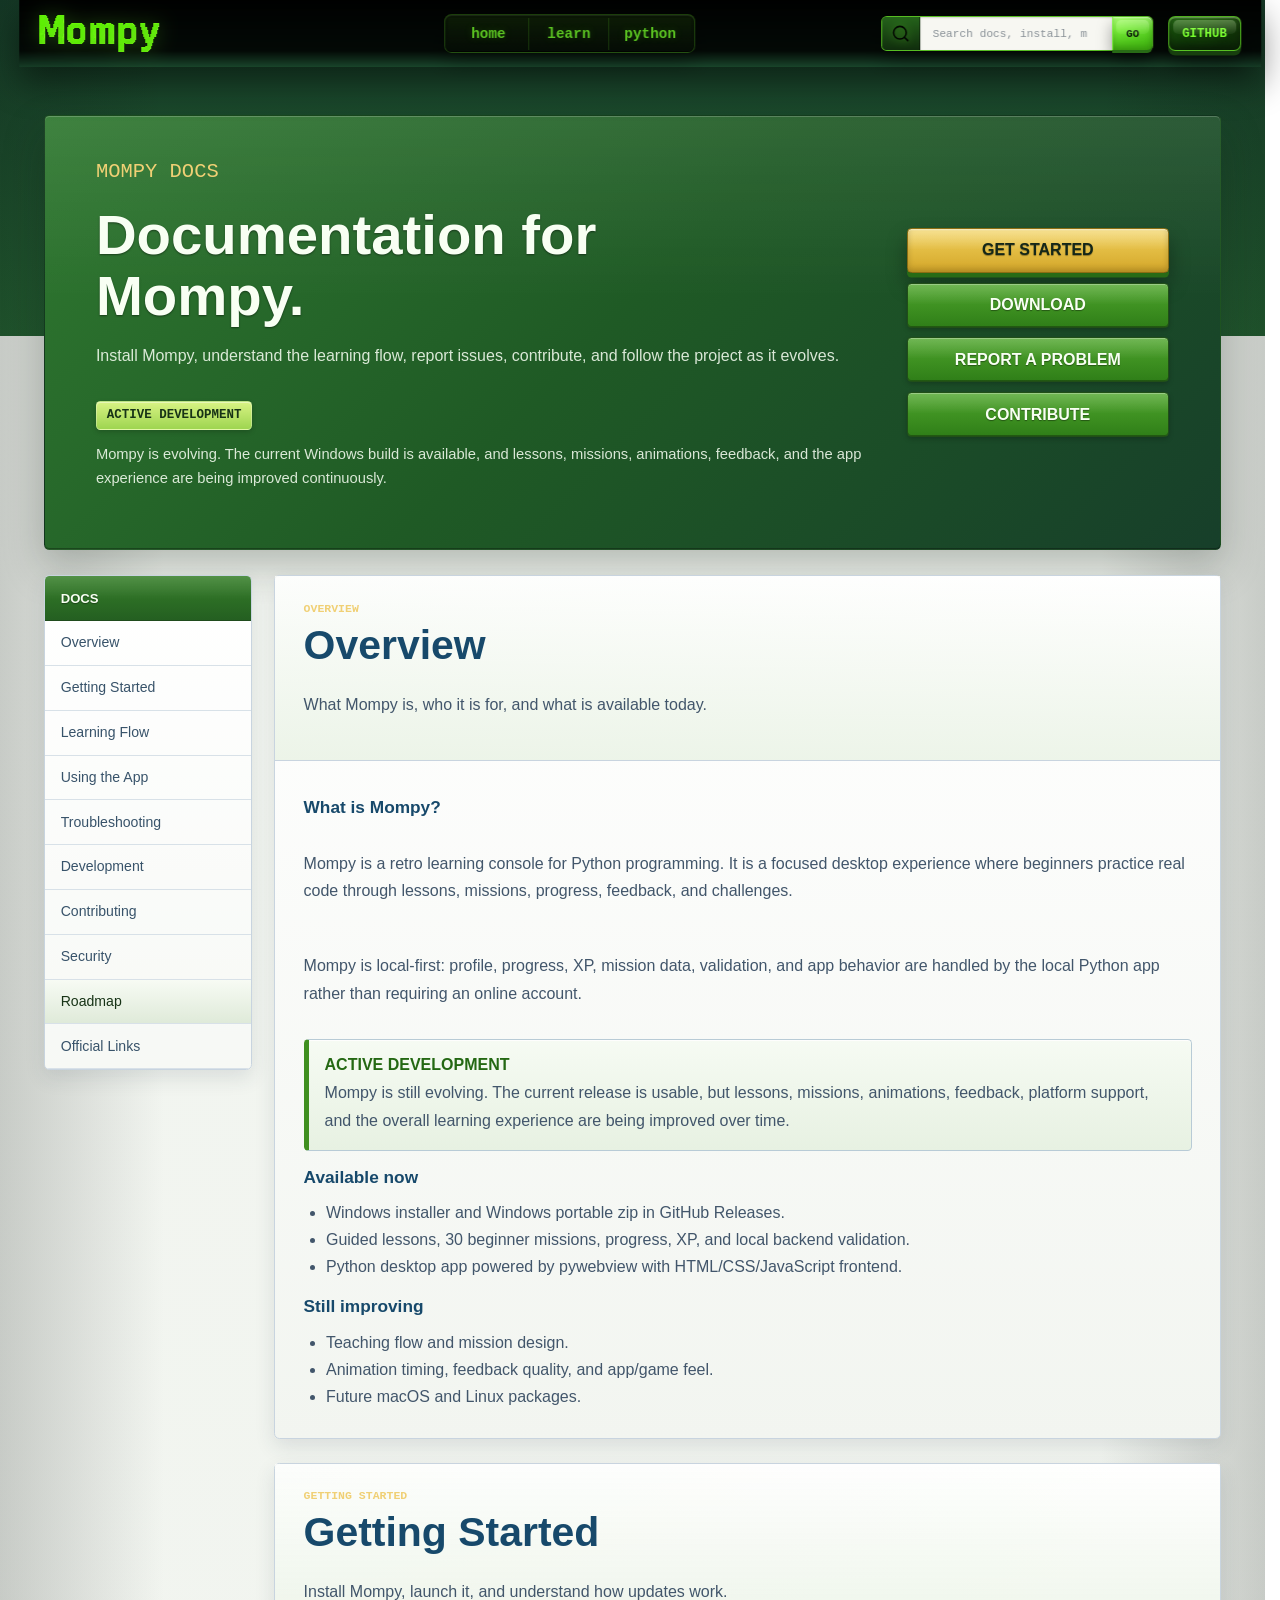
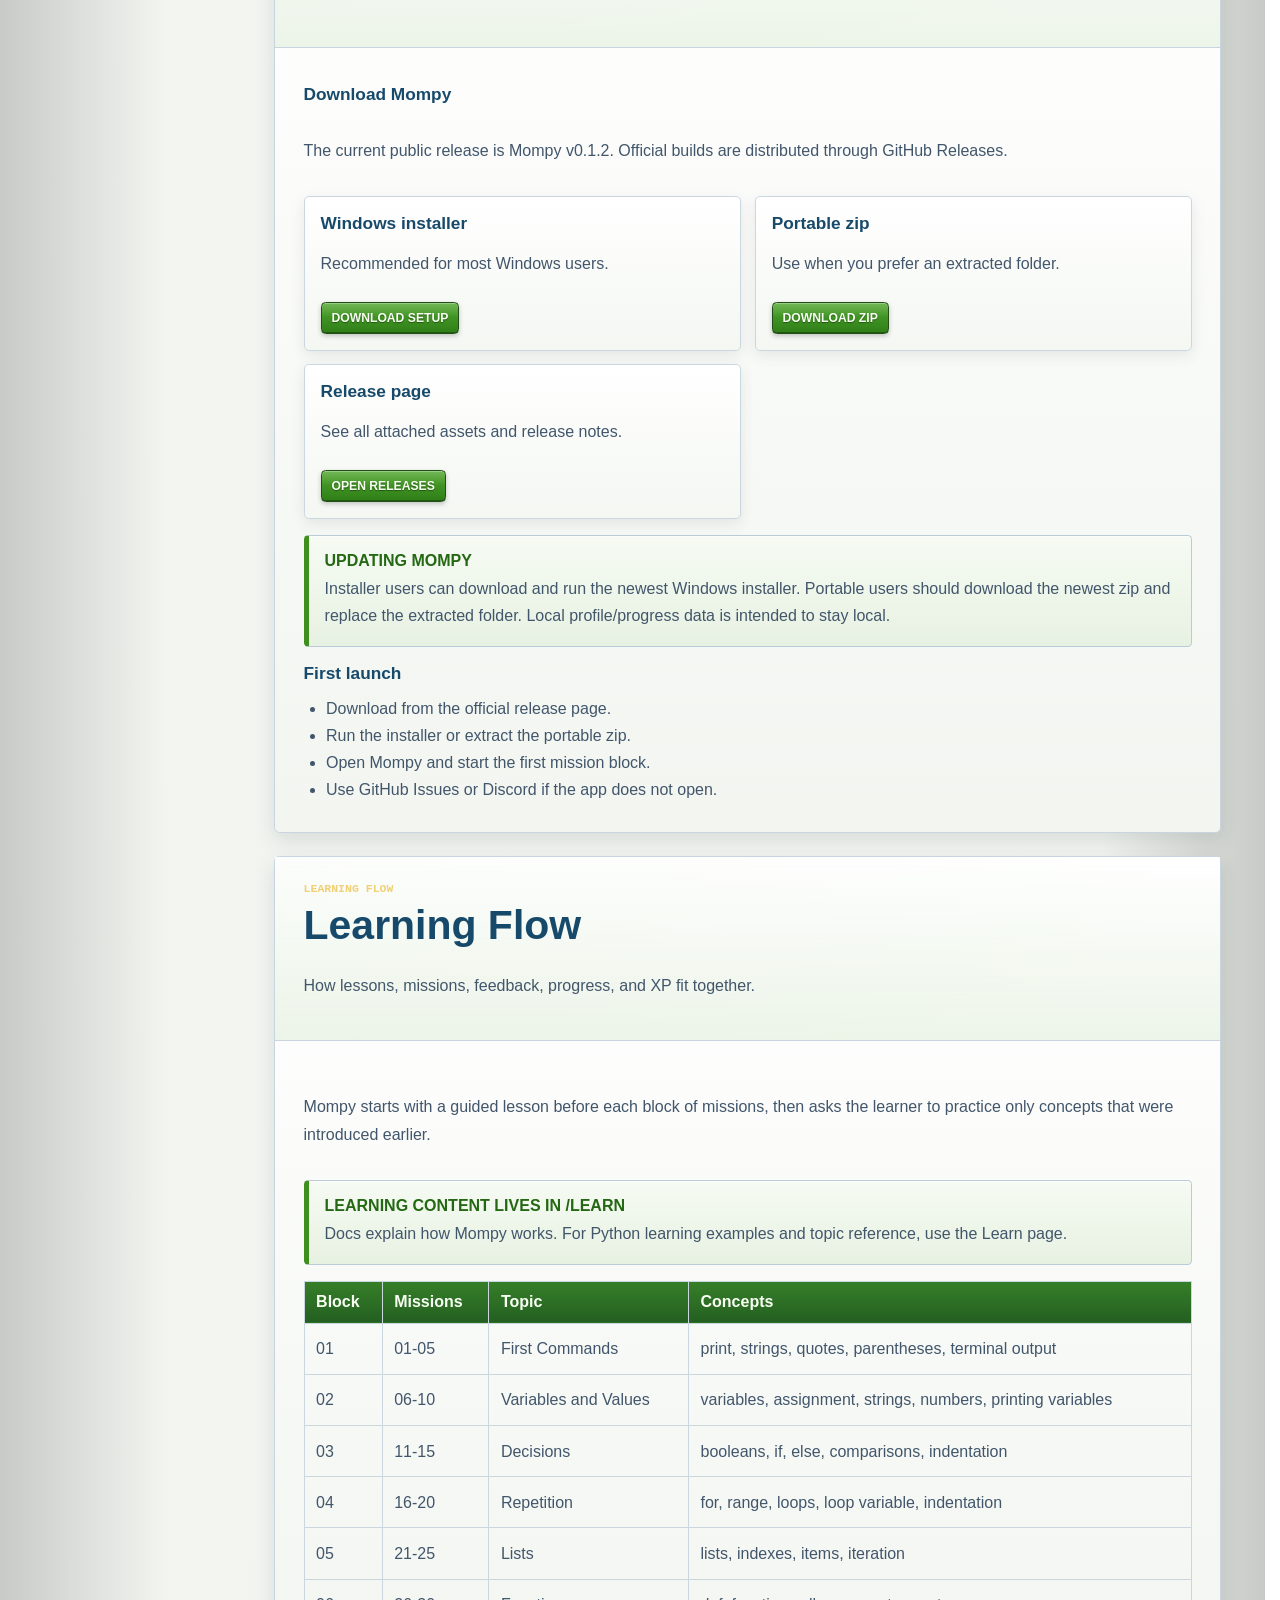
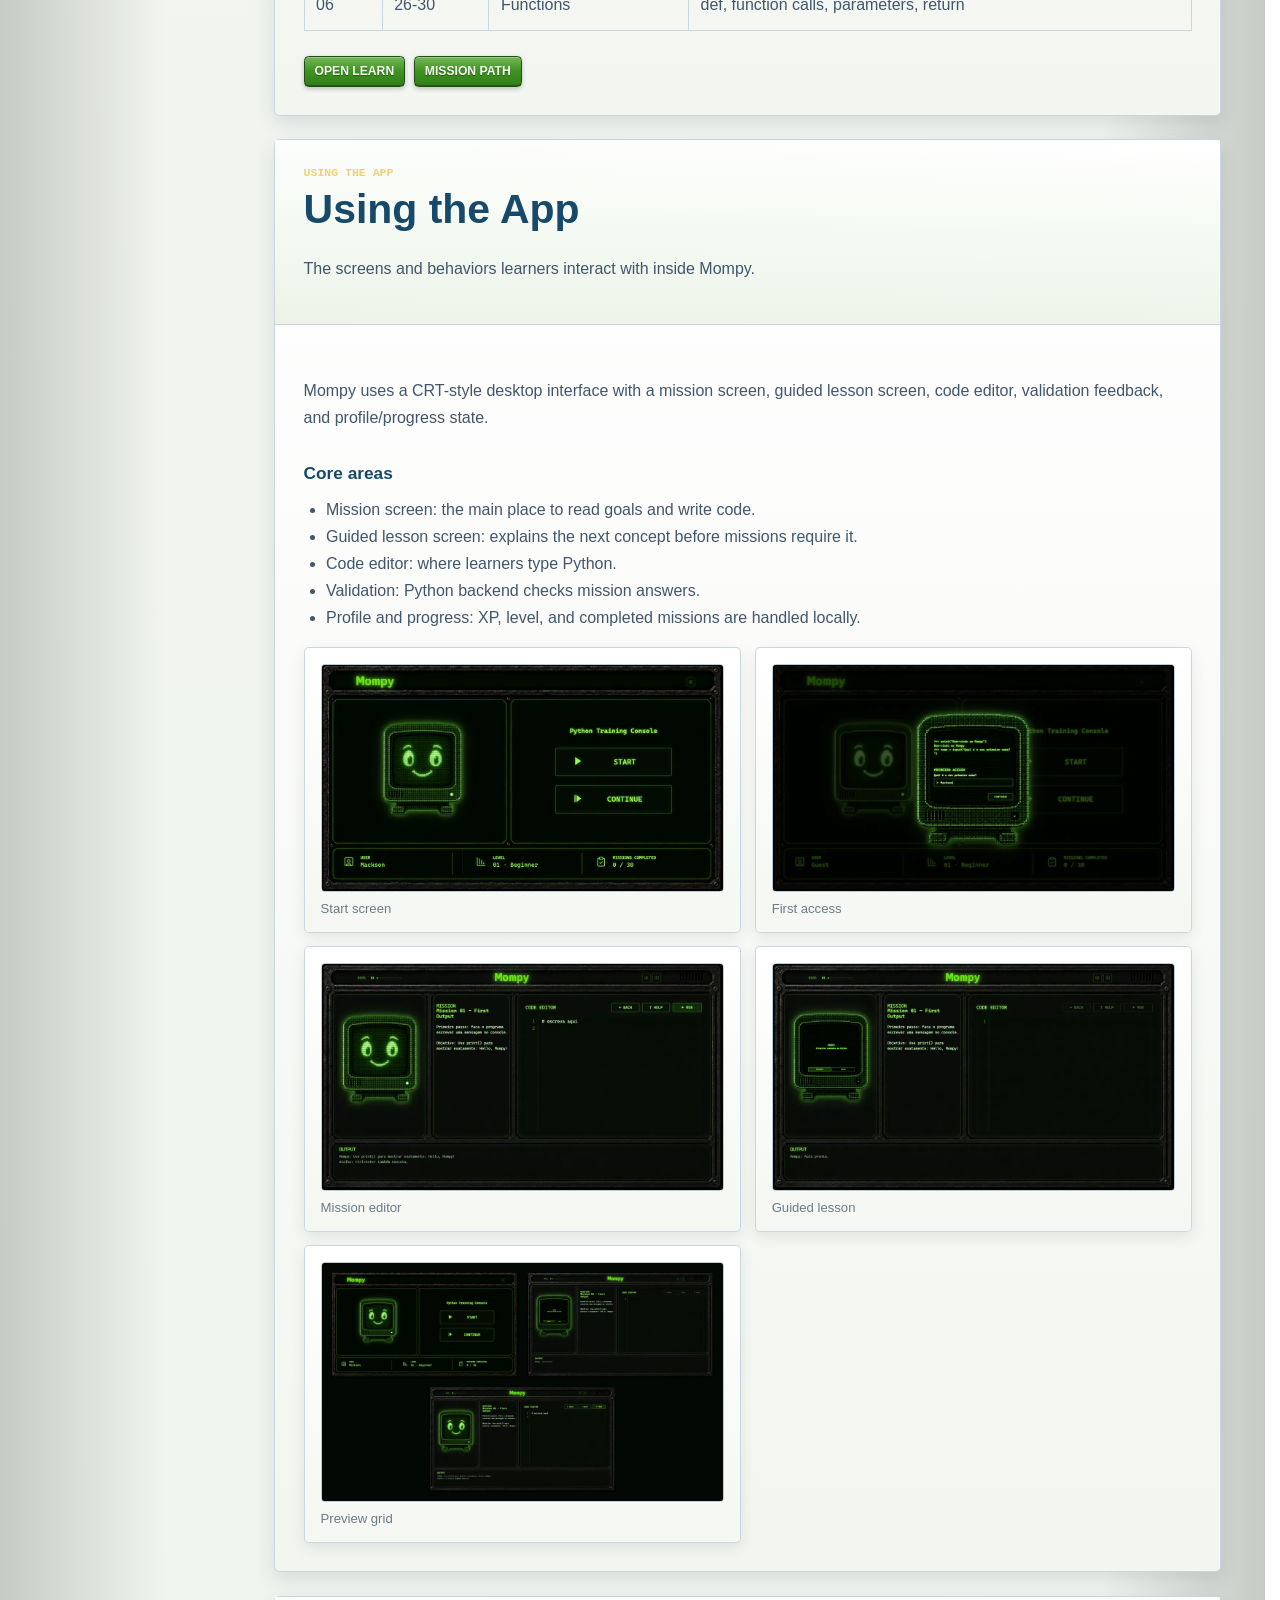
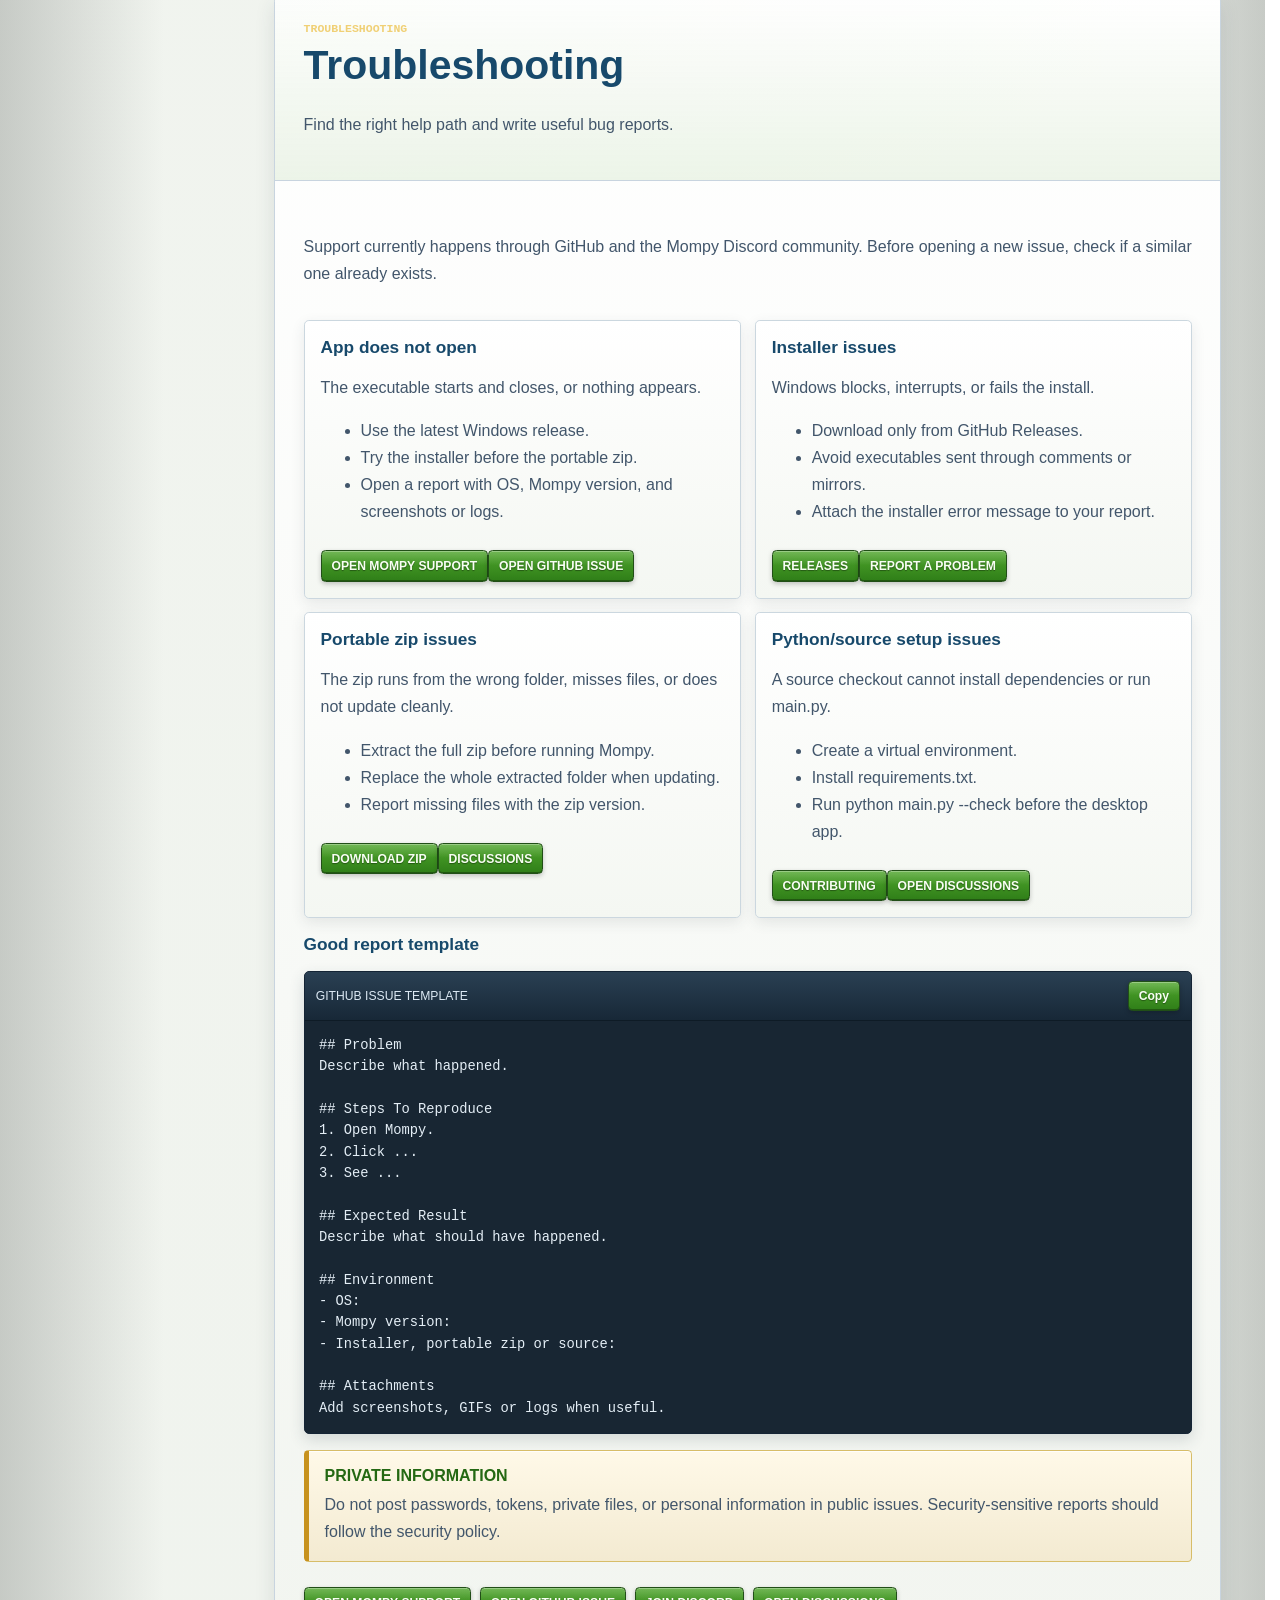
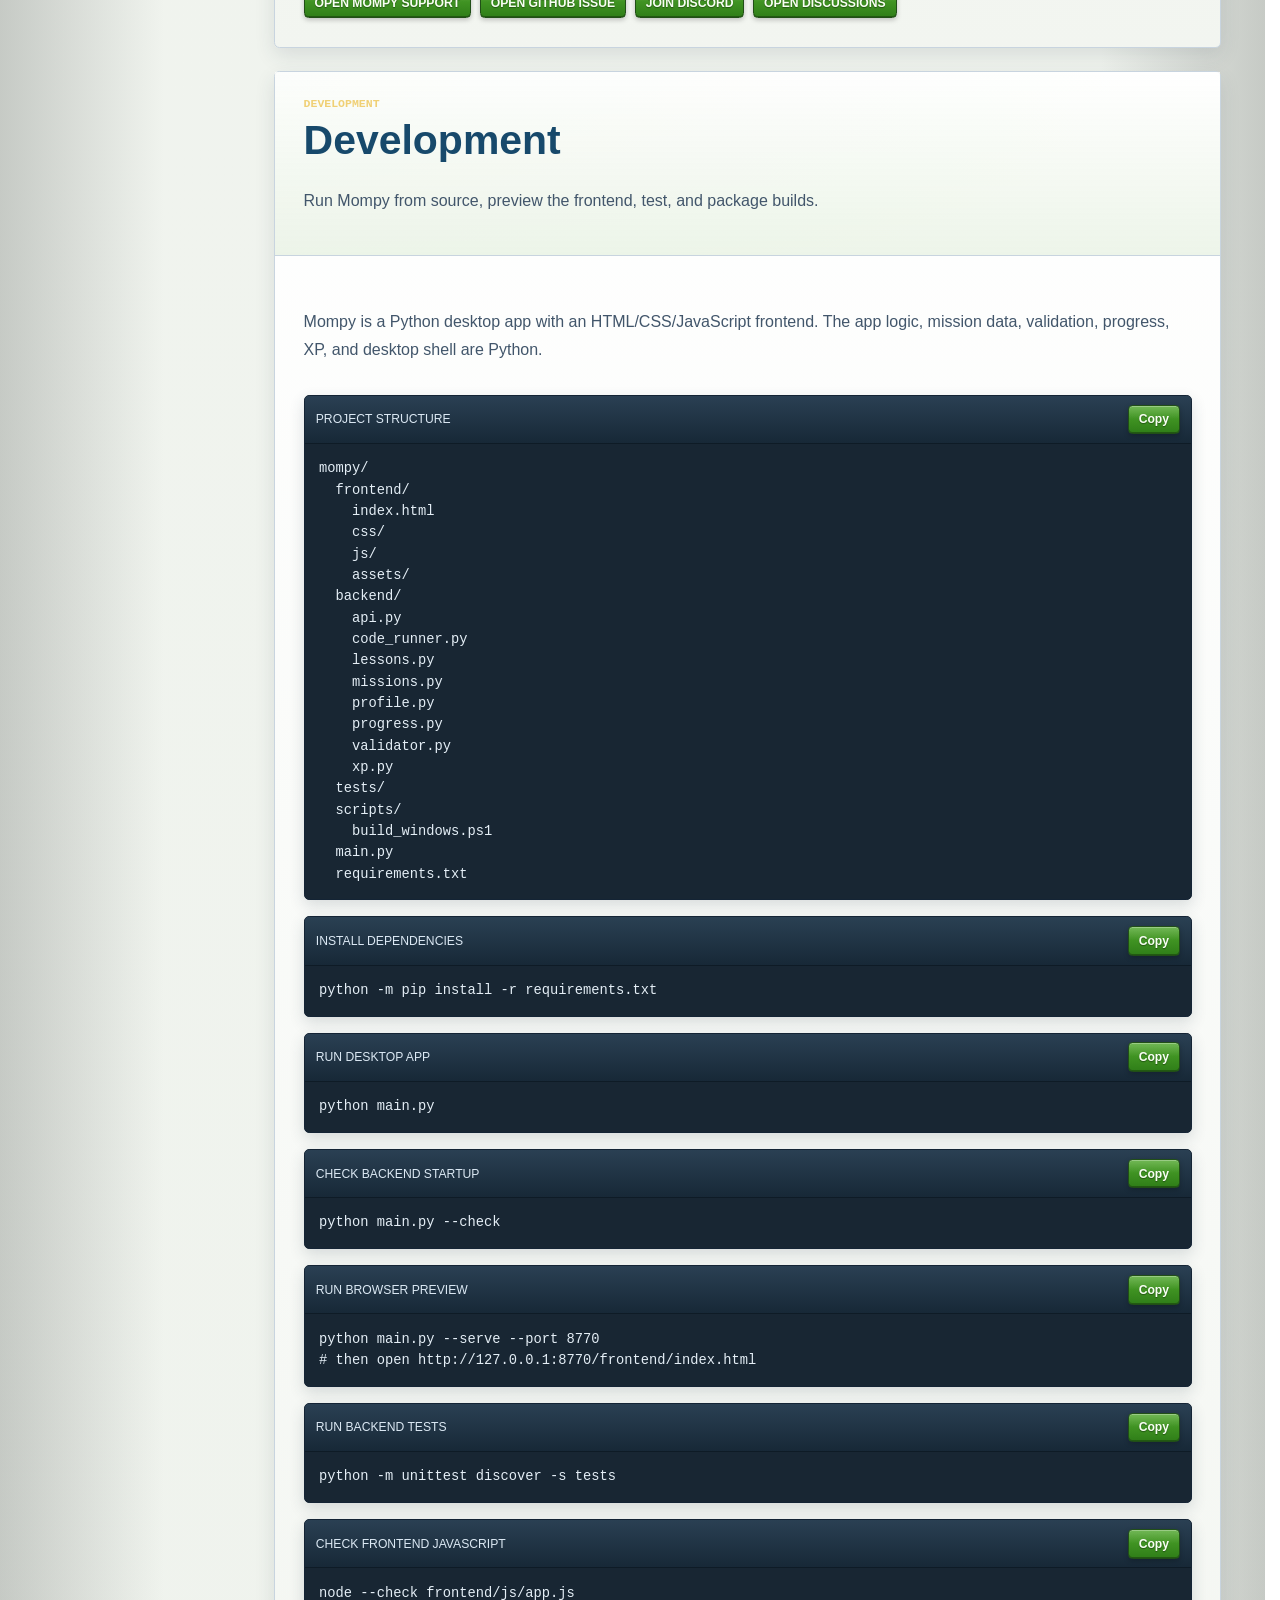
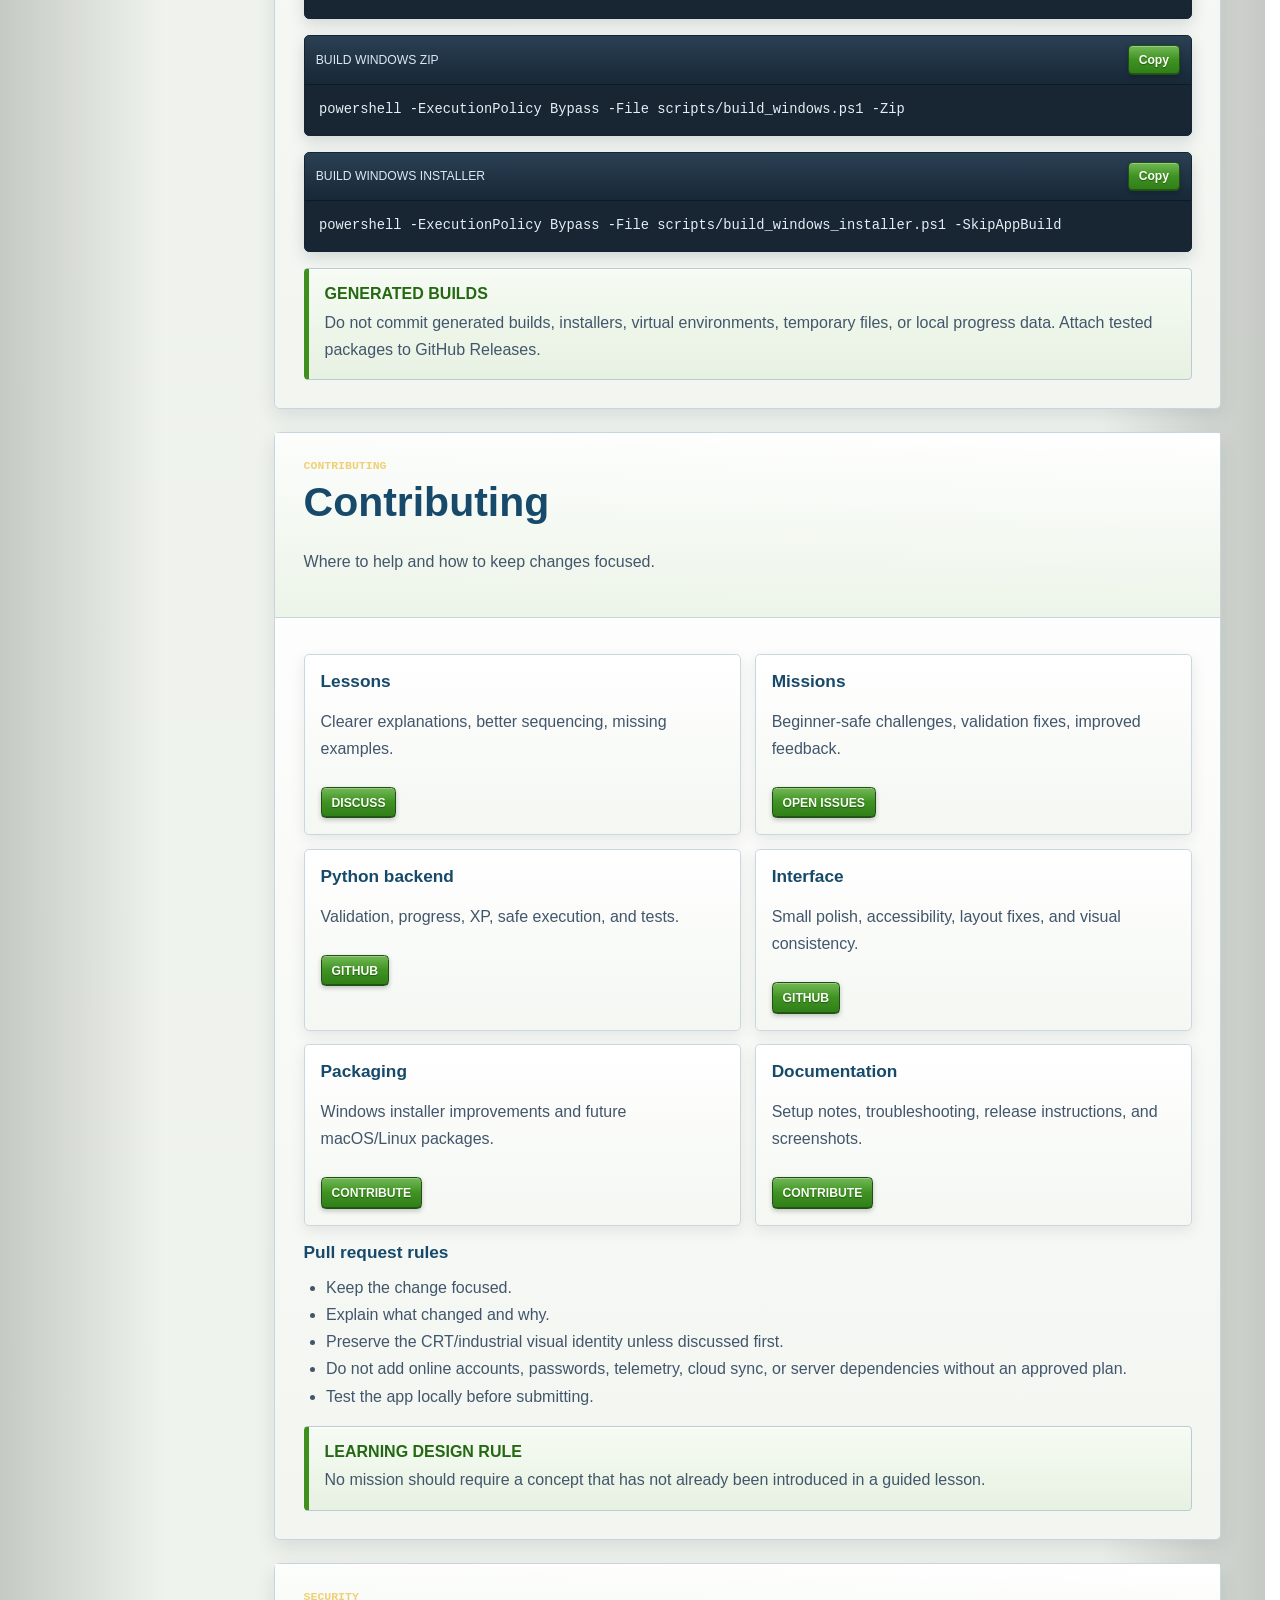
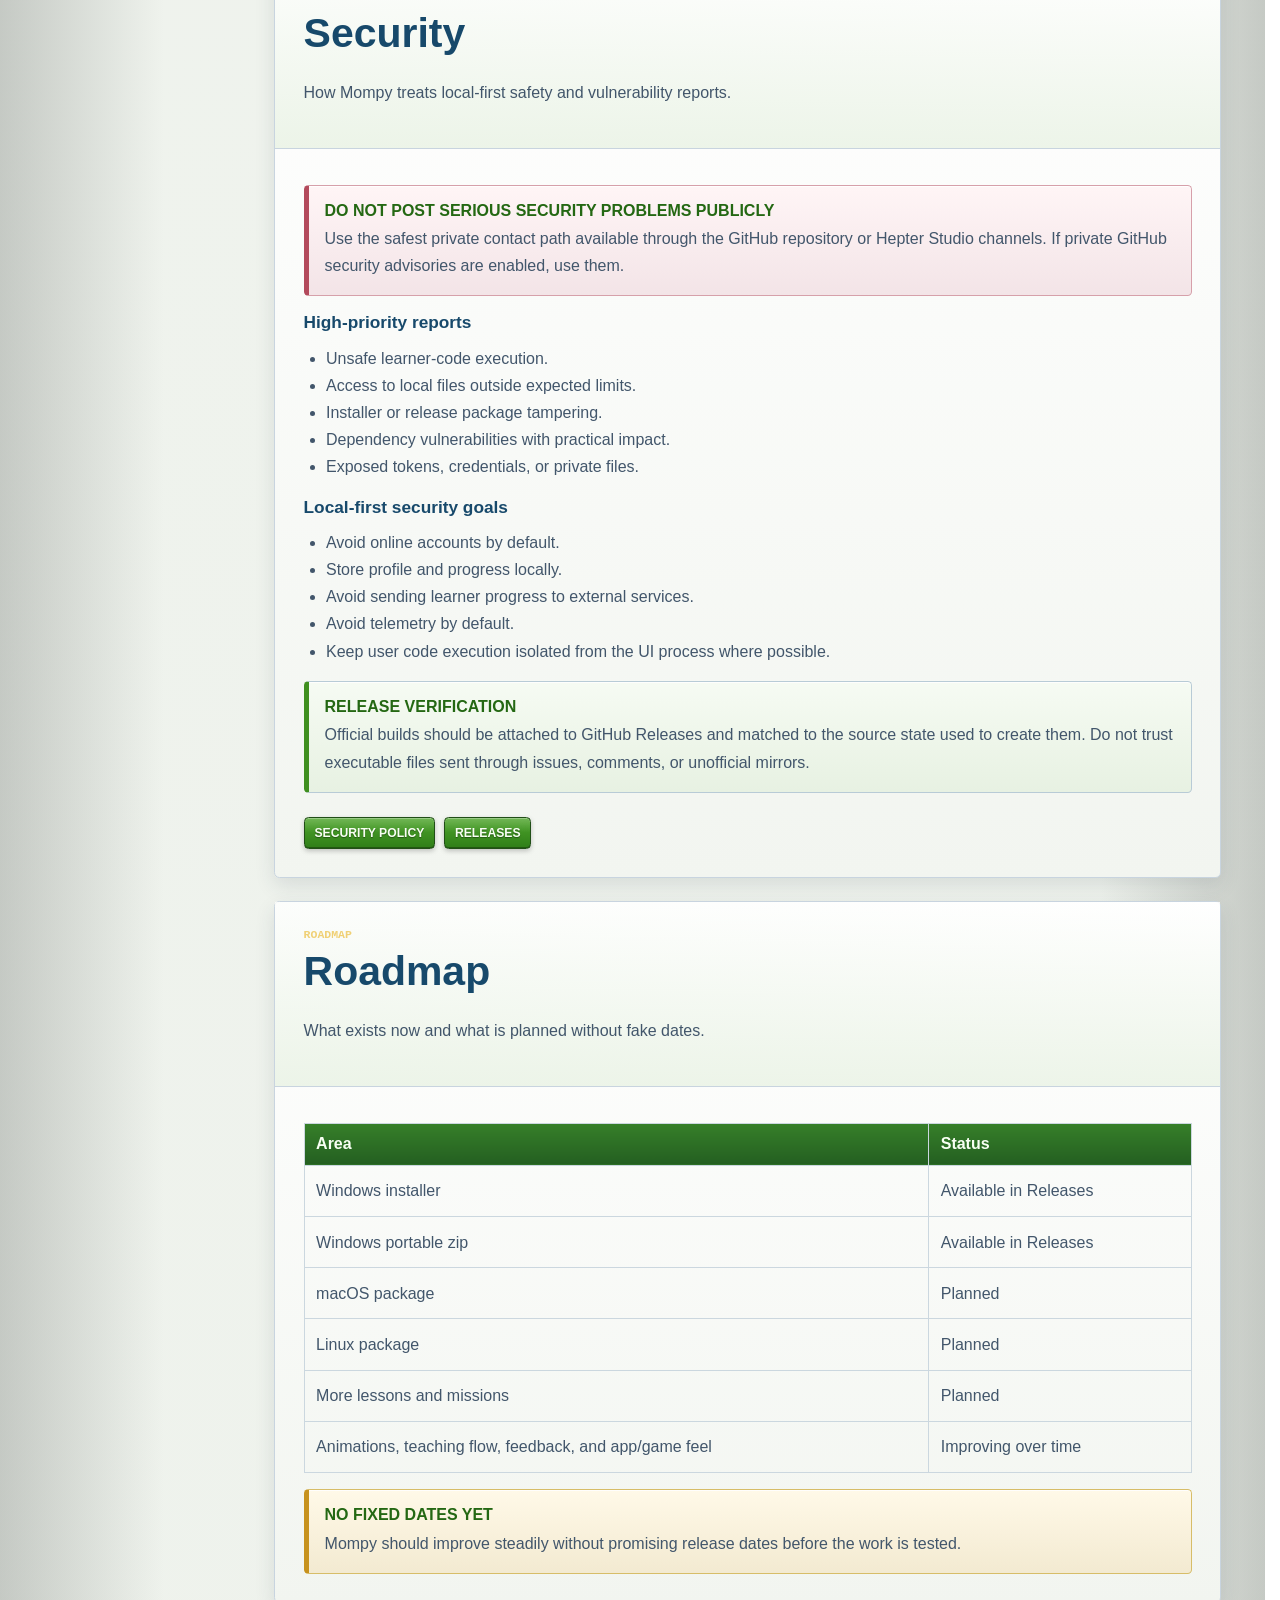
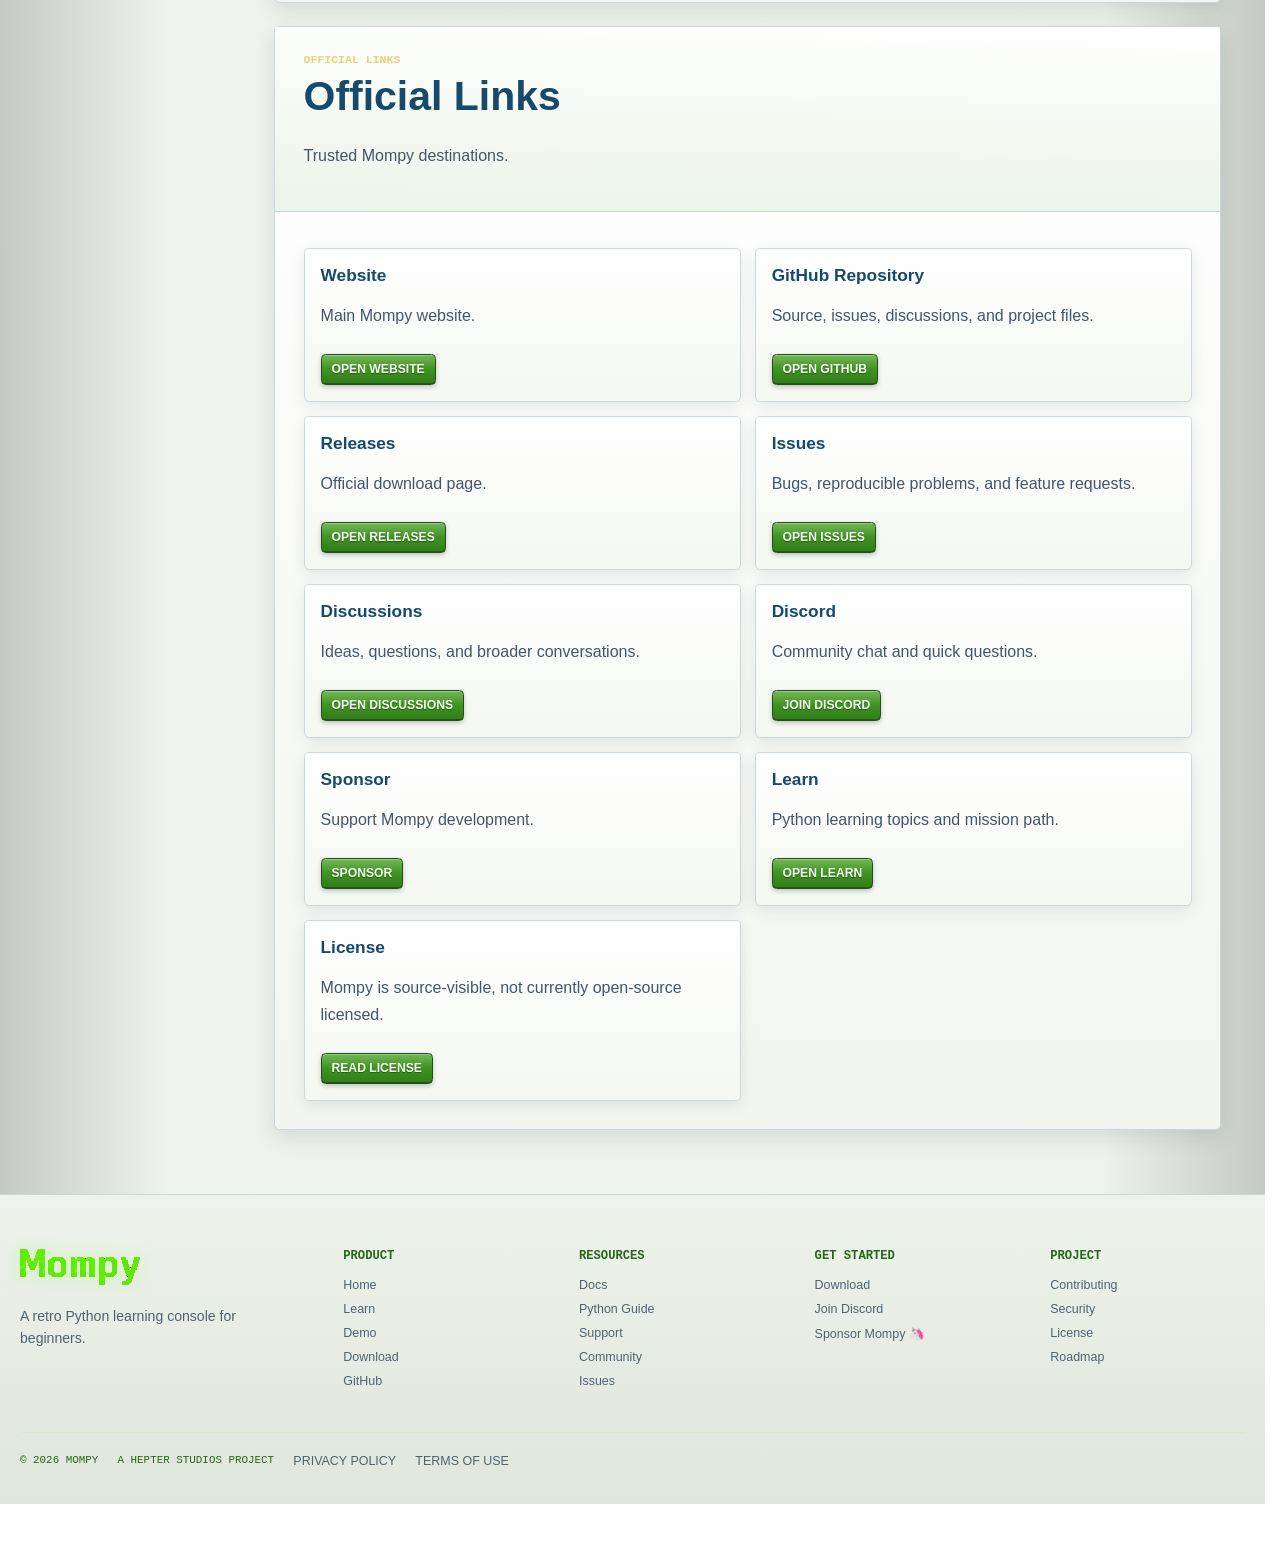
<file: docs/index.html>
<!doctype html>
<html lang="en">
  <head>
    <meta charset="utf-8" />
    <meta http-equiv="refresh" content="0; url=../docs.html" />
    <title>Mompy Docs</title>
    <script>location.replace("../docs.html" + location.hash);</script>
  </head>
  <body>
    <a href="../docs.html">Open Mompy Docs</a>
  </body>
</html>
</file>
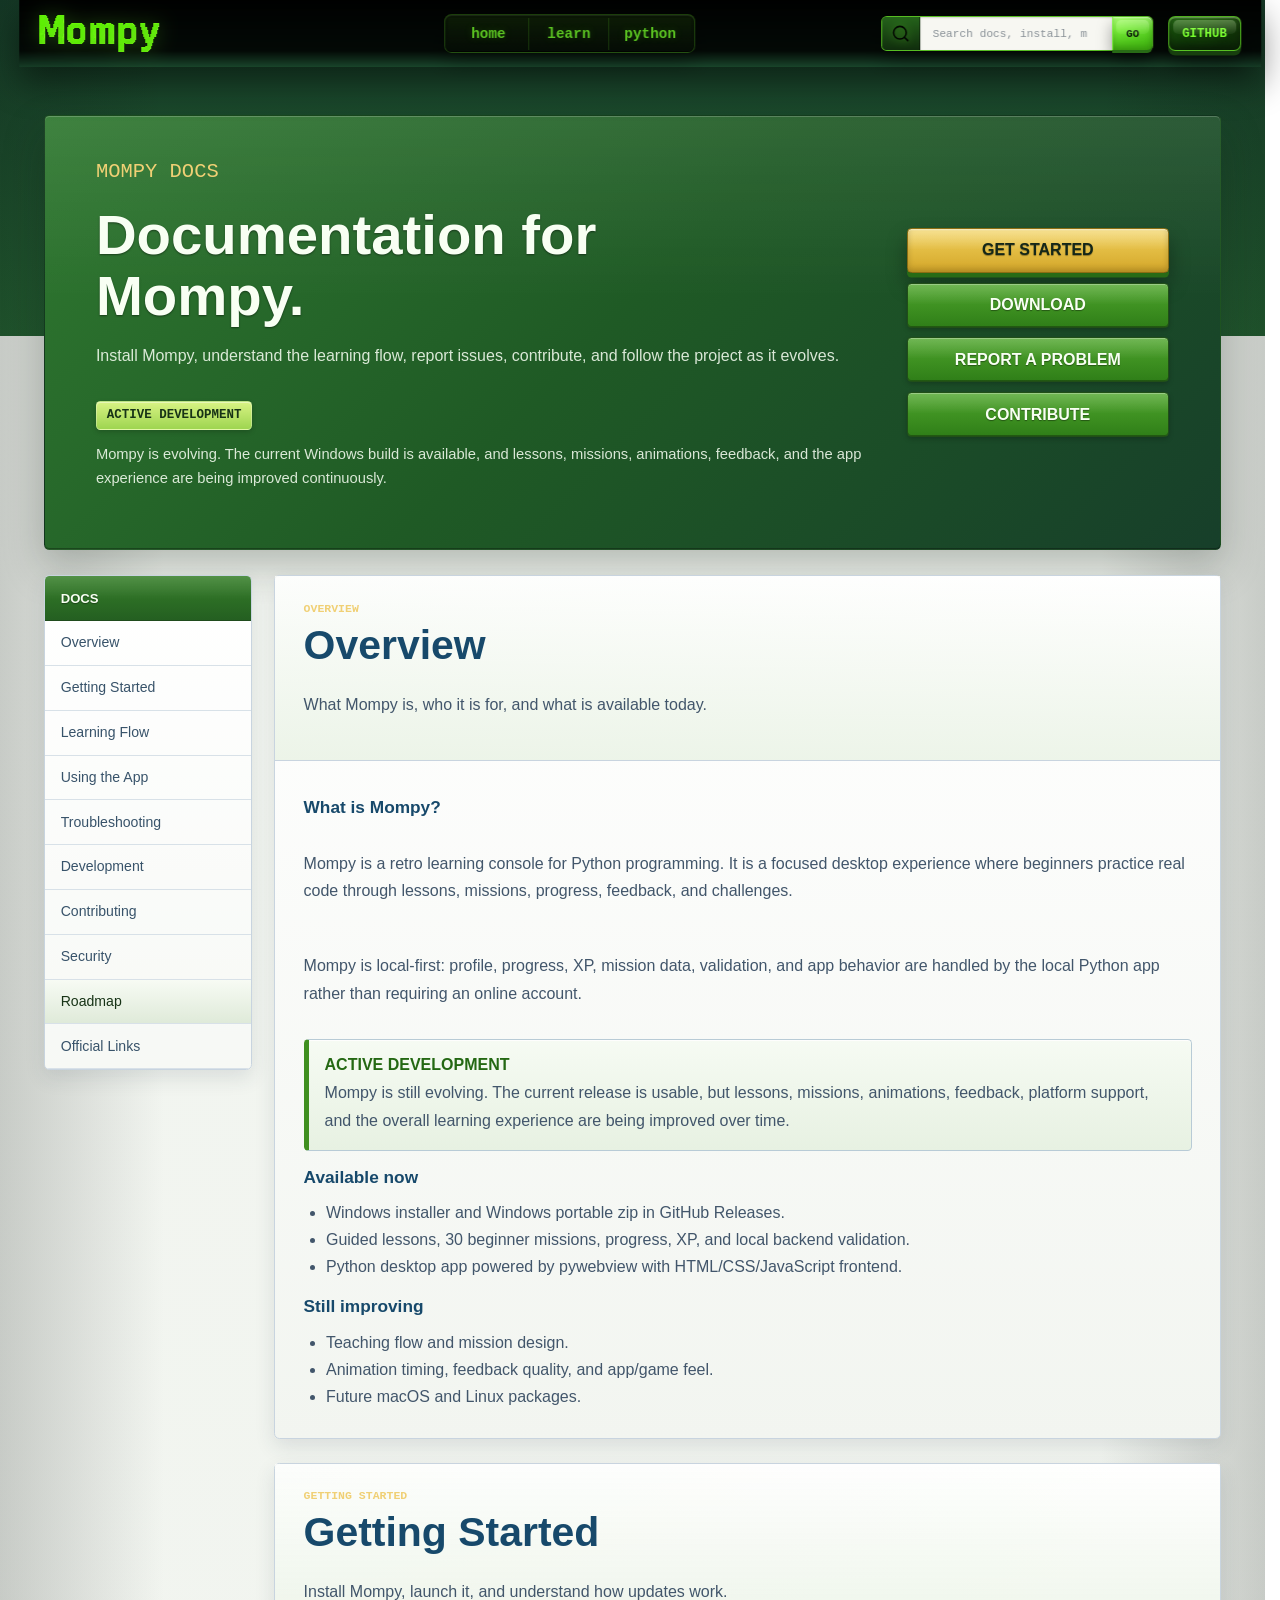
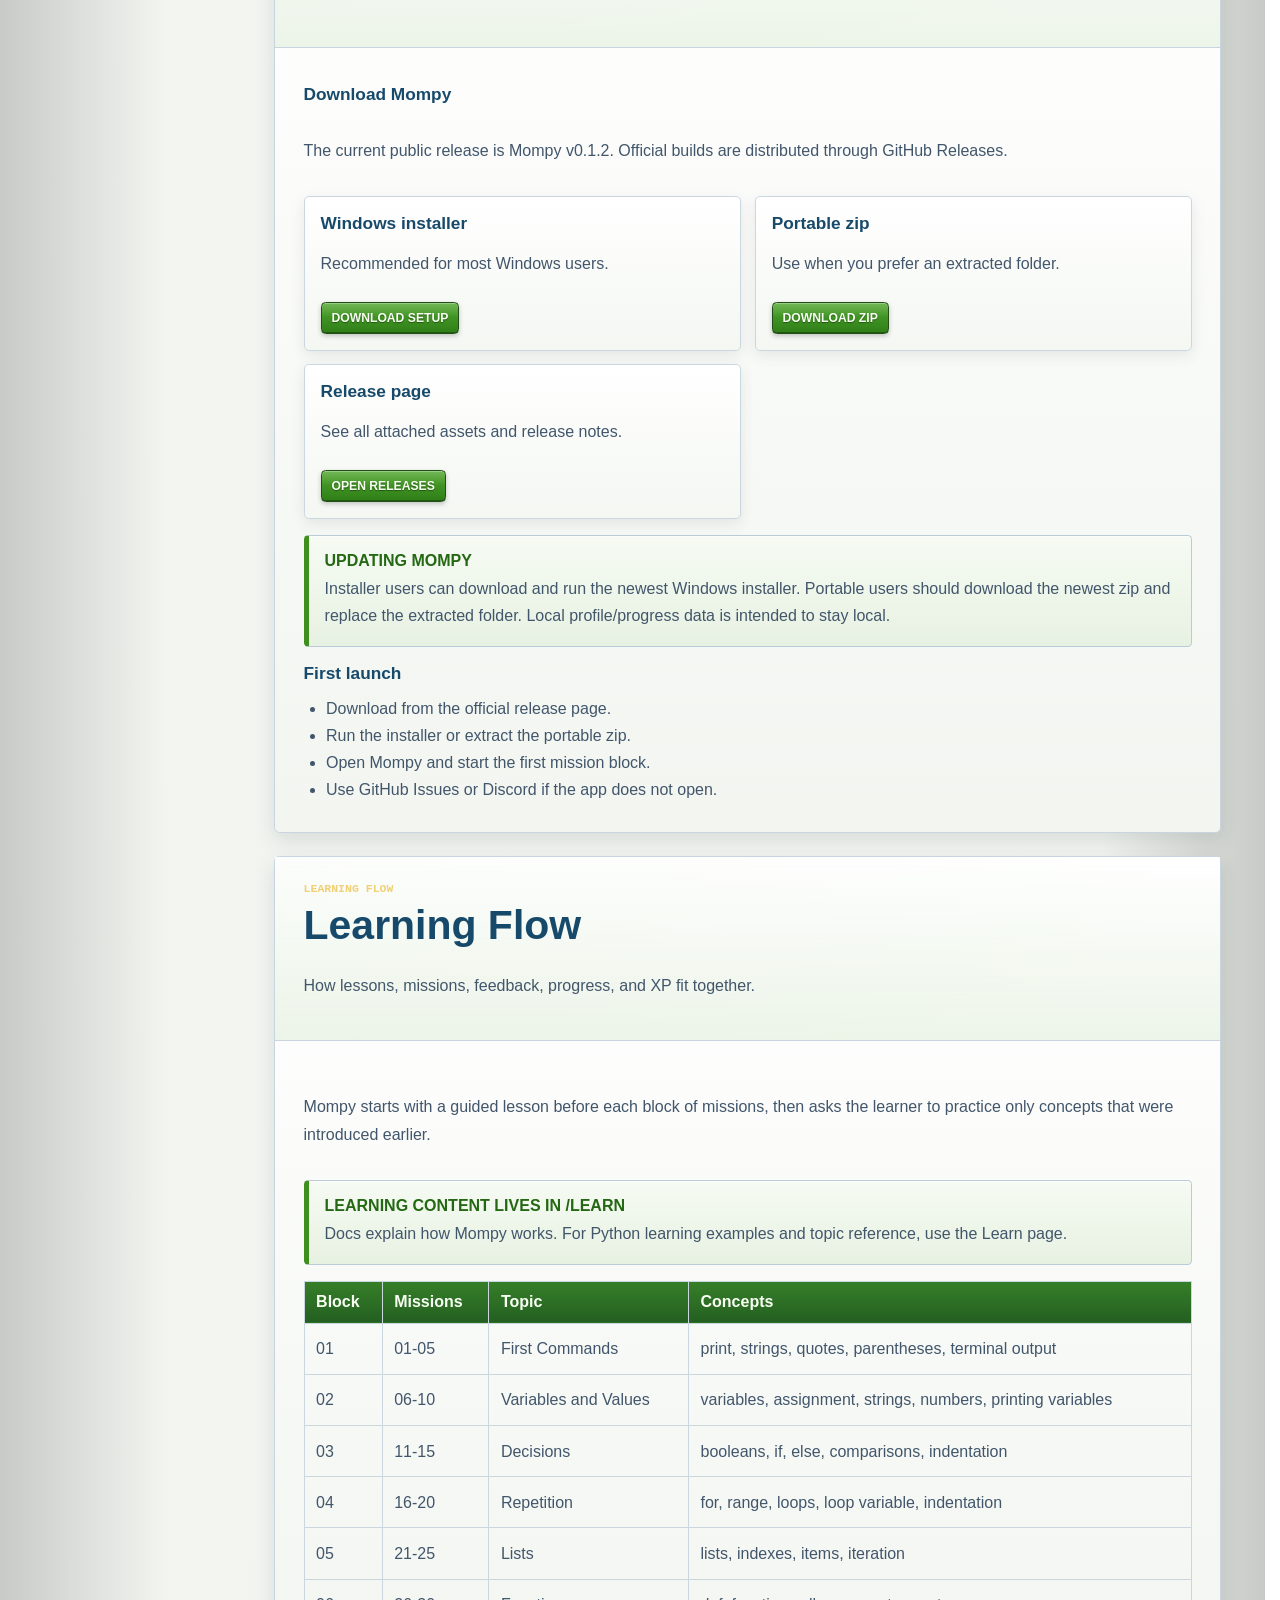
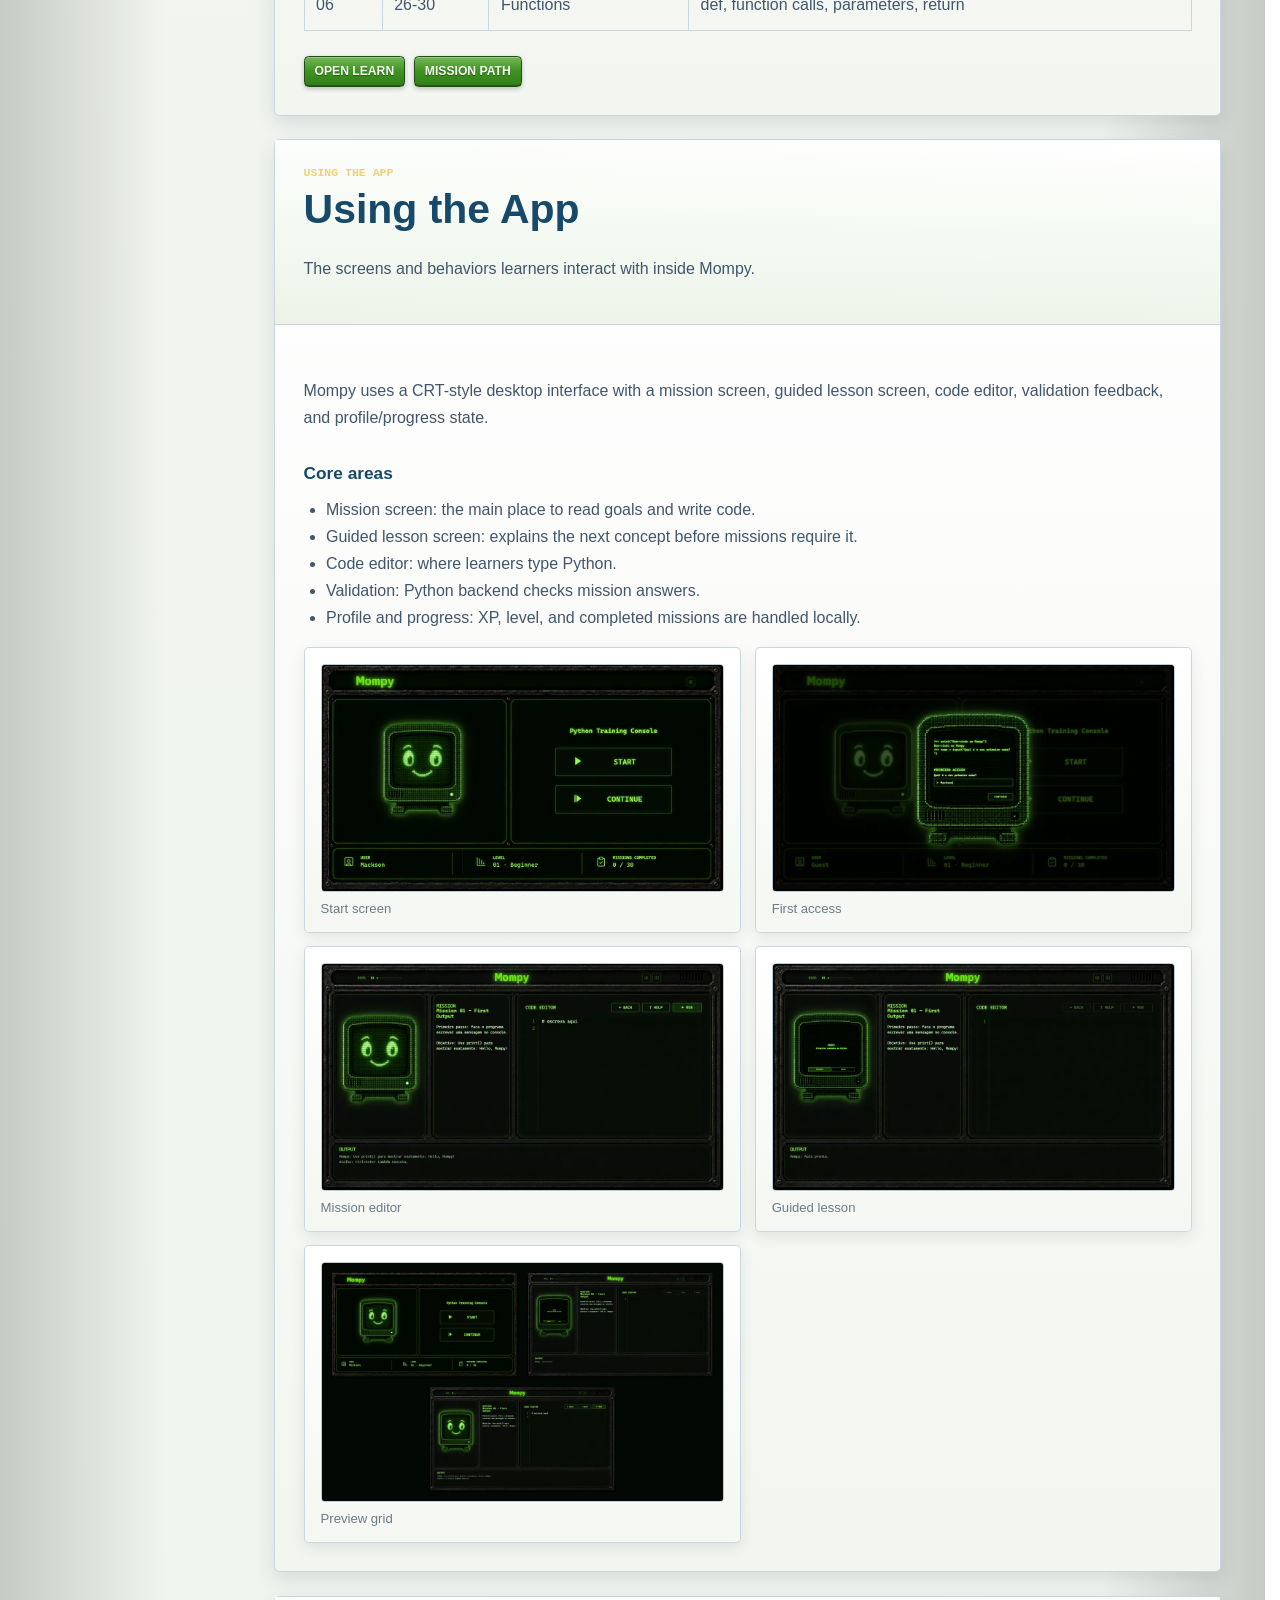
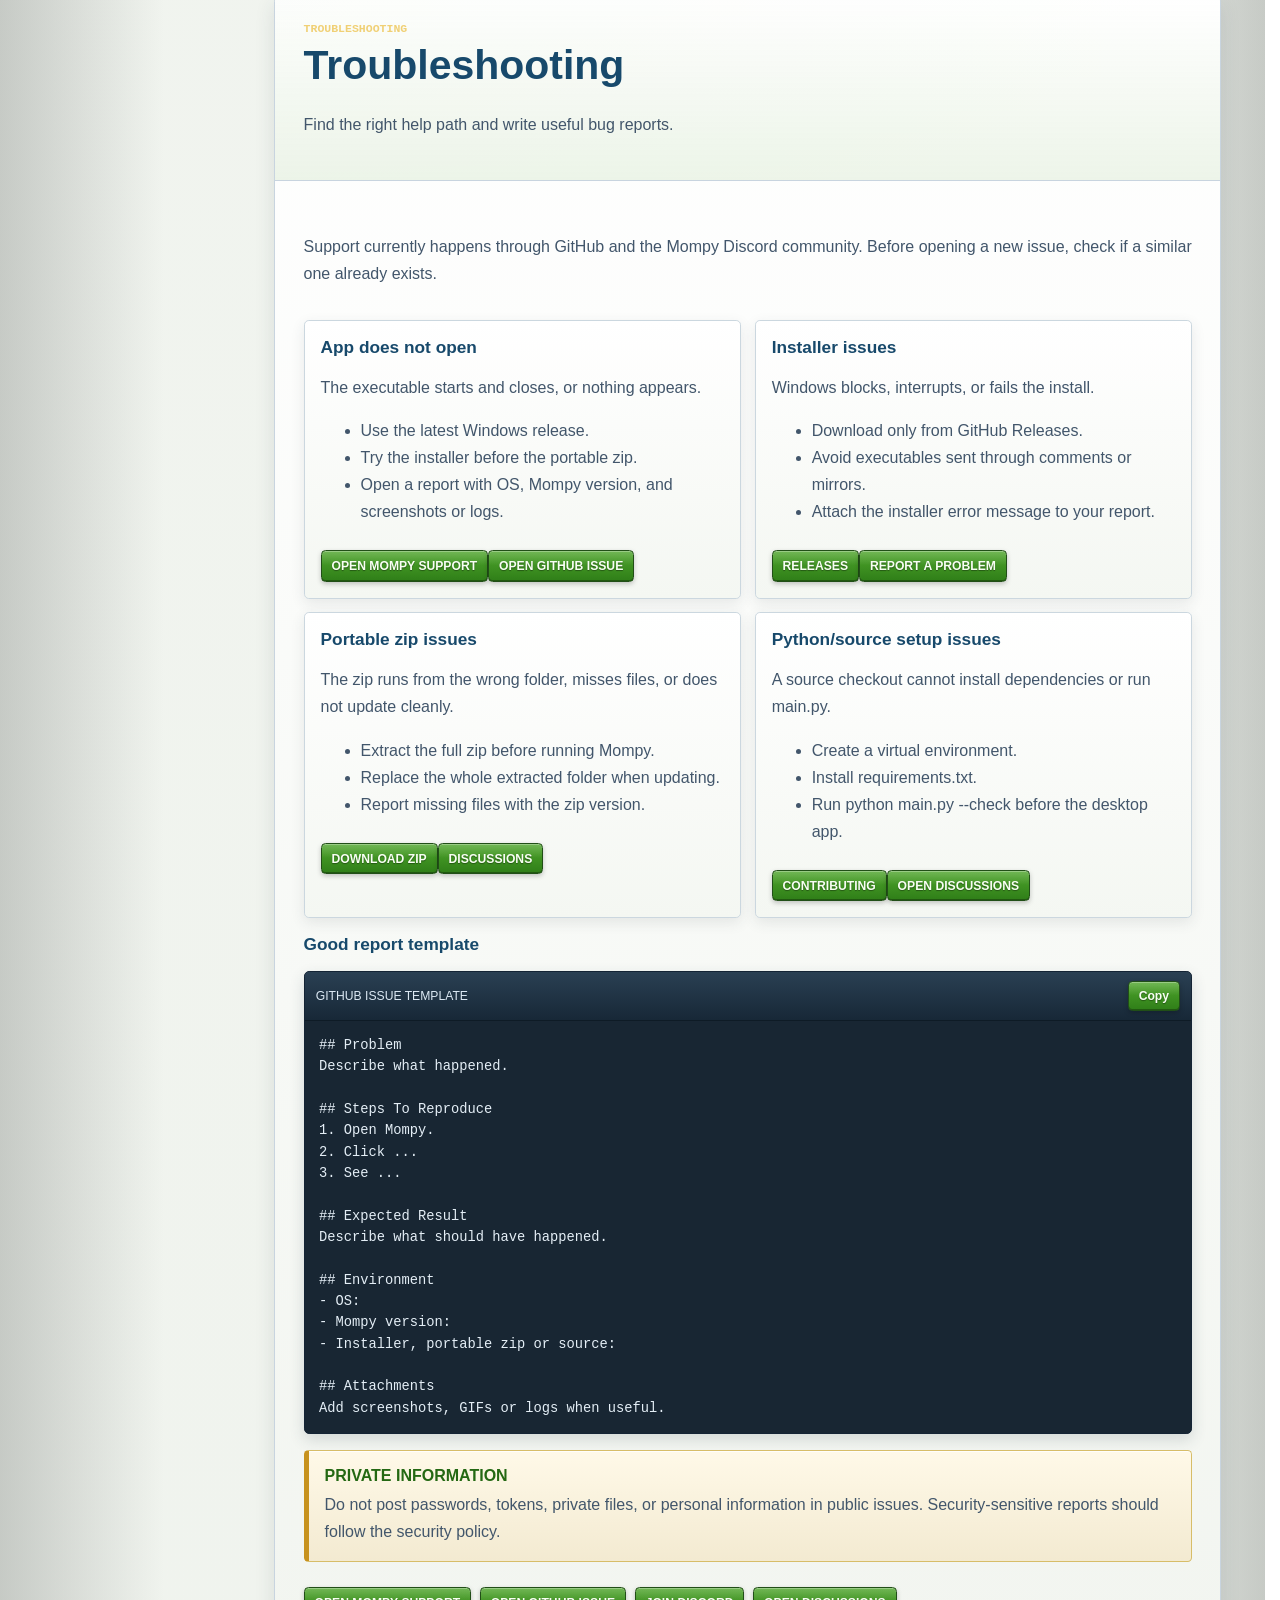
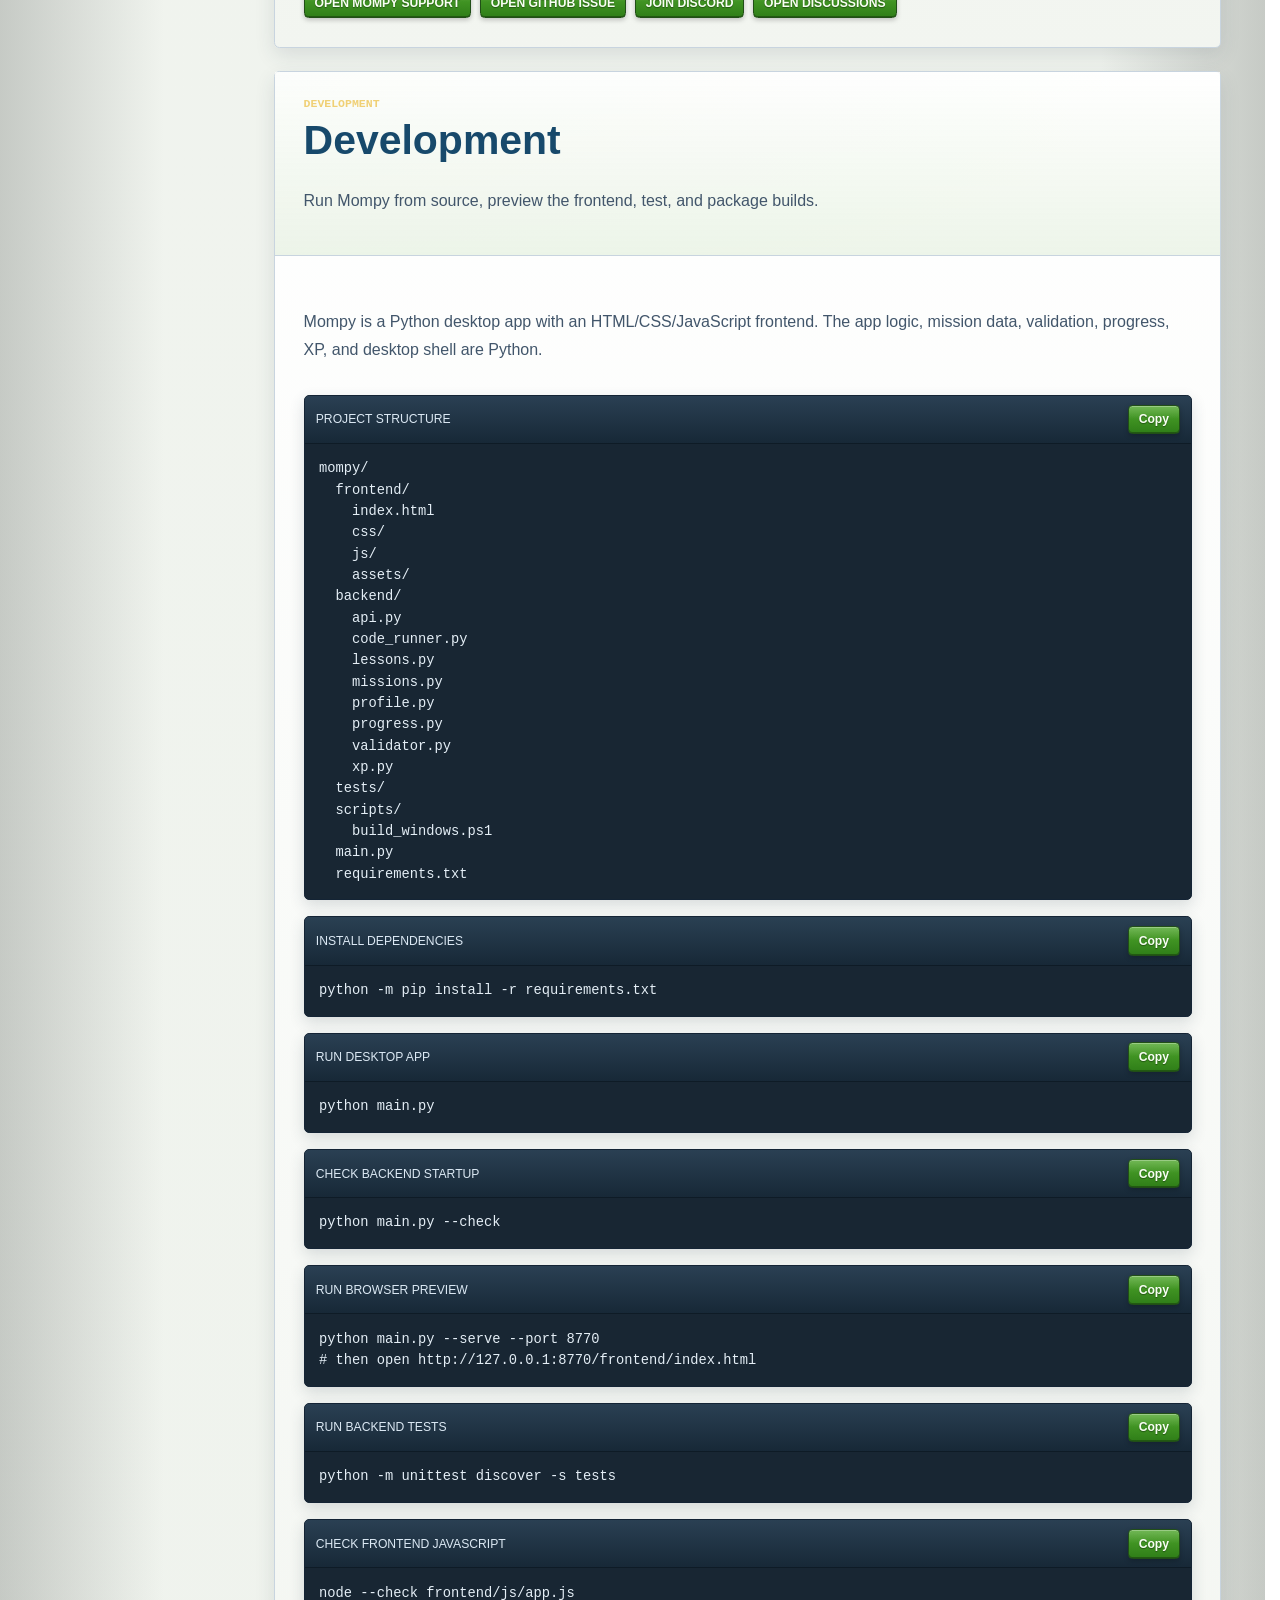
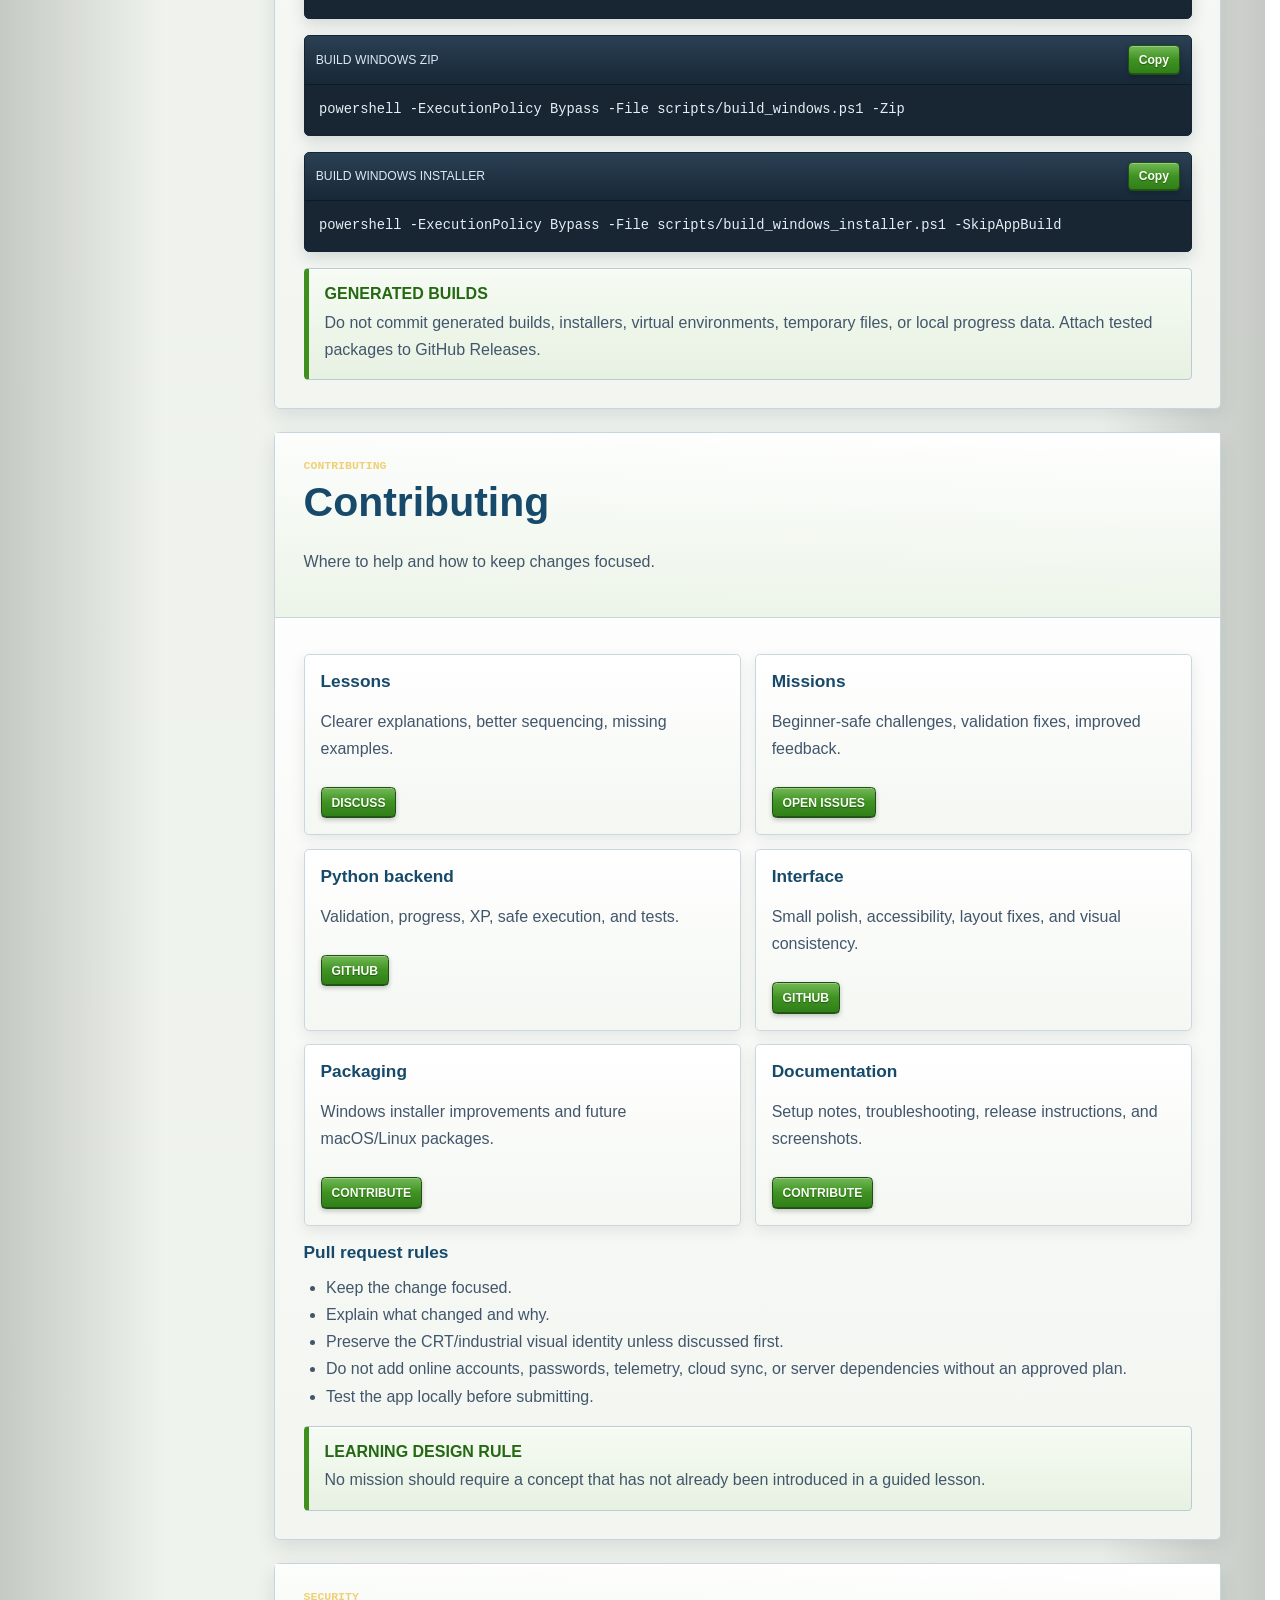
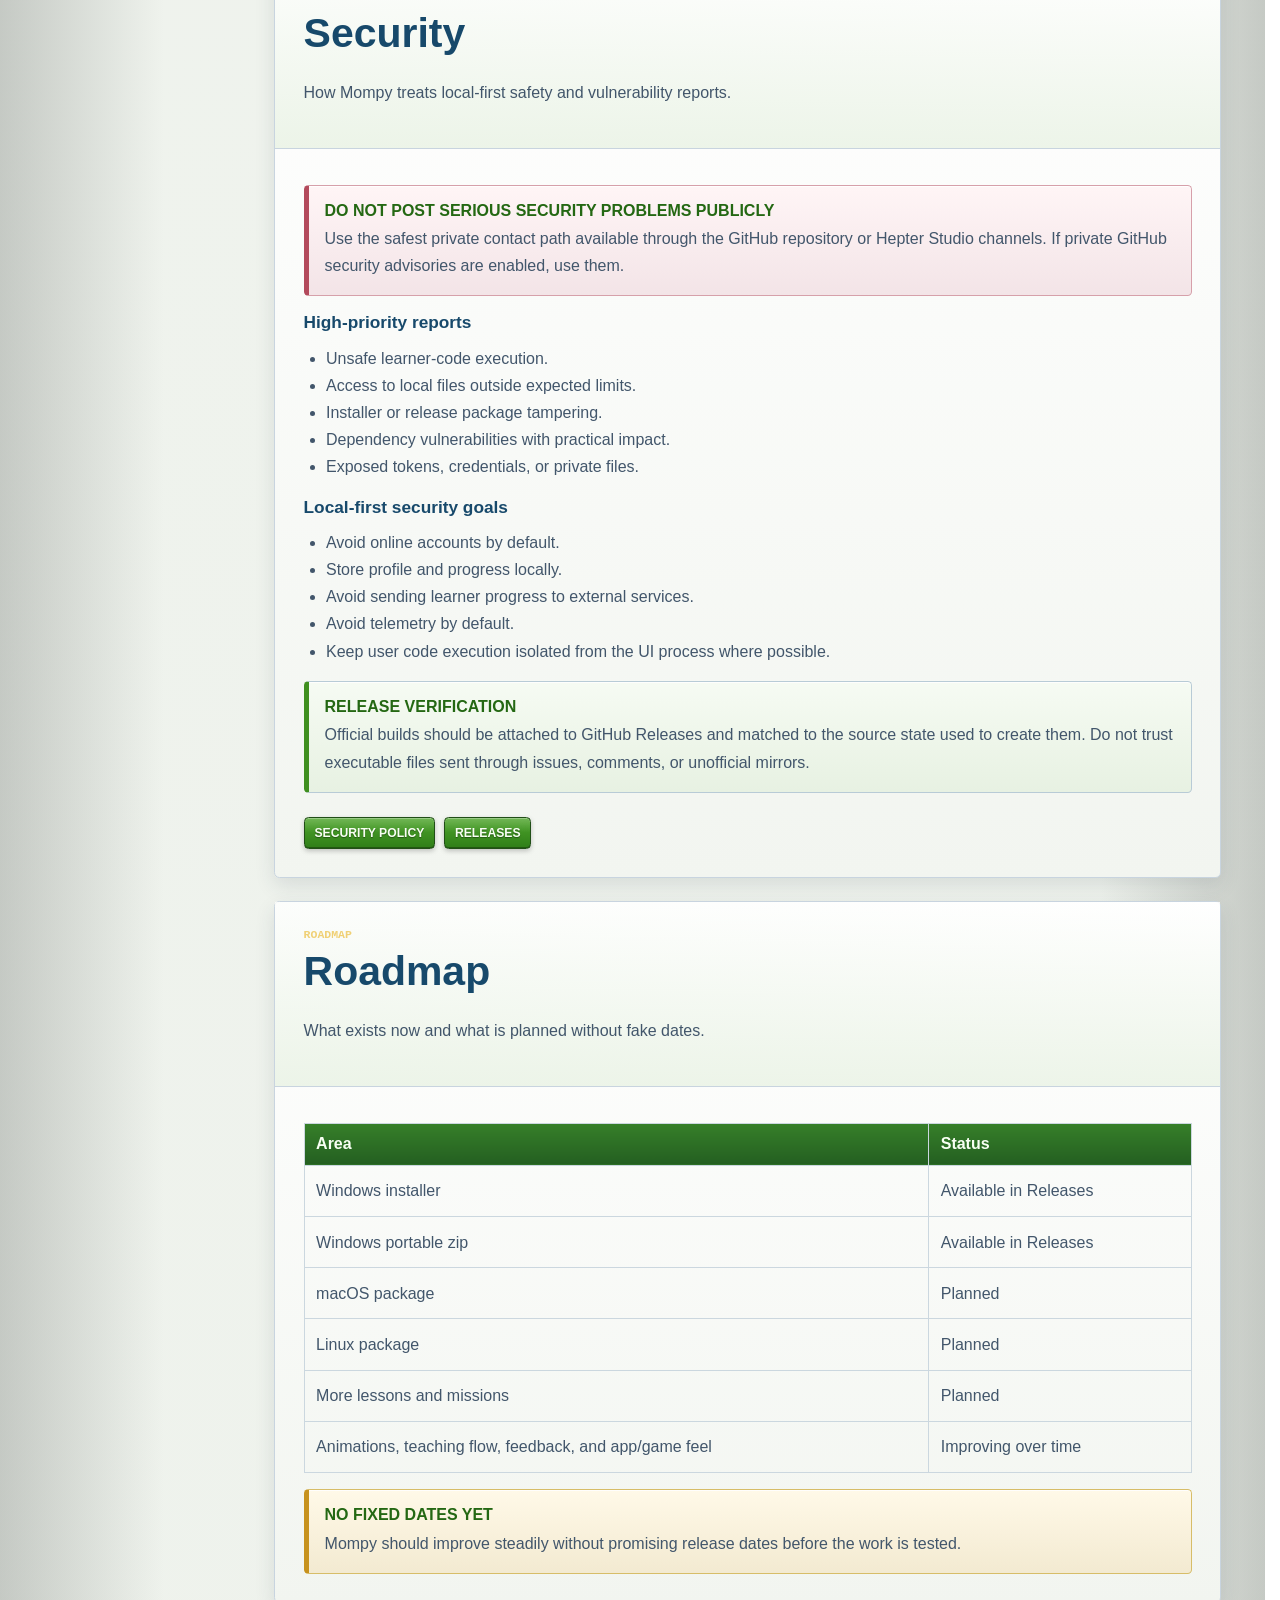
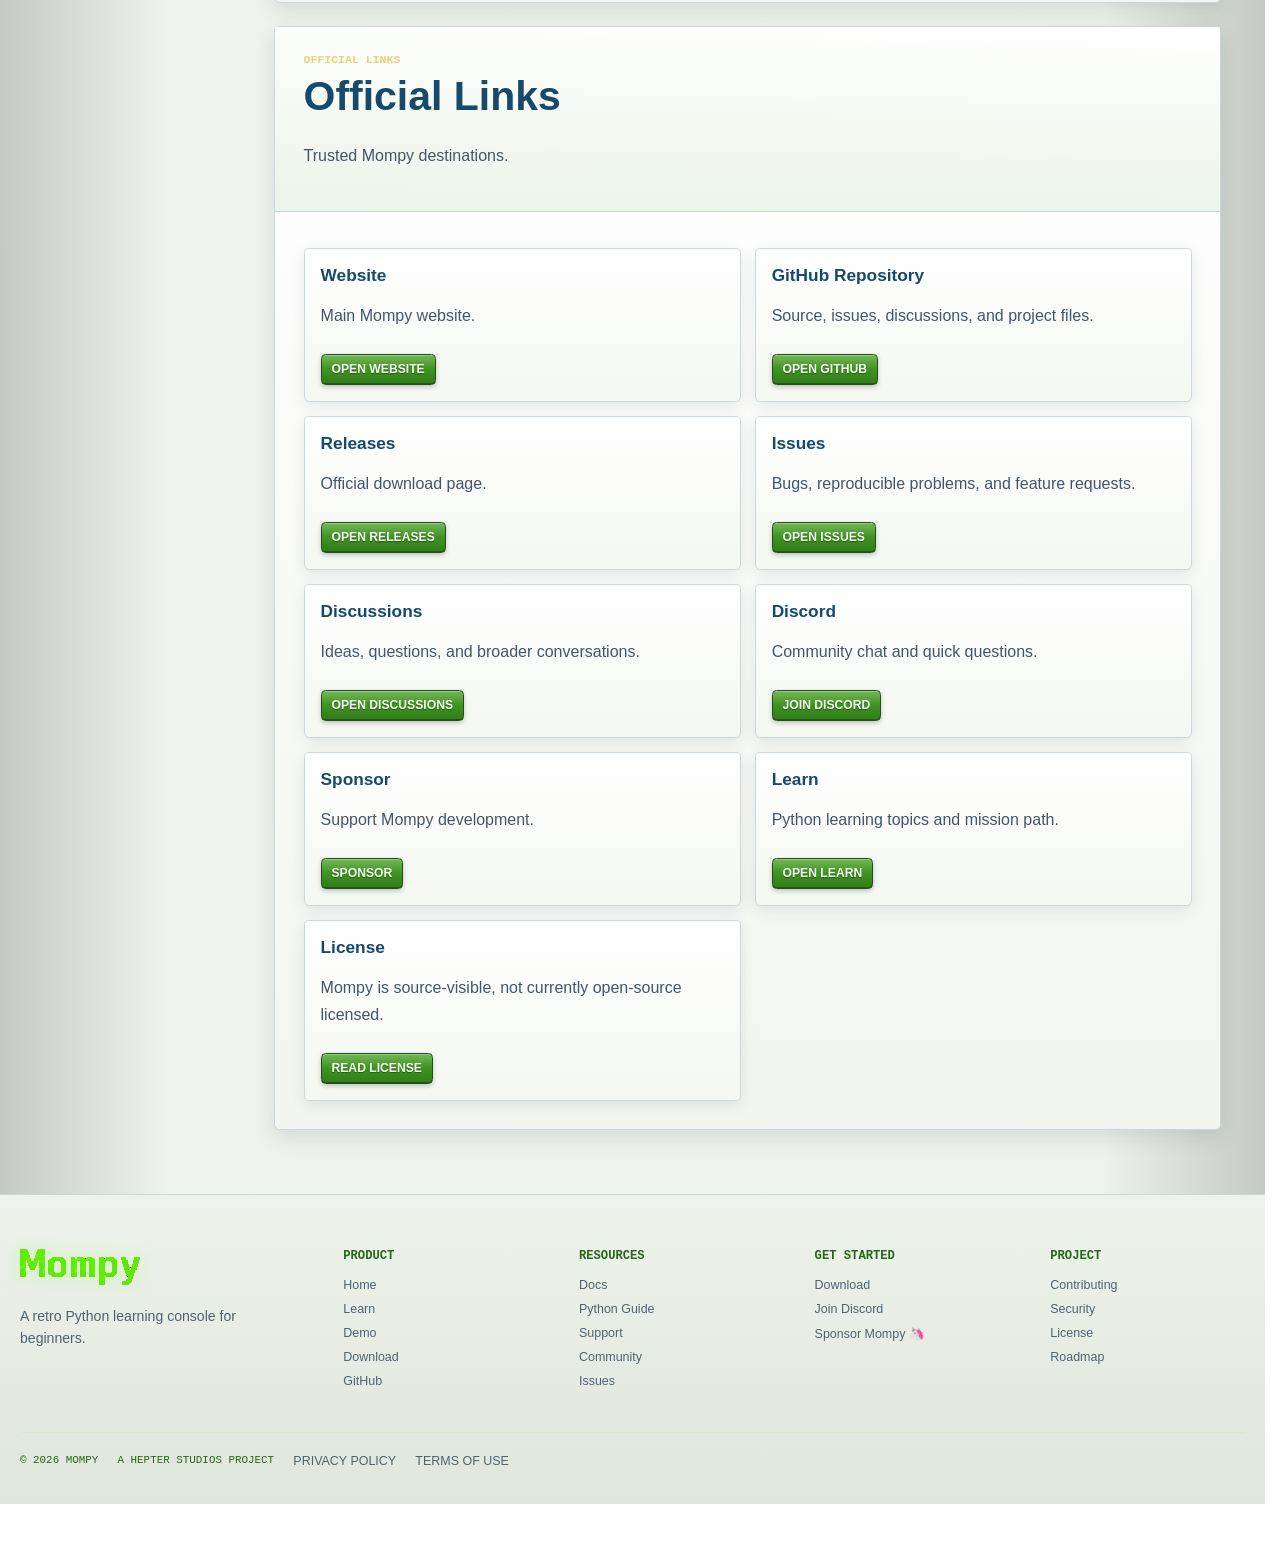
<file: docs.html>
<!doctype html>
<html lang="en">
  <head>
    <meta charset="utf-8" />
    <meta name="viewport" content="width=device-width, initial-scale=1" />
    <meta
      name="description"
      content="Install Mompy, learn how missions work, report issues, contribute, and follow the active development of the retro Python learning console."
    />
    <meta name="theme-color" content="#050905" />
    <title>Mompy Docs — Documentation for the Retro Python Learning Console</title>
    <link rel="icon" href="assets/brand/favicon.png" />
    <link rel="stylesheet" href="styles.css?v=mobile-crt-1" />
    <link rel="stylesheet" href="docs.css?v=mobile-crt-1" />
  </head>
  <body class="docs-page">
    <div class="site-noise" aria-hidden="true"></div>
    <a class="skip-link" href="#docs-main">Skip to content</a>

    <header class="site-header docs-header" aria-label="Docs navigation">
      <a class="brand-mark" href="index.html#home" aria-label="Mompy home">
        <img src="assets/brand/mompy-wordmark.png" alt="Mompy" />
      </a>
      <nav class="nav-links docs-header__nav" aria-label="Mompy pages">
        <a href="index.html#home">home</a>
        <a href="learn.html">learn</a>
        <a href="python.html">python</a>
      </nav>
      <div class="header-actions" aria-label="Docs actions">
        <form class="site-search docs-search" role="search" data-docs-search>
          <label class="visually-hidden" for="docs-search-input">Search Mompy docs</label>
          <span class="site-search__icon" aria-hidden="true">
            <img src="assets/icons/search.svg" alt="" />
          </span>
          <input
            id="docs-search-input"
            data-docs-search-input
            type="search"
            placeholder="Search docs, install, missions, issues..."
            autocomplete="off"
          />
          <button type="submit">GO</button>
        </form>
        <a href="https://github.com/hepter-studios/mompy" data-docs-link="github" target="_blank" rel="noopener noreferrer">
          <span>github</span>
        </a>
      </div>
    </header>

    <main id="docs-main" class="docs-main">
      <section class="docs-hero" aria-labelledby="docs-title">
        <div>
          <p class="section-tag">MOMPY DOCS</p>
          <h1 id="docs-title">Documentation for Mompy.</h1>
          <p>
            Install Mompy, understand the learning flow, report issues,
            contribute, and follow the project as it evolves.
          </p>
          <span class="docs-status-badge">Active development</span>
          <p class="docs-status-note">
            Mompy is evolving. The current Windows build is available, and
            lessons, missions, animations, feedback, and the app experience are
            being improved continuously.
          </p>
        </div>
        <div class="docs-hero__actions" aria-label="Primary docs actions">
          <a href="#overview">Get Started</a>
          <a href="https://github.com/hepter-studios/mompy/releases" data-docs-link="releases">Download</a>
          <a href="https://github.com/hepter-studios/mompy/issues" data-docs-link="issues">Report a Problem</a>
          <a href="https://github.com/hepter-studios/mompy" data-docs-link="github">Contribute</a>
        </div>
      </section>

      <div class="docs-layout">
        <aside class="docs-sidebar" aria-label="Docs categories">
          <p>Docs</p>
          <nav data-docs-sidebar></nav>
        </aside>

        <div class="docs-content" data-docs-content></div>

      </div>
    </main>

    <footer class="docs-footer">
      <div class="footer-grid">
        <div class="footer-brand">
          <a class="brand-mark" href="index.html#home" aria-label="Mompy home">
            <img src="assets/brand/mompy-wordmark.png" alt="Mompy" />
          </a>
          <p>A retro Python learning console for beginners.</p>
        </div>
        <div class="footer-column">
          <h3>Product</h3>
          <a href="index.html#home">Home</a>
          <a href="learn.html">Learn</a>
          <a href="index.html#demo">Demo</a>
          <a href="https://github.com/hepter-studios/mompy/releases/download/v0.1.2/MompySetup-v0.1.2.exe" data-docs-link="download" download="MompySetup-v0.1.2.exe">Download</a>
          <a href="https://github.com/hepter-studios/mompy" data-docs-link="github">GitHub</a>
        </div>
        <div class="footer-column">
          <h3>Resources</h3>
          <a href="docs.html">Docs</a>
          <a href="python.html">Python Guide</a>
          <a href="index.html#support">Support</a>
          <a href="index.html#community">Community</a>
          <a href="https://github.com/hepter-studios/mompy/issues" data-docs-link="issues">Issues</a>
        </div>
        <div class="footer-column">
          <h3>Get Started</h3>
          <a href="https://github.com/hepter-studios/mompy/releases/download/v0.1.2/MompySetup-v0.1.2.exe" data-docs-link="download" download="MompySetup-v0.1.2.exe">Download</a>
          <a href="https://discord.gg/fqxvyGFyfa" data-docs-link="discord">Join Discord</a>
          <a href="https://github.com/sponsors/macksonvictor" data-docs-link="sponsor">Sponsor Mompy 🦄</a>
        </div>
        <div class="footer-column">
          <h3>Project</h3>
          <a href="https://github.com/hepter-studios/mompy/blob/main/CONTRIBUTING.md">Contributing</a>
          <a href="https://github.com/hepter-studios/mompy/blob/main/SECURITY.md">Security</a>
          <a href="https://github.com/hepter-studios/mompy/blob/main/LICENSE">License</a>
          <a href="docs.html#roadmap">Roadmap</a>
        </div>
      </div>
      <div class="footer-bottom">
        <span>© 2026 Mompy</span>
        <span>A Hepter Studios project</span>
        <a href="privacy.html">Privacy Policy</a>
        <a href="terms.html">Terms of Use</a>
      </div>
    </footer>

    <script src="docs-data.js?v=docs-1"></script>
    <script src="docs.js?v=docs-toc-1"></script>
  </body>
</html>
</file>
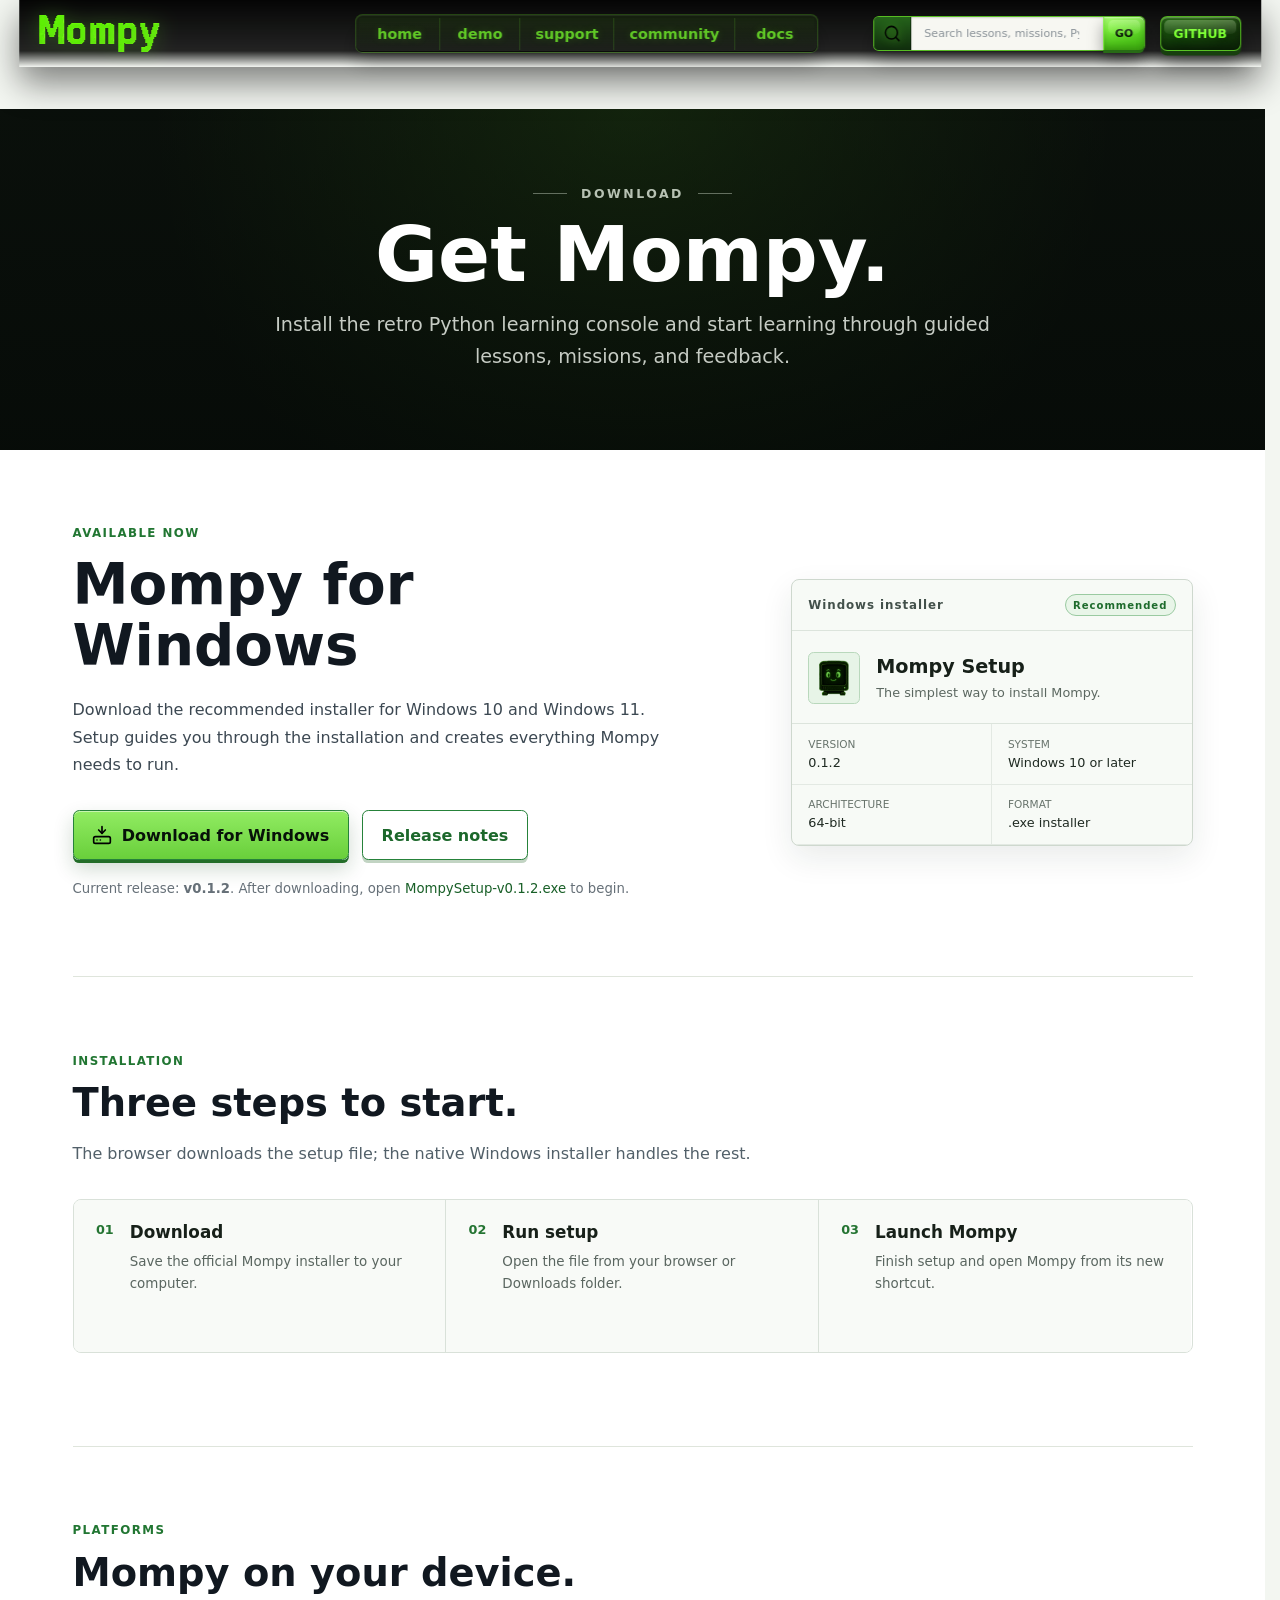
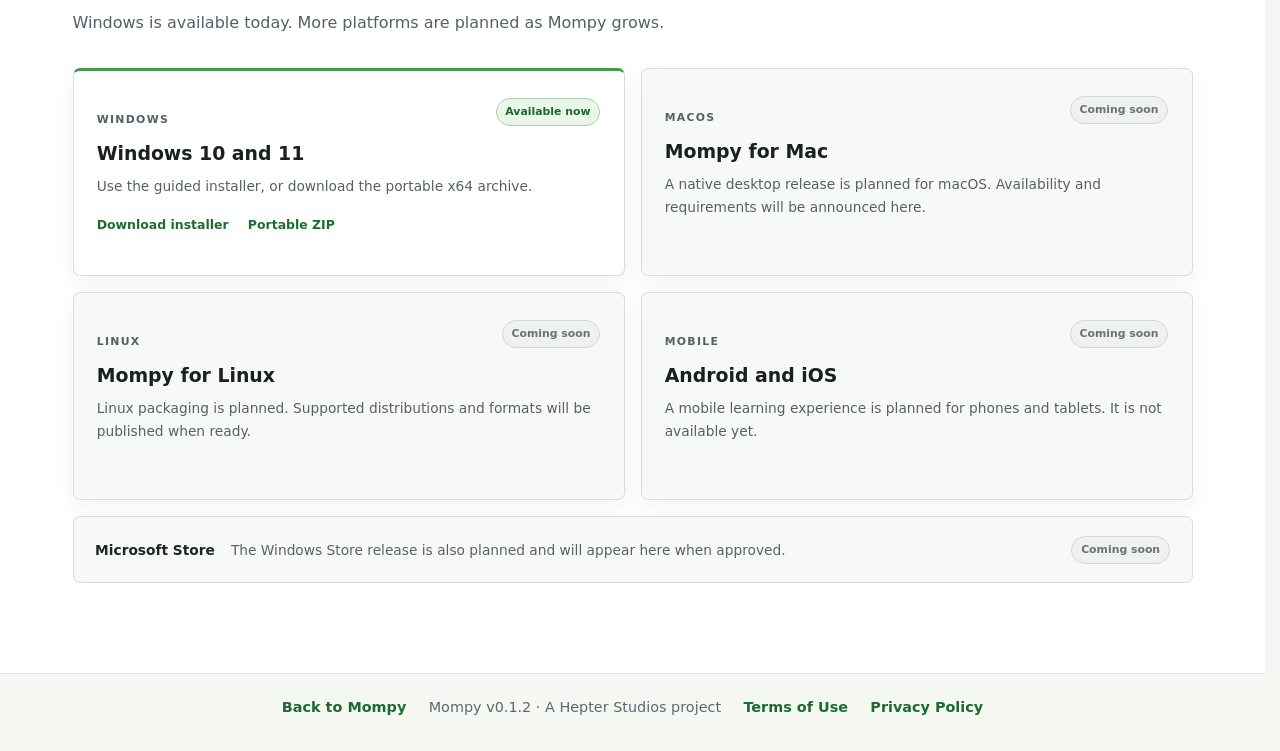
<file: download.html>
<!doctype html>
<html lang="en">
  <head>
    <meta charset="utf-8" />
    <meta name="viewport" content="width=device-width, initial-scale=1" />
    <meta name="description" content="Download and install Mompy for Windows." />
    <meta name="theme-color" content="#050905" />
    <title>Download Mompy</title>
    <link rel="icon" href="assets/brand/favicon.png" />
    <link rel="stylesheet" href="styles.css?v=download-3" />
  </head>
  <body class="install-page">
    <div class="site-noise" aria-hidden="true"></div>
    <a class="skip-link" href="#download">Skip to content</a>

    <header class="site-header" aria-label="Primary navigation">
      <div class="brand-cluster">
        <a class="brand-mark" href="index.html#home" aria-label="Mompy home">
          <img src="assets/brand/mompy-wordmark.png" alt="Mompy" />
        </a>
      </div>
      <nav class="nav-links">
        <a href="index.html#home">home</a>
        <a href="index.html#demo">demo</a>
        <a href="index.html#support">support</a>
        <a href="index.html#community">community</a>
        <a href="index.html#docs">docs</a>
      </nav>
      <div class="header-actions" aria-label="Quick actions">
        <form class="site-search" role="search" data-site-search>
          <label class="visually-hidden" for="site-search-input">Search Mompy</label>
          <span class="site-search__icon" aria-hidden="true">
            <img src="assets/icons/search.svg" alt="" />
          </span>
          <input
            id="site-search-input"
            data-site-search-input
            type="search"
            placeholder="Search lessons, missions, Python..."
            autocomplete="off"
          />
          <button type="submit">GO</button>
          <div class="search-results" data-site-search-results role="listbox" hidden></div>
        </form>
        <a href="https://github.com/hepter-studios/mompy" target="_blank" rel="noopener noreferrer">
          <span>github</span>
        </a>
      </div>
    </header>

    <main class="install-main" id="download">
      <section class="install-masthead" aria-labelledby="download-title">
        <p class="install-kicker">Download</p>
        <h1 id="download-title">Get Mompy.</h1>
        <p class="install-lead">
          Install the retro Python learning console and start learning through guided lessons, missions, and feedback.
        </p>
      </section>

      <div class="install-document-wrap">
        <div class="install-document">
          <section class="install-hero" aria-labelledby="windows-title">
            <div class="install-hero__copy">
              <p class="install-section-label">AVAILABLE NOW</p>
              <h2 id="windows-title">Mompy for Windows</h2>
              <p>
                Download the recommended installer for Windows 10 and Windows 11.
                Setup guides you through the installation and creates everything
                Mompy needs to run.
              </p>
              <div class="install-actions">
                <a
                  class="install-button install-button--primary"
                  href="https://github.com/hepter-studios/mompy/releases/download/v0.1.2/MompySetup-v0.1.2.exe"
                  download="MompySetup-v0.1.2.exe"
                >
                  <img src="assets/icons/hard-drive-download.svg" alt="" aria-hidden="true" />
                  Download for Windows
                </a>
                <a
                  class="install-button install-button--secondary"
                  href="https://github.com/hepter-studios/mompy/releases/tag/v0.1.2"
                  target="_blank"
                  rel="noopener noreferrer"
                >
                  Release notes
                </a>
              </div>
              <p class="install-download-note">
                Current release: <strong>v0.1.2</strong>. After downloading, open
                <code>MompySetup-v0.1.2.exe</code> to begin.
              </p>
            </div>

            <aside class="install-release-card" aria-label="Mompy Windows installer details">
              <div class="install-release-card__header">
                <span>Windows installer</span>
                <strong>Recommended</strong>
              </div>
              <div class="install-release-card__body">
                <img
                  class="install-release-mompy"
                  src="assets/illustrations/mompy-shutdown.png"
                  alt="Mompy mascot"
                />
                <div>
                  <h3>Mompy Setup</h3>
                  <p>The simplest way to install Mompy.</p>
                </div>
              </div>
              <dl class="install-release-details">
                <div><dt>Version</dt><dd>0.1.2</dd></div>
                <div><dt>System</dt><dd>Windows 10 or later</dd></div>
                <div><dt>Architecture</dt><dd>64-bit</dd></div>
                <div><dt>Format</dt><dd>.exe installer</dd></div>
              </dl>
            </aside>
          </section>

          <section class="install-content" aria-labelledby="install-title">
            <div class="install-content__intro">
              <p class="install-section-label">INSTALLATION</p>
              <h2 id="install-title">Three steps to start.</h2>
              <p>The browser downloads the setup file; the native Windows installer handles the rest.</p>
            </div>
            <ol class="install-steps">
              <li class="install-step">
                <span>01</span>
                <div>
                  <h3>Download</h3>
                  <p>Save the official Mompy installer to your computer.</p>
                </div>
              </li>
              <li class="install-step">
                <span>02</span>
                <div>
                  <h3>Run setup</h3>
                  <p>Open the file from your browser or Downloads folder.</p>
                </div>
              </li>
              <li class="install-step">
                <span>03</span>
                <div>
                  <h3>Launch Mompy</h3>
                  <p>Finish setup and open Mompy from its new shortcut.</p>
                </div>
              </li>
            </ol>
          </section>

          <section class="install-options" aria-labelledby="options-title">
            <div class="install-options__heading">
              <p class="install-section-label">PLATFORMS</p>
              <h2 id="options-title">Mompy on your device.</h2>
              <p>Windows is available today. More platforms are planned as Mompy grows.</p>
            </div>
            <div class="install-option-grid">
              <article class="install-option-card install-option-card--available">
                <div class="install-option-card__topline">
                  <p class="install-option-card__label">WINDOWS</p>
                  <span class="install-availability">Available now</span>
                </div>
                <h3>Windows 10 and 11</h3>
                <p>Use the guided installer, or download the portable x64 archive.</p>
                <div class="install-option-links">
                  <a
                    class="install-text-link"
                    href="https://github.com/hepter-studios/mompy/releases/download/v0.1.2/MompySetup-v0.1.2.exe"
                    download="MompySetup-v0.1.2.exe"
                  >
                    Download installer
                  </a>
                  <a
                    class="install-text-link"
                    href="https://github.com/hepter-studios/mompy/releases/download/v0.1.2/Mompy-windows-x64.zip"
                    download="Mompy-windows-x64.zip"
                  >
                    Portable ZIP
                  </a>
                </div>
              </article>

              <article class="install-option-card install-option-card--pending" aria-label="macOS availability: coming soon">
                <div class="install-option-card__topline">
                  <p class="install-option-card__label">MACOS</p>
                  <span class="install-availability install-availability--pending">Coming soon</span>
                </div>
                <h3>Mompy for Mac</h3>
                <p>A native desktop release is planned for macOS. Availability and requirements will be announced here.</p>
              </article>

              <article class="install-option-card install-option-card--pending" aria-label="Linux availability: coming soon">
                <div class="install-option-card__topline">
                  <p class="install-option-card__label">LINUX</p>
                  <span class="install-availability install-availability--pending">Coming soon</span>
                </div>
                <h3>Mompy for Linux</h3>
                <p>Linux packaging is planned. Supported distributions and formats will be published when ready.</p>
              </article>

              <article class="install-option-card install-option-card--pending" aria-label="Mobile availability: coming soon">
                <div class="install-option-card__topline">
                  <p class="install-option-card__label">MOBILE</p>
                  <span class="install-availability install-availability--pending">Coming soon</span>
                </div>
                <h3>Android and iOS</h3>
                <p>A mobile learning experience is planned for phones and tablets. It is not available yet.</p>
              </article>
            </div>

            <div class="install-store-note" aria-label="Microsoft Store availability">
              <strong>Microsoft Store</strong>
              <span>The Windows Store release is also planned and will appear here when approved.</span>
              <span class="install-availability install-availability--pending">Coming soon</span>
            </div>
          </section>
        </div>
      </div>
    </main>

    <footer class="install-footer">
      <a href="index.html#home">Back to Mompy</a>
      <span>Mompy v0.1.2 · A Hepter Studios project</span>
      <a href="terms.html">Terms of Use</a>
      <a href="privacy.html">Privacy Policy</a>
    </footer>

    <script src="app.js?v=home-search-2" defer></script>
  </body>
</html>
</file>
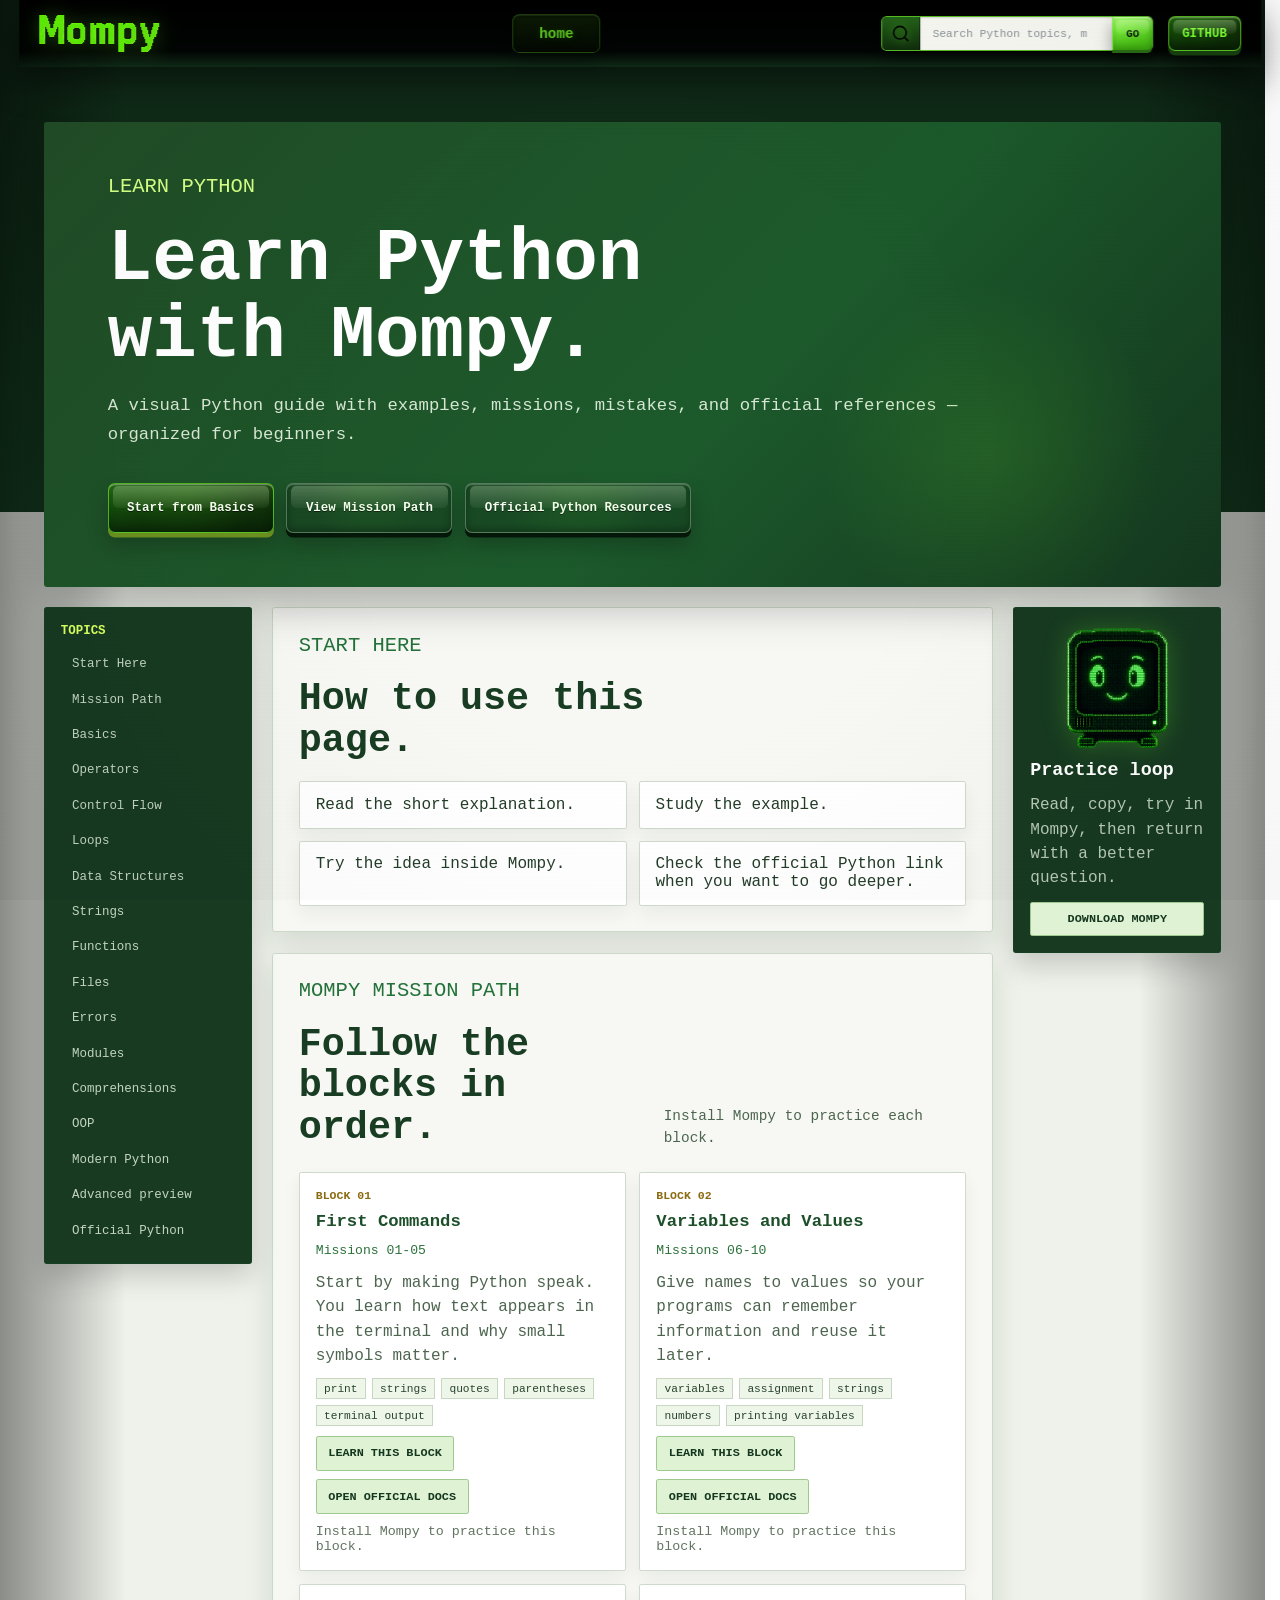
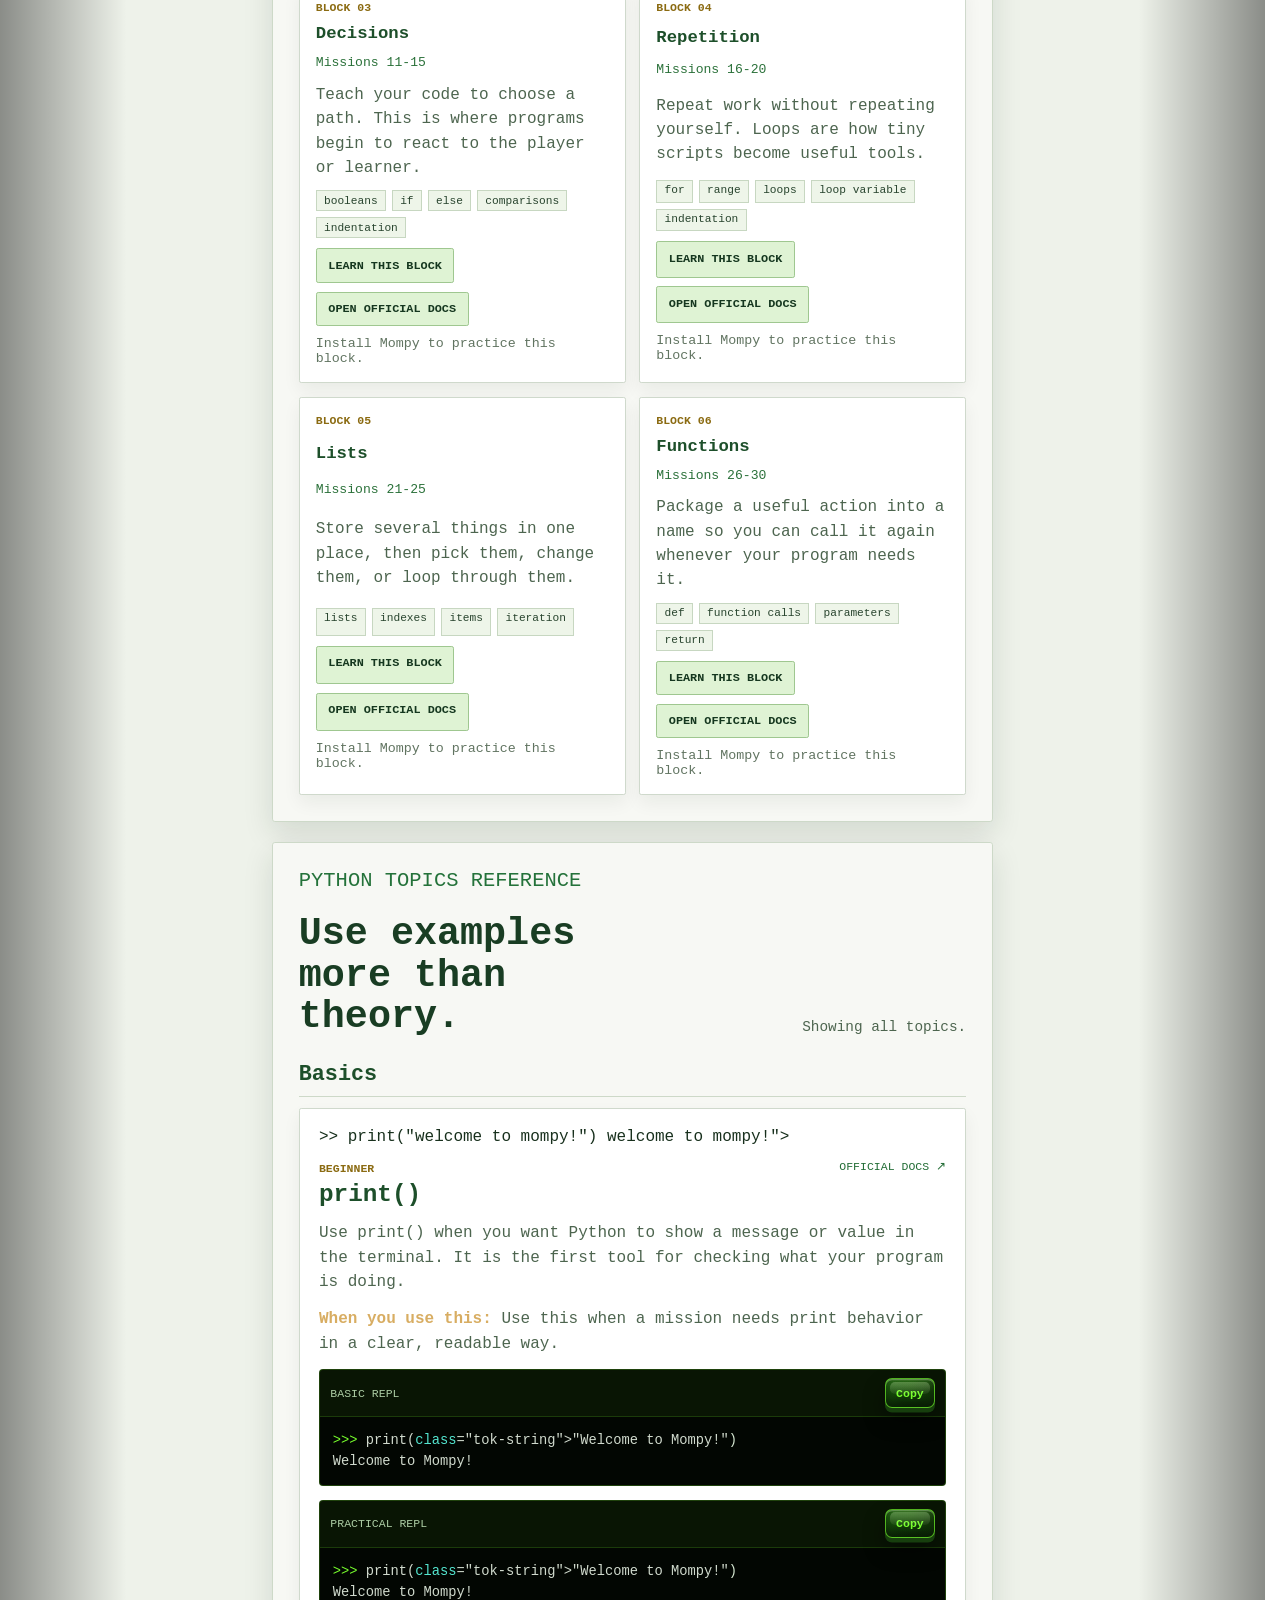
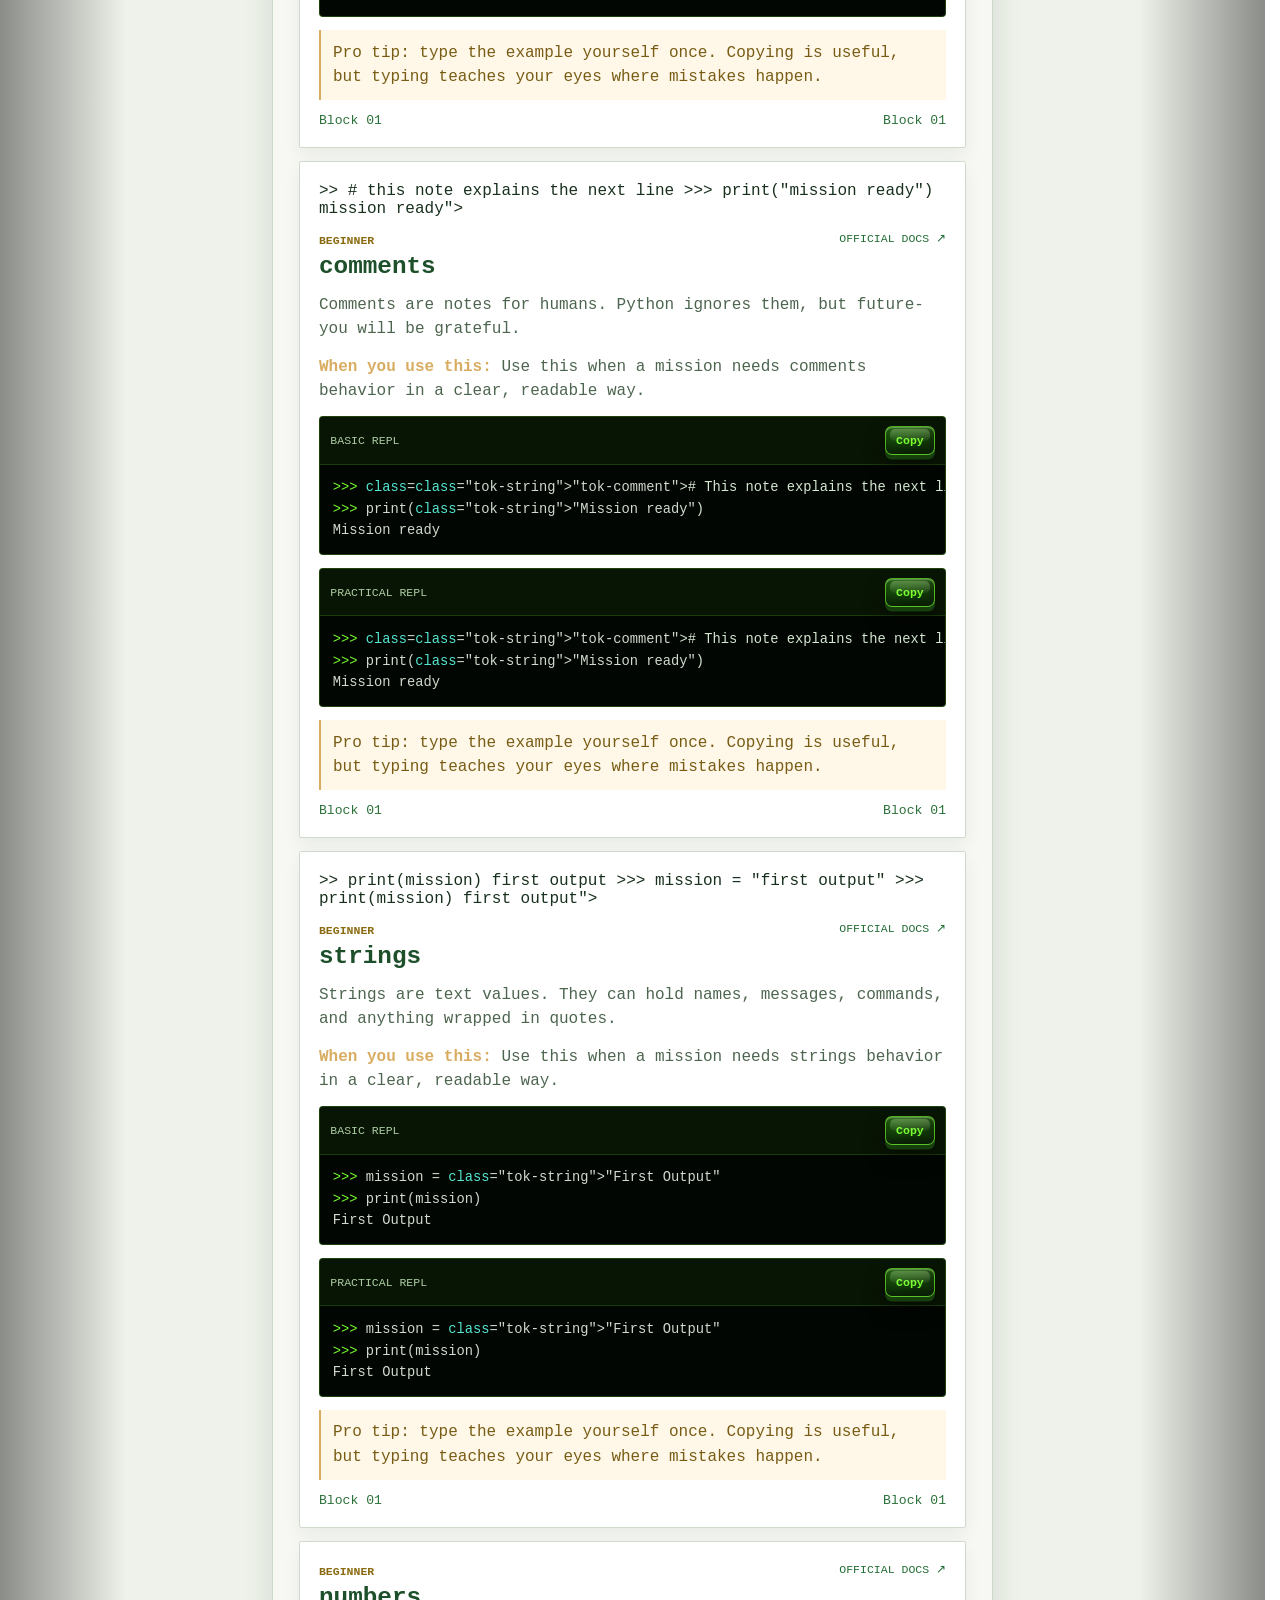
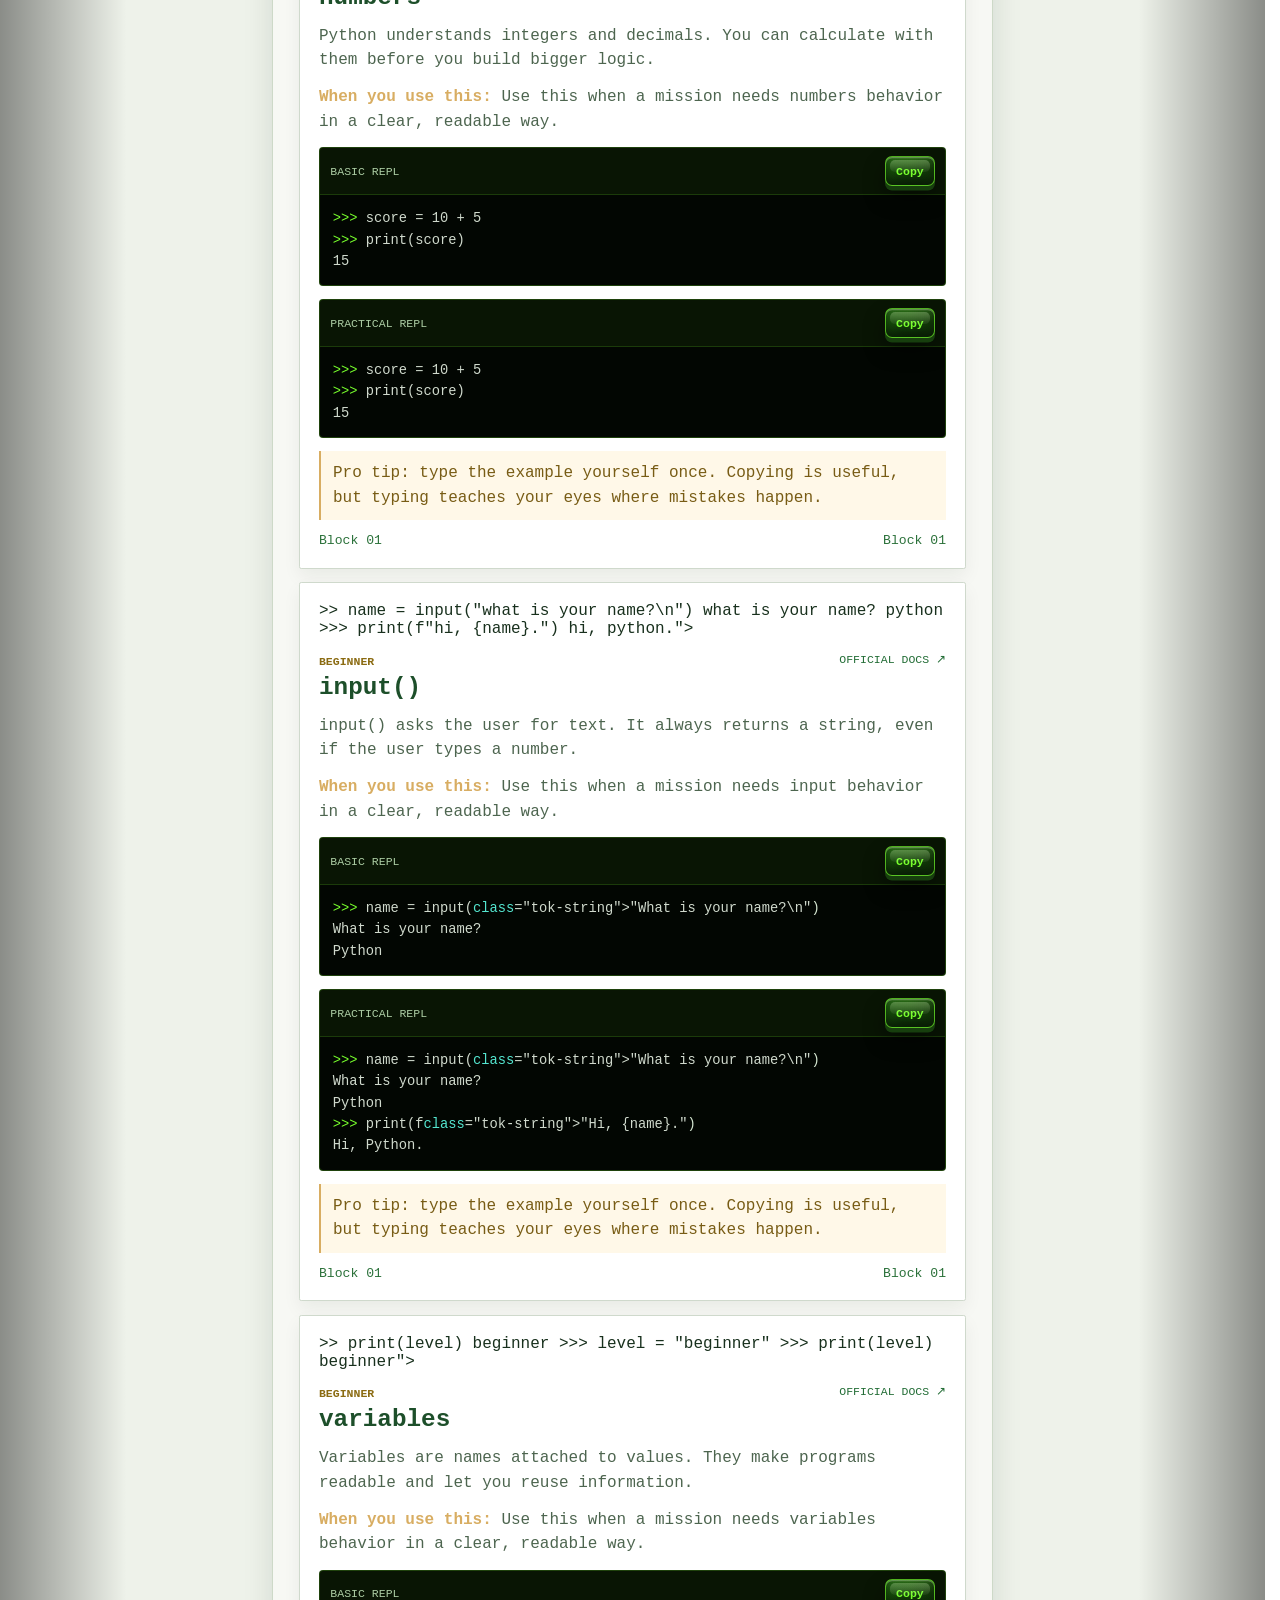
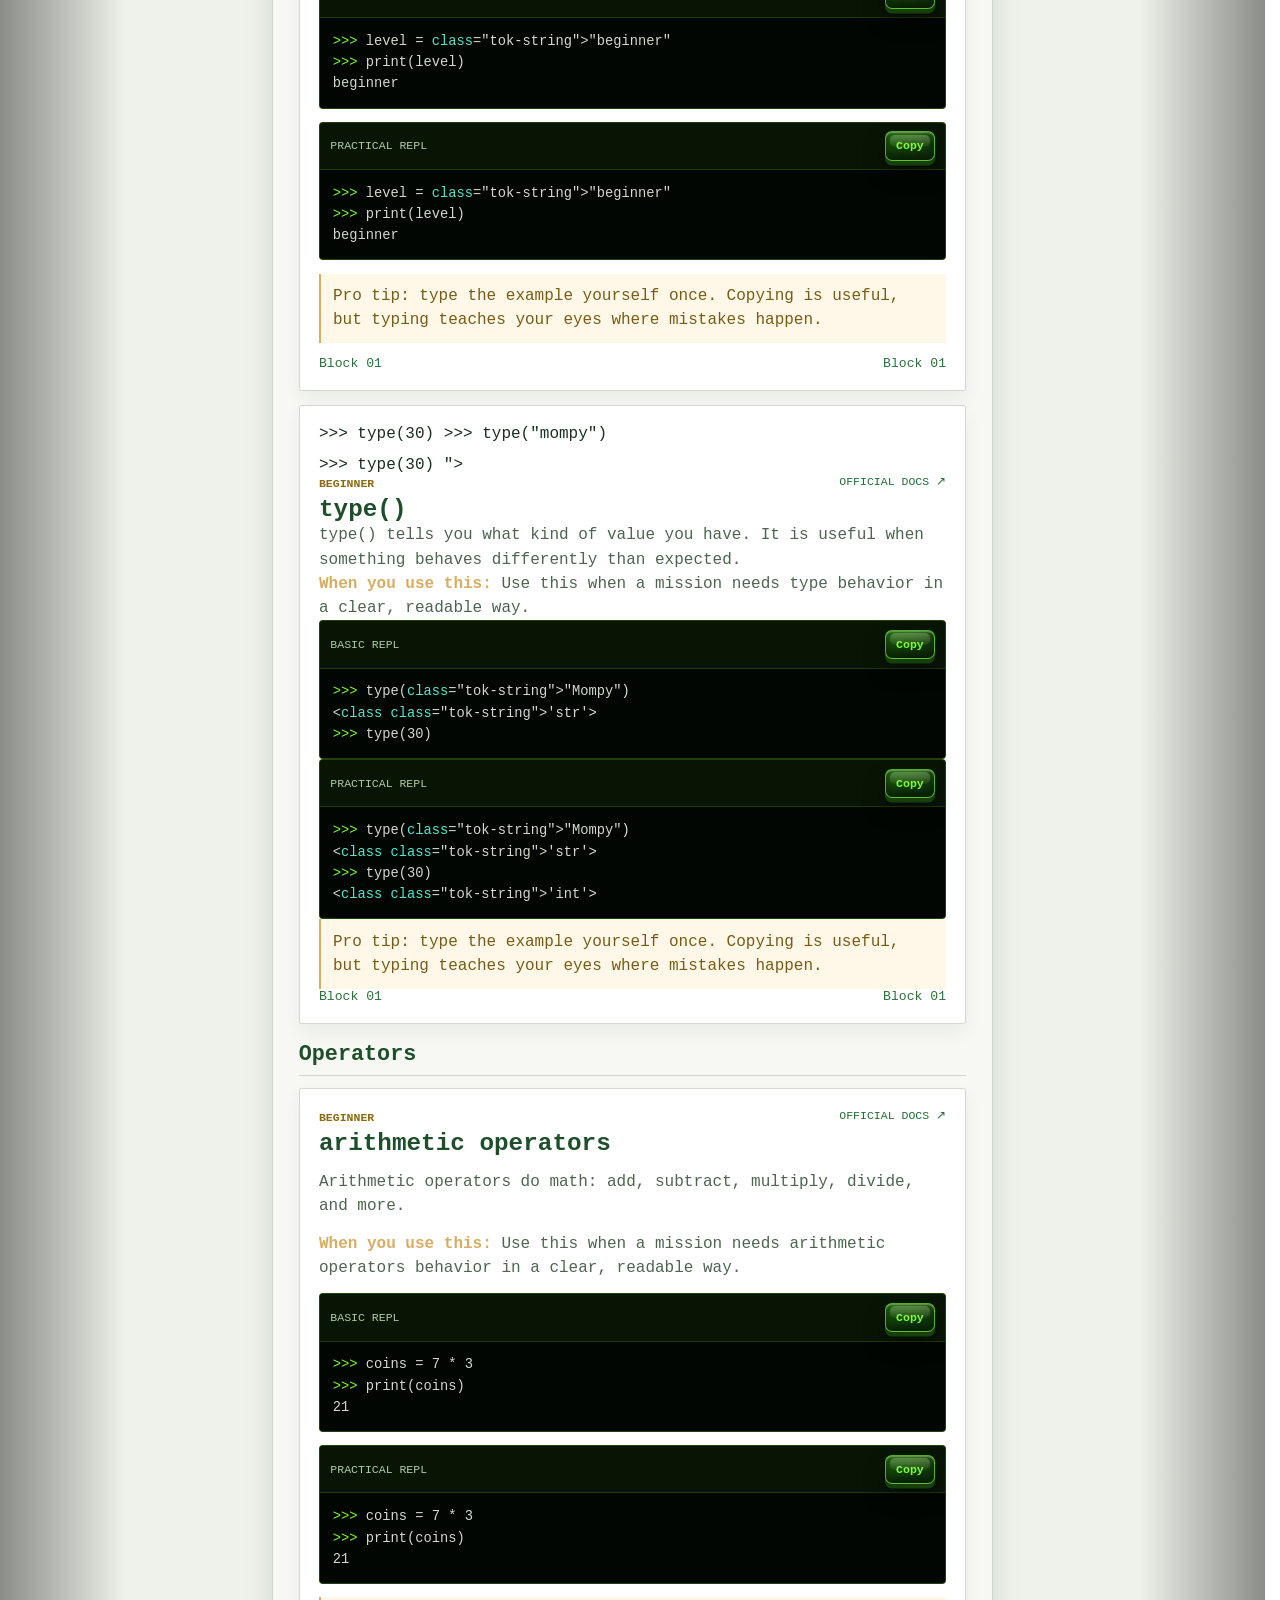
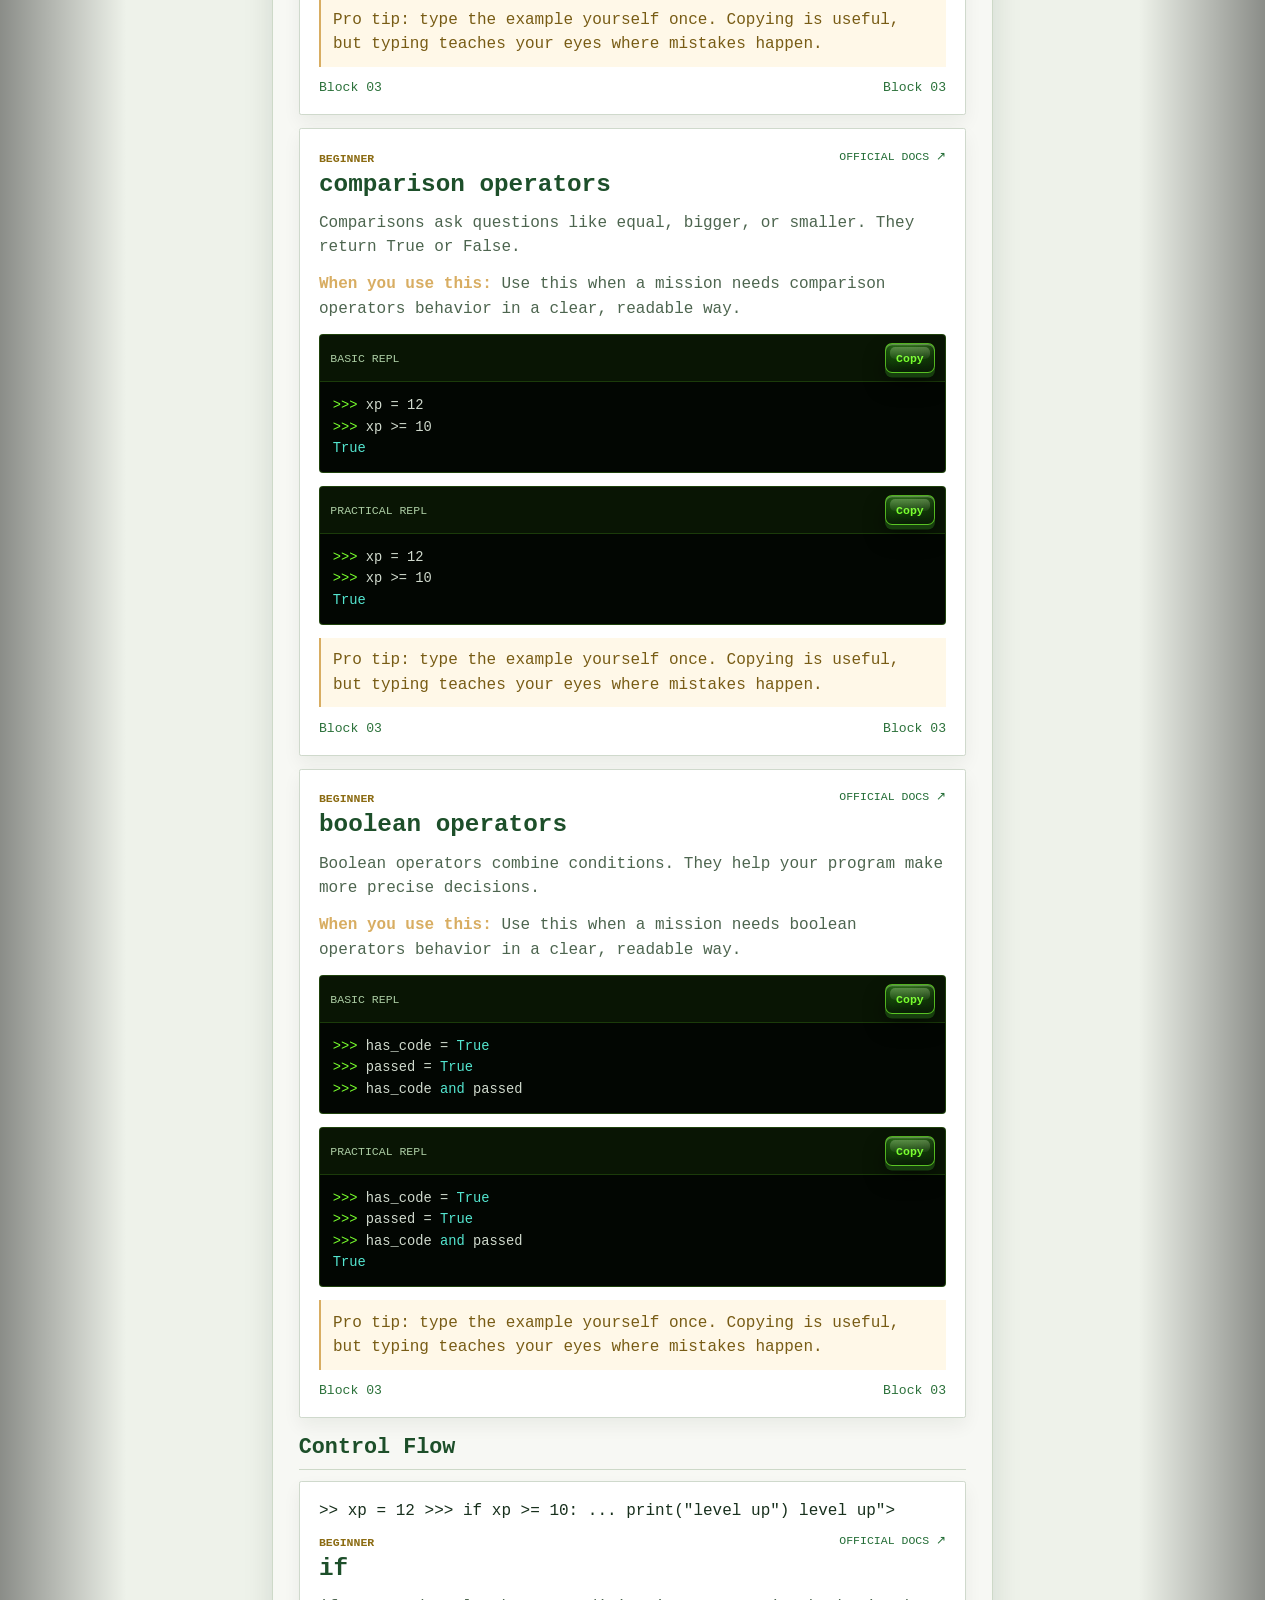
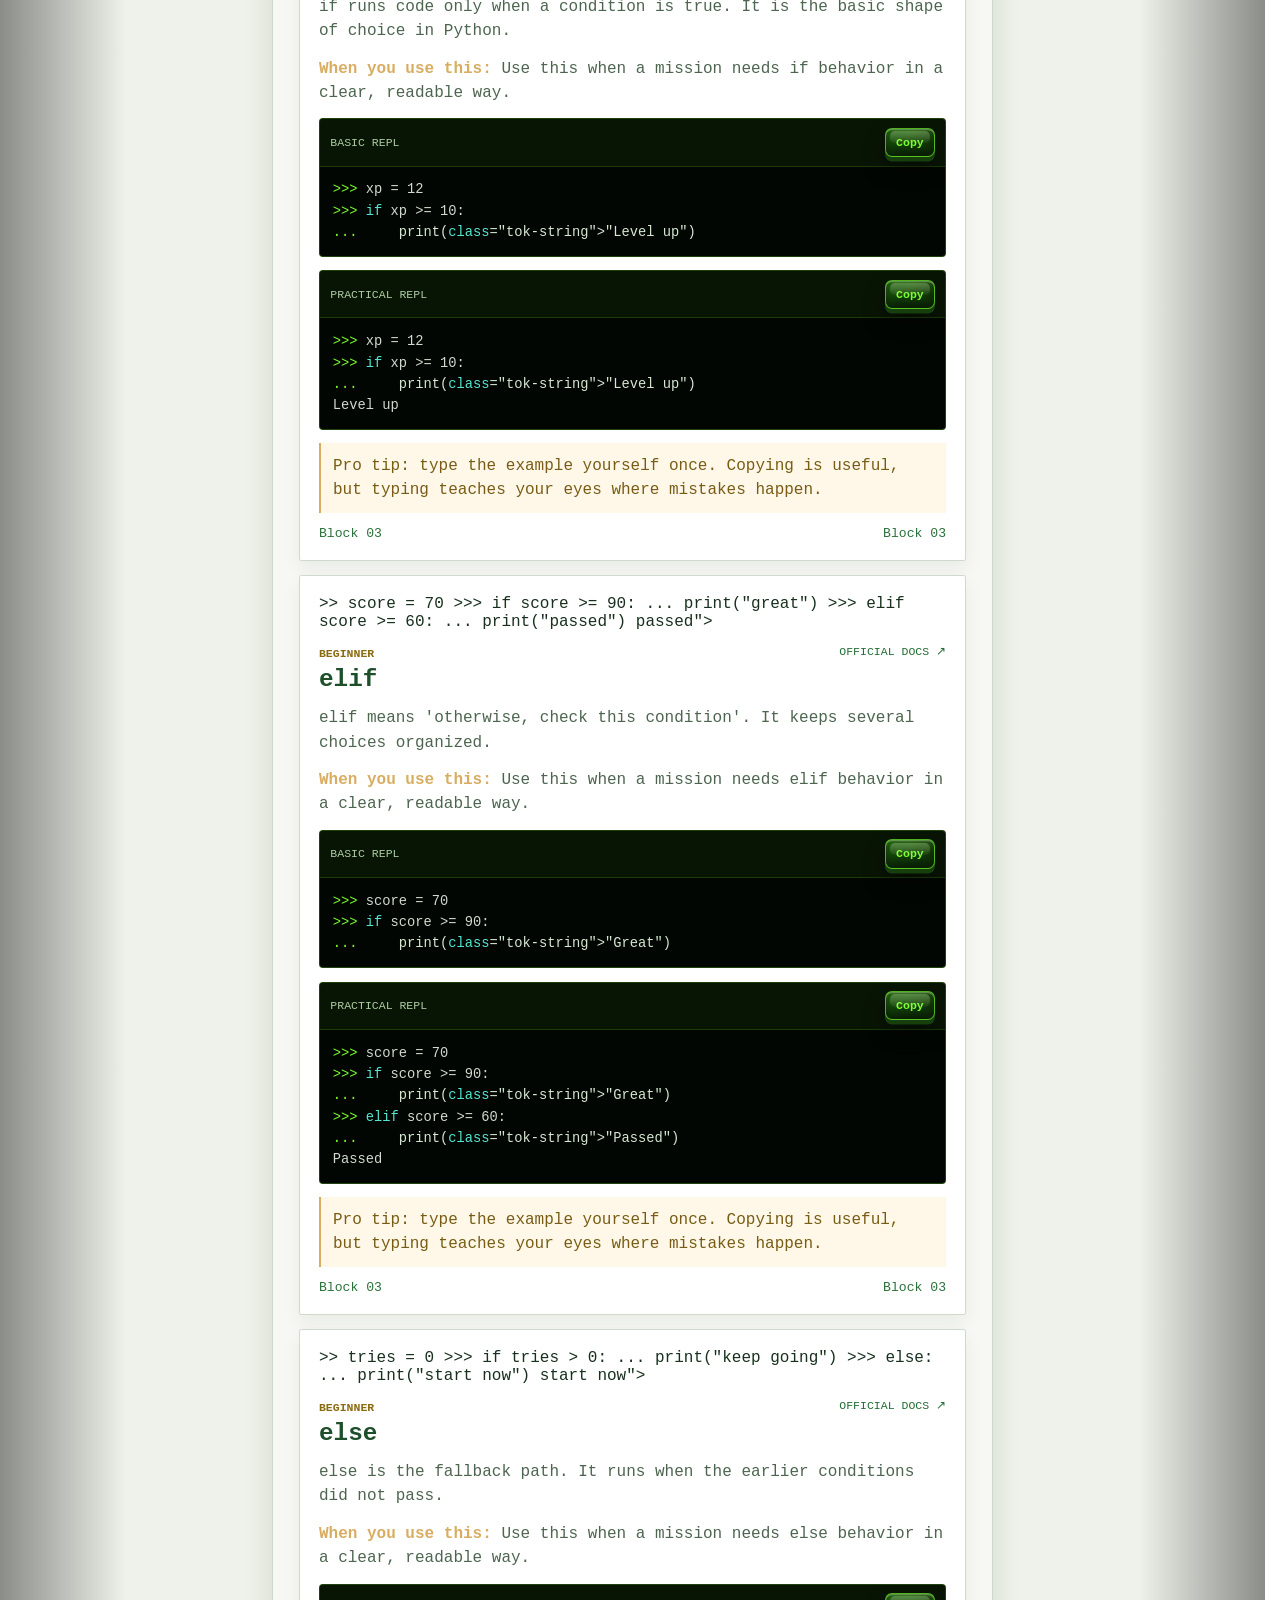
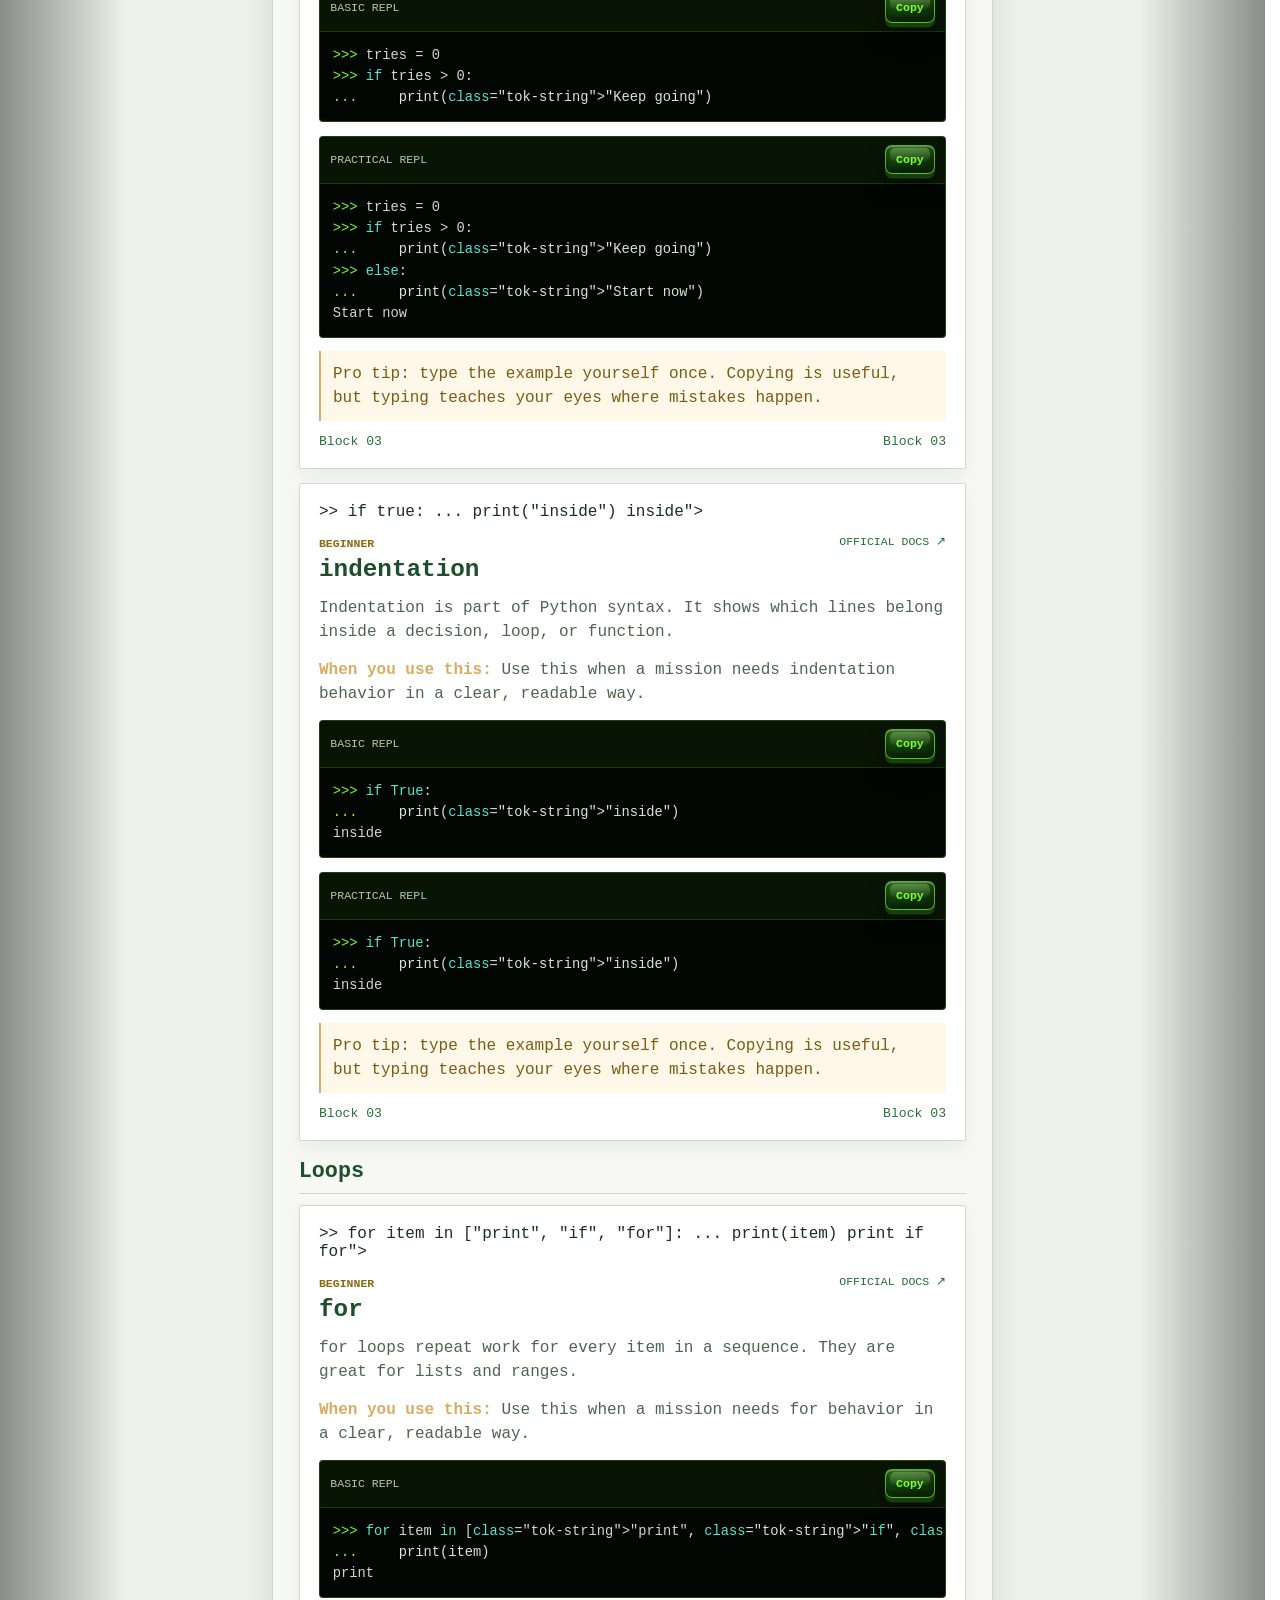
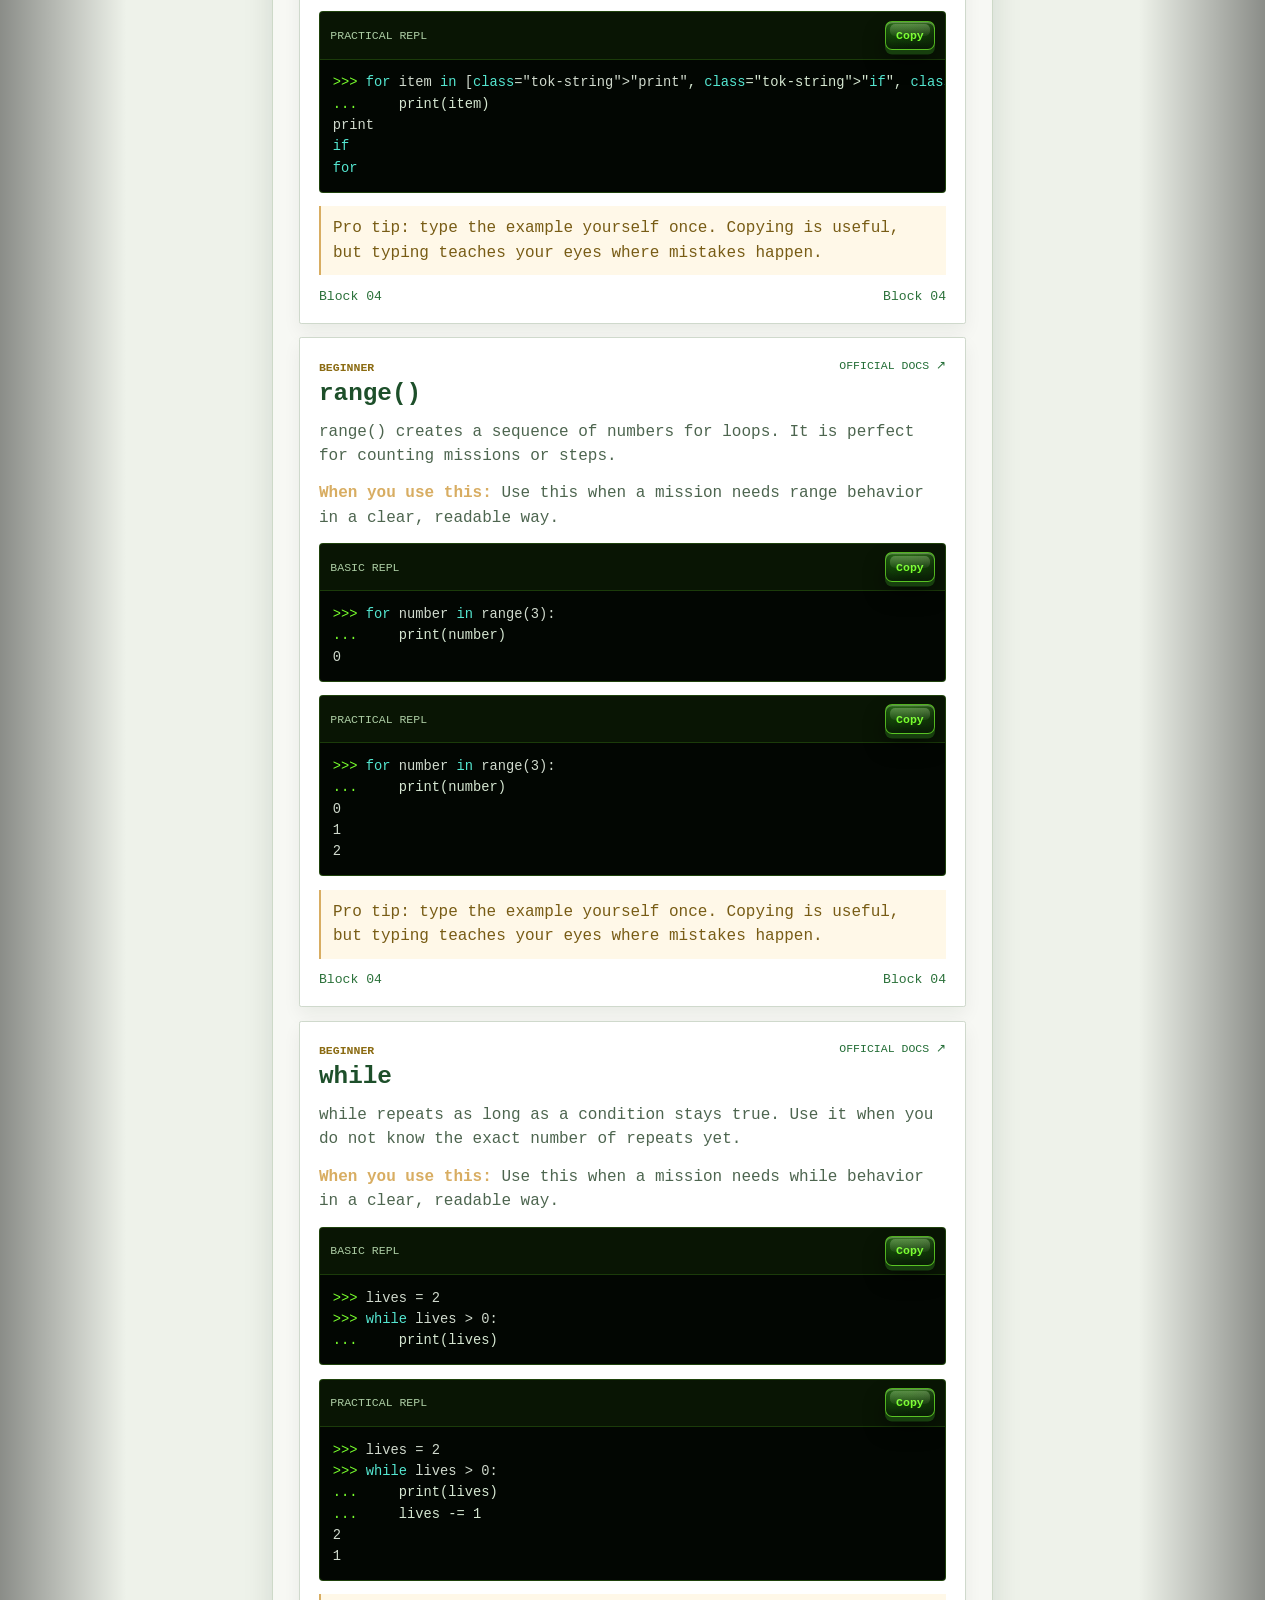
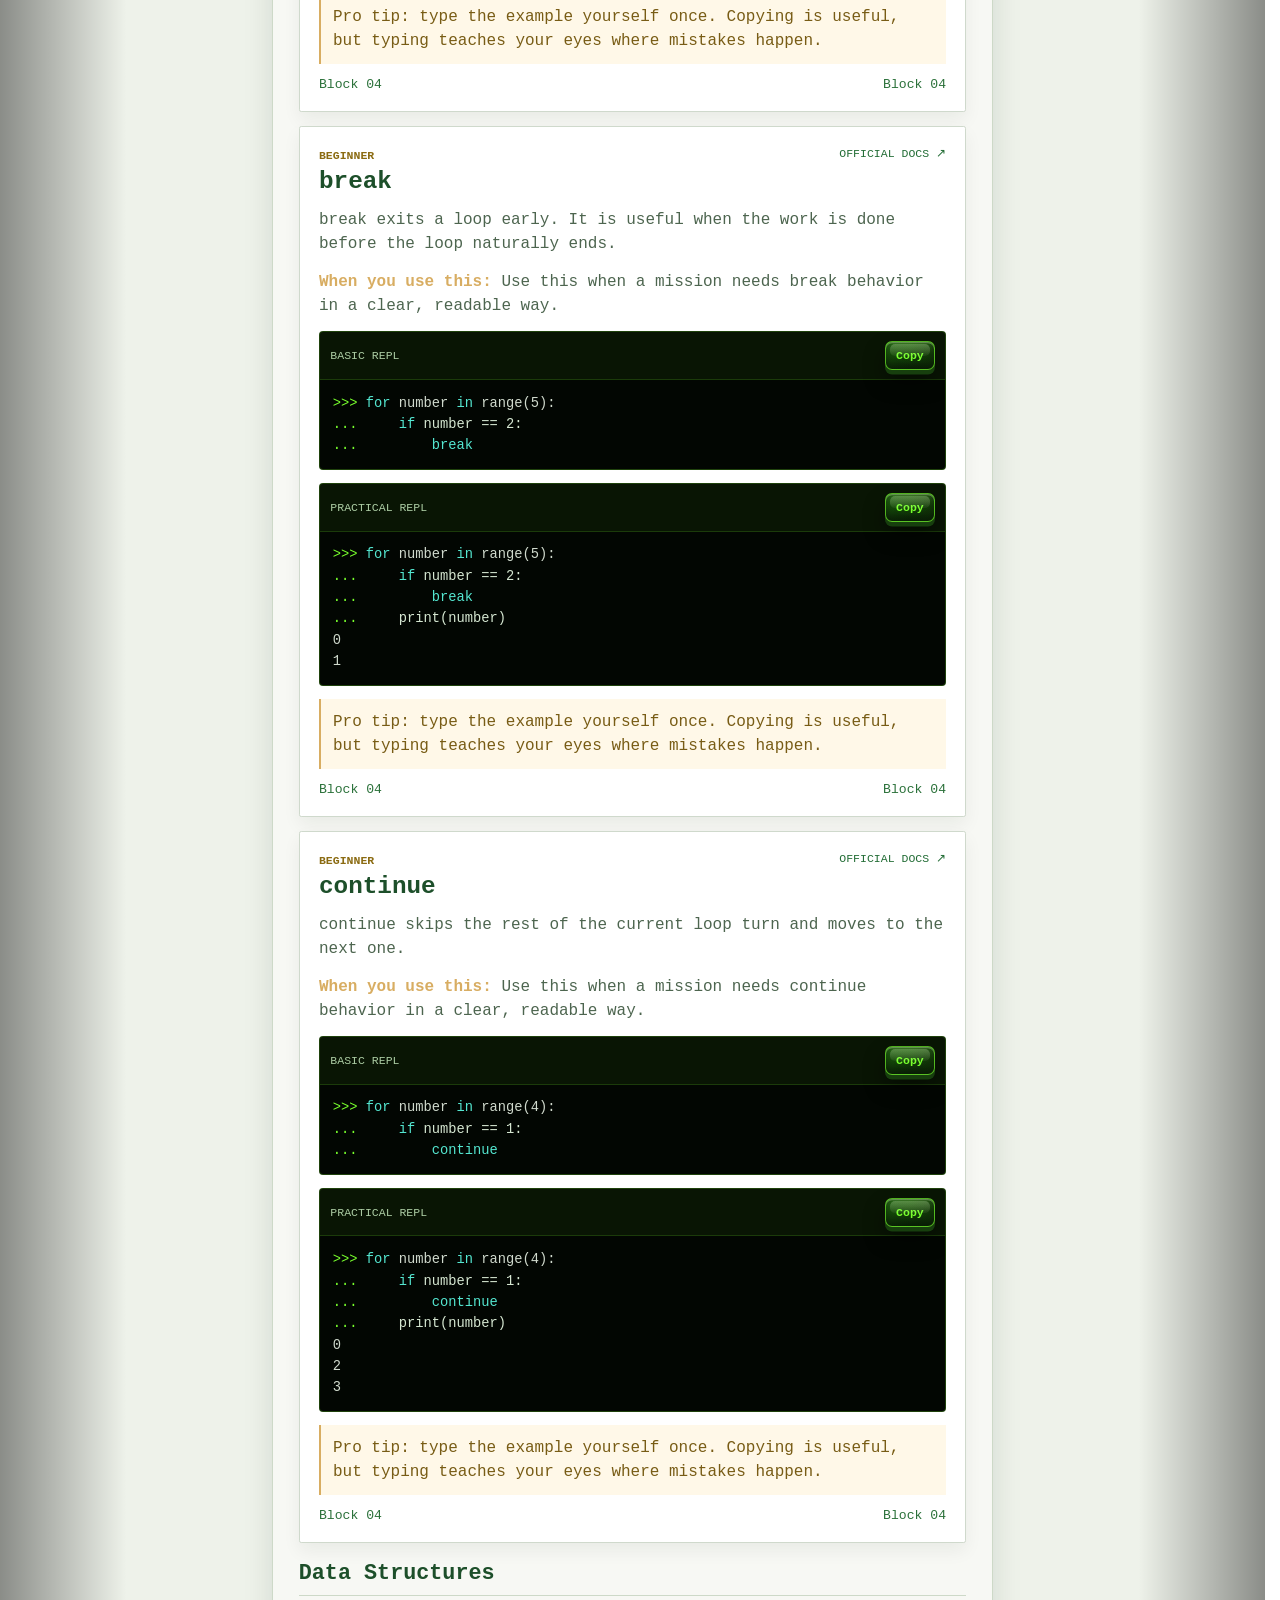
<file: learn.html>
<!doctype html>
<html lang="en">
  <head>
    <meta charset="utf-8" />
    <meta name="viewport" content="width=device-width, initial-scale=1" />
    <meta
      name="description"
      content="Learn Python with Mompy through missions, examples, mistakes, and official references."
    />
    <meta name="theme-color" content="#050905" />
    <title>Learn Python with Mompy | Retro Python Learning Console</title>
    <link rel="icon" href="assets/brand/favicon.png" />
    <link rel="stylesheet" href="styles.css?v=mobile-crt-1" />
  </head>
  <body class="learn-page">
    <div class="site-noise" aria-hidden="true"></div>
    <a class="skip-link" href="#learn-main">Skip to content</a>

    <header class="site-header learn-header" aria-label="Learn navigation">
      <a class="brand-mark" href="index.html#home" aria-label="Mompy home">
        <img src="assets/brand/mompy-wordmark.png" alt="Mompy" />
      </a>
      <nav class="nav-links learn-header__nav" aria-label="Back to Mompy">
        <a href="index.html#home">home</a>
      </nav>
      <div class="header-actions" aria-label="Learn actions">
        <form class="site-search" role="search" data-site-search data-learn-search>
          <label class="visually-hidden" for="site-search-input">Search Python topics</label>
          <span class="site-search__icon" aria-hidden="true">
            <img src="assets/icons/search.svg" alt="" />
          </span>
          <input
            id="site-search-input"
            data-site-search-input
            data-learn-search-input
            type="search"
            placeholder="Search Python topics, missions, examples..."
            autocomplete="off"
          />
          <button type="submit">GO</button>
          <div class="search-results" data-site-search-results role="listbox" hidden></div>
        </form>
        <a href="https://github.com/hepter-studios/mompy" data-link="github" target="_blank" rel="noopener noreferrer">
          <span>github</span>
        </a>
      </div>
    </header>

    <main id="learn-main" class="learn-main" data-learn-page>
      <section class="learn-hero" aria-labelledby="learn-title">
        <p class="section-tag">LEARN PYTHON</p>
        <h1 id="learn-title">Learn Python with Mompy.</h1>
        <p>
          A visual Python guide with examples, missions, mistakes, and official
          references — organized for beginners.
        </p>
        <div class="learn-hero__actions" aria-label="Learning shortcuts">
          <a class="crt-button" href="#start-here">Start from Basics</a>
          <a class="crt-button" href="#mission-path">View Mission Path</a>
          <a class="crt-button" href="#official-python">Official Python Resources</a>
        </div>
      </section>

      <div class="learn-layout">
        <aside class="learn-sidebar" aria-label="Python topic navigation">
          <p class="learn-sidebar__title">Topics</p>
          <nav data-learn-topic-nav></nav>
        </aside>

        <div class="learn-content">
          <section id="start-here" class="learn-panel" data-learn-section>
            <p class="section-tag">START HERE</p>
            <h2>How to use this page.</h2>
            <ul class="start-list">
              <li>Read the short explanation.</li>
              <li>Study the example.</li>
              <li>Try the idea inside Mompy.</li>
              <li>Check the official Python link when you want to go deeper.</li>
            </ul>
          </section>

          <section id="mission-path" class="learn-panel" data-learn-section>
            <div class="learn-section-head">
              <div>
                <p class="section-tag">MOMPY MISSION PATH</p>
                <h2>Follow the blocks in order.</h2>
              </div>
              <p>Install Mompy to practice each block.</p>
            </div>
            <div class="learning-blocks" data-learning-blocks></div>
          </section>

          <section id="topics" class="learn-panel" data-learn-section>
            <div class="learn-section-head">
              <div>
                <p class="section-tag">PYTHON TOPICS REFERENCE</p>
                <h2>Use examples more than theory.</h2>
              </div>
              <p data-learn-search-count>Showing all topics.</p>
            </div>
            <div class="topic-groups" data-python-topics></div>
          </section>

          <section id="official-python" class="learn-panel" data-learn-section>
            <div class="learn-section-head">
              <div>
                <p class="section-tag">OFFICIAL PYTHON</p>
                <h2>Official Python resources.</h2>
              </div>
              <p>
                Mompy teaches with missions. These official resources help you
                go deeper when you are ready.
              </p>
            </div>
            <div class="official-grid" data-python-resources></div>
          </section>
        </div>

        <aside class="learn-mini-panel" aria-label="Mompy learning notes">
          <img src="assets/illustrations/mompy-mascot.webp" alt="Mompy mascot" />
          <h2>Practice loop</h2>
          <p>Read, copy, try in Mompy, then return with a better question.</p>
          <a href="https://github.com/hepter-studios/mompy/releases/download/v0.1.2/MompySetup-v0.1.2.exe" data-link="download" download="MompySetup-v0.1.2.exe">
            Download Mompy
          </a>
        </aside>
      </div>
    </main>

    <footer class="learn-footer">
      <div class="footer-grid">
        <div class="footer-brand">
        <a class="brand-mark" href="index.html#home" aria-label="Mompy home">
          <img src="assets/brand/mompy-wordmark.png" alt="Mompy" />
        </a>
        <p>A retro Python learning console for beginners.</p>
        </div>
        <div class="footer-column">
          <h3>Product</h3>
          <a href="index.html#home">Home</a>
          <a href="learn.html">Learn</a>
          <a href="index.html#demo">Demo</a>
          <a href="https://github.com/hepter-studios/mompy/releases/download/v0.1.2/MompySetup-v0.1.2.exe" data-link="download" download="MompySetup-v0.1.2.exe">Download</a>
          <a href="https://github.com/hepter-studios/mompy" data-link="github">GitHub</a>
        </div>
        <div class="footer-column">
          <h3>Resources</h3>
          <a href="docs.html">Docs</a>
          <a href="python.html">Python Guide</a>
          <a href="index.html#support">Support</a>
          <a href="index.html#community">Community</a>
          <a href="https://github.com/hepter-studios/mompy/issues" data-link="issues">Issues</a>
        </div>
        <div class="footer-column">
          <h3>Get Started</h3>
          <a href="https://github.com/hepter-studios/mompy/releases/download/v0.1.2/MompySetup-v0.1.2.exe" data-link="download" download="MompySetup-v0.1.2.exe">Download</a>
          <a href="https://discord.gg/fqxvyGFyfa" data-link="discord">Join Discord</a>
          <a href="https://github.com/sponsors/macksonvictor" data-link="sponsor">Sponsor Mompy 🦄</a>
        </div>
        <div class="footer-column">
          <h3>Project</h3>
          <a href="https://github.com/hepter-studios/mompy/blob/main/CONTRIBUTING.md" target="_blank" rel="noopener noreferrer">Contributing</a>
          <a href="https://github.com/hepter-studios/mompy/blob/main/SECURITY.md" target="_blank" rel="noopener noreferrer">Security</a>
          <a href="https://github.com/hepter-studios/mompy/blob/main/LICENSE" target="_blank" rel="noopener noreferrer">License</a>
          <a href="docs.html#roadmap">Roadmap</a>
        </div>
      </div>
      <div class="footer-bottom">
        <span>© 2026 Mompy</span>
        <span>A Hepter Studios project</span>
        <a href="privacy.html">Privacy Policy</a>
        <a href="terms.html">Terms of Use</a>
      </div>
    </footer>

    <script src="app.js?v=learn-page-1" defer></script>
  </body>
</html>
</file>
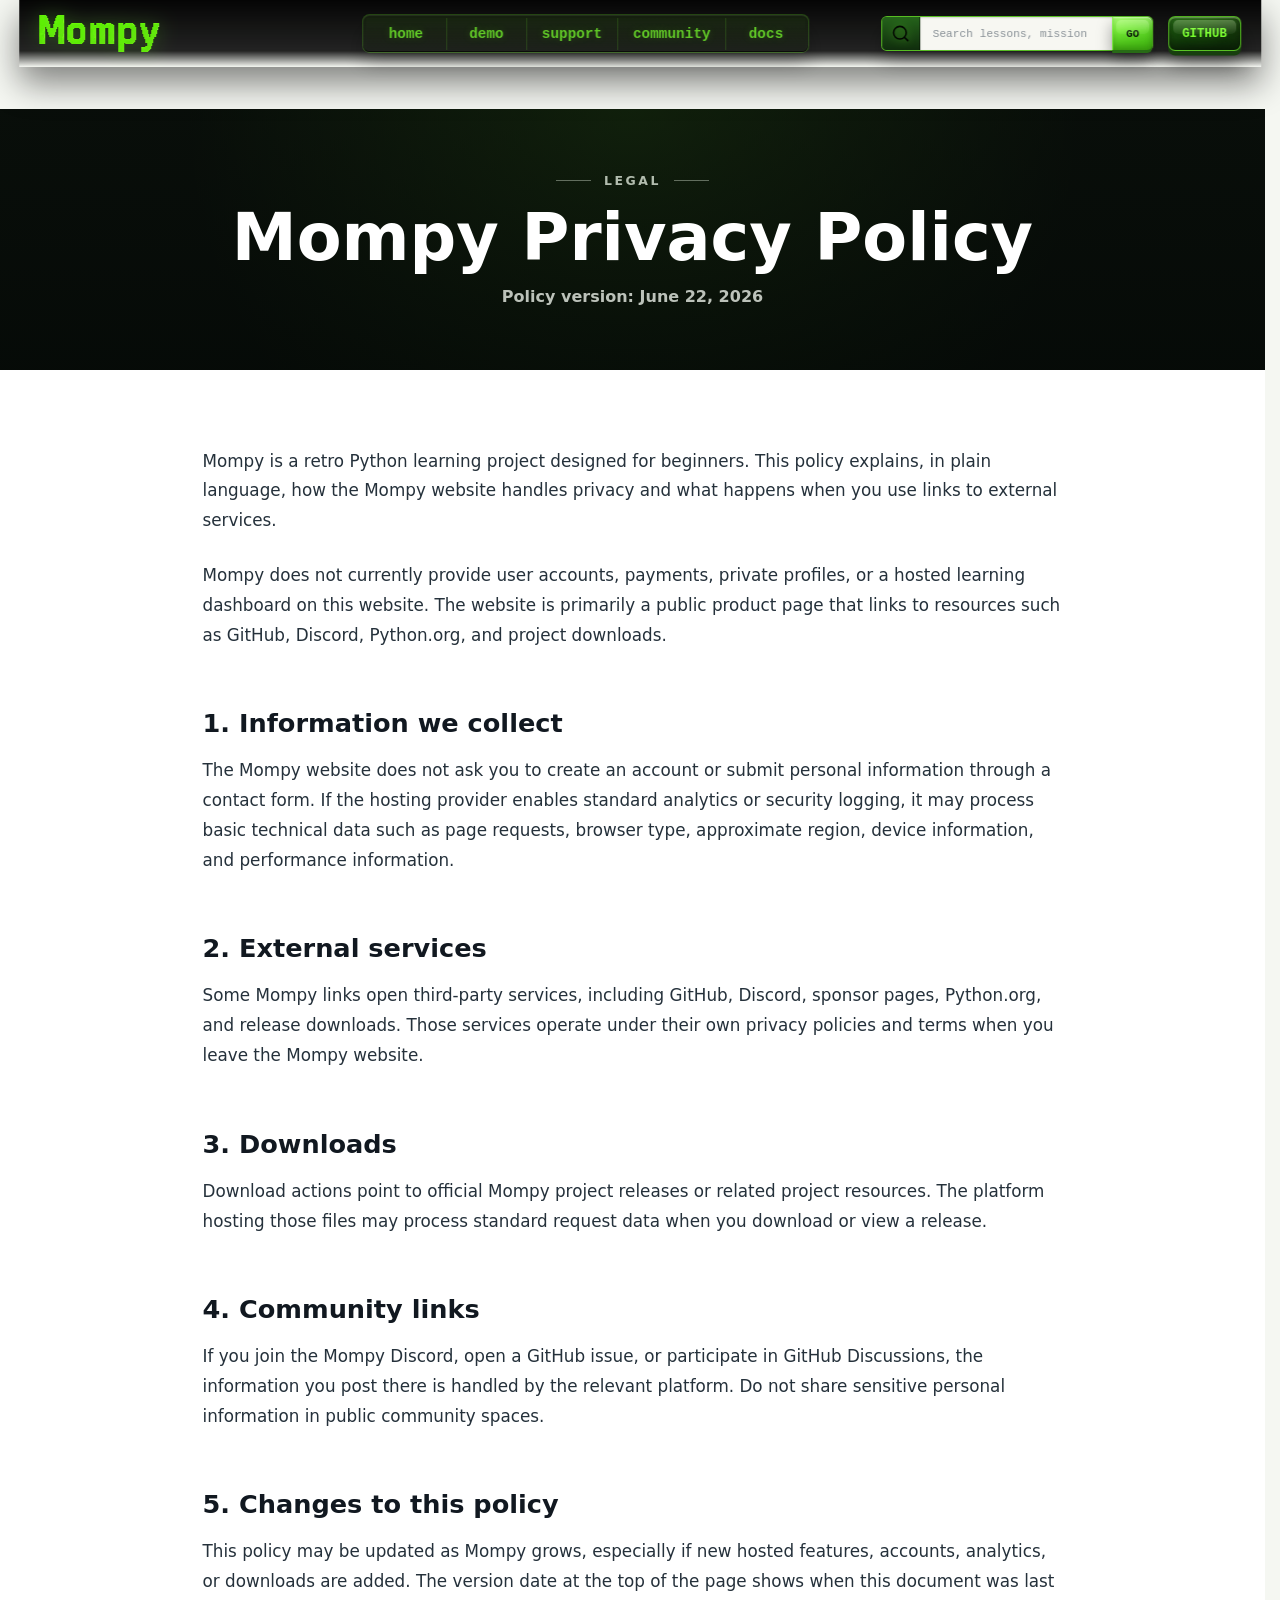
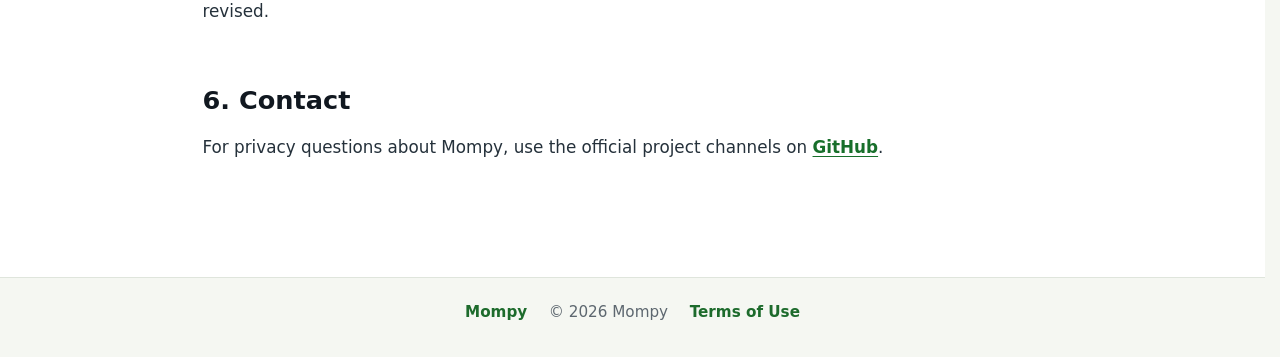
<file: privacy.html>
<!doctype html>
<html lang="en">
  <head>
    <meta charset="utf-8" />
    <meta name="viewport" content="width=device-width, initial-scale=1" />
    <meta
      name="description"
      content="Mompy privacy policy."
    />
    <meta name="theme-color" content="#050805" />
    <title>Privacy Policy | Mompy</title>
    <link rel="icon" href="assets/brand/favicon.png" />
    <link rel="stylesheet" href="styles.css?v=mobile-crt-1" />
  </head>
  <body class="legal-page">
    <div class="site-noise" aria-hidden="true"></div>
    <a class="skip-link" href="#privacy-main">Skip to content</a>

    <header class="site-header" aria-label="Primary navigation">
      <a class="brand-mark" href="index.html#home" aria-label="Mompy home">
        <img src="assets/brand/mompy-wordmark.png" alt="Mompy" />
      </a>
      <nav class="nav-links">
        <a href="index.html#home" data-nav-link="home">home</a>
        <a href="index.html#demo" data-nav-link="demo">demo</a>
        <a href="index.html#support" data-nav-link="support">support</a>
        <a href="index.html#community" data-nav-link="community">community</a>
        <a href="index.html#docs" data-nav-link="docs">docs</a>
      </nav>
      <div class="header-actions" aria-label="Quick actions">
        <form class="site-search" role="search" data-site-search>
          <label class="visually-hidden" for="site-search-input">Search Mompy</label>
          <span class="site-search__icon" aria-hidden="true">
            <img src="assets/icons/search.svg" alt="" />
          </span>
          <input
            id="site-search-input"
            data-site-search-input
            type="search"
            placeholder="Search lessons, missions, Python..."
            autocomplete="off"
          />
          <button type="submit">GO</button>
          <div class="search-results" data-site-search-results role="listbox" hidden></div>
        </form>
        <a href="https://github.com/hepter-studios/mompy" data-link="github" target="_blank" rel="noopener noreferrer">
          <span>github</span>
        </a>
      </div>
    </header>

    <main id="privacy-main" class="legal-main">
      <section class="legal-masthead" aria-labelledby="privacy-title">
        <p class="legal-kicker">Legal</p>
        <h1 id="privacy-title">Mompy Privacy Policy</h1>
        <p class="legal-updated">Policy version: June 22, 2026</p>
      </section>

      <div class="legal-document-wrap">
        <article class="legal-document" aria-label="Mompy Privacy Policy">
          <p>
            Mompy is a retro Python learning project designed for beginners. This
            policy explains, in plain language, how the Mompy website handles
            privacy and what happens when you use links to external services.
          </p>

          <p>
            Mompy does not currently provide user accounts, payments, private
            profiles, or a hosted learning dashboard on this website. The website
            is primarily a public product page that links to resources such as
            GitHub, Discord, Python.org, and project downloads.
          </p>

          <h2>1. Information we collect</h2>
          <p>
            The Mompy website does not ask you to create an account or submit
            personal information through a contact form. If the hosting provider
            enables standard analytics or security logging, it may process basic
            technical data such as page requests, browser type, approximate
            region, device information, and performance information.
          </p>

          <h2>2. External services</h2>
          <p>
            Some Mompy links open third-party services, including GitHub,
            Discord, sponsor pages, Python.org, and release downloads. Those
            services operate under their own privacy policies and terms when you
            leave the Mompy website.
          </p>

          <h2>3. Downloads</h2>
          <p>
            Download actions point to official Mompy project releases or related
            project resources. The platform hosting those files may process
            standard request data when you download or view a release.
          </p>

          <h2>4. Community links</h2>
          <p>
            If you join the Mompy Discord, open a GitHub issue, or participate in
            GitHub Discussions, the information you post there is handled by the
            relevant platform. Do not share sensitive personal information in
            public community spaces.
          </p>

          <h2>5. Changes to this policy</h2>
          <p>
            This policy may be updated as Mompy grows, especially if new hosted
            features, accounts, analytics, or downloads are added. The version
            date at the top of the page shows when this document was last
            revised.
          </p>

          <h2>6. Contact</h2>
          <p>
            For privacy questions about Mompy, use the official project channels
            on <a href="https://github.com/hepter-studios/mompy" target="_blank" rel="noopener noreferrer">GitHub</a>.
          </p>
        </article>
      </div>
    </main>

    <footer class="legal-footer">
      <a href="index.html#home">Mompy</a>
      <span>&copy; 2026 Mompy</span>
      <a href="terms.html">Terms of Use</a>
    </footer>

    <script src="app.js?v=home-search-2" defer></script>
  </body>
</html>
</file>
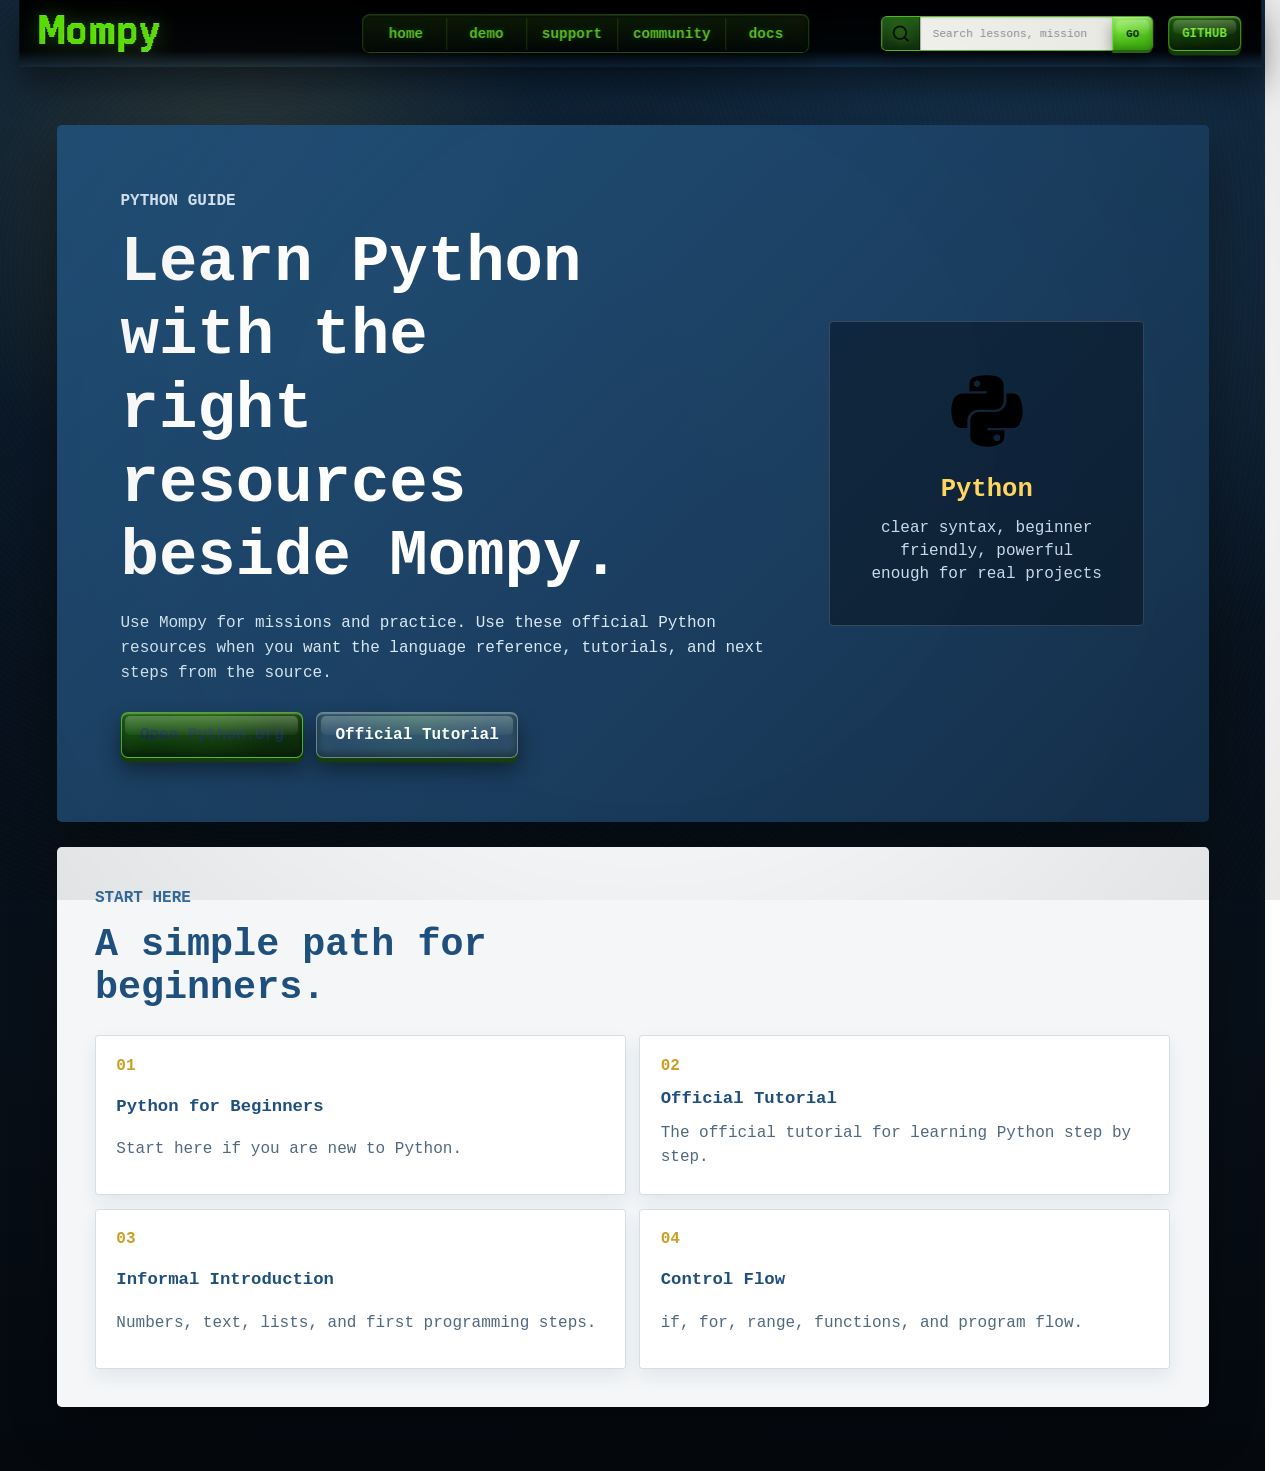
<file: python.html>
<!doctype html>
<html lang="en">
  <head>
    <meta charset="utf-8" />
    <meta name="viewport" content="width=device-width, initial-scale=1" />
    <meta
      name="description"
      content="Python resources for Mompy learners, organized for beginners."
    />
    <meta name="theme-color" content="#1f476f" />
    <title>Python Guide | Mompy</title>
    <link rel="icon" href="assets/brand/favicon.png" />
    <link rel="stylesheet" href="styles.css?v=mobile-crt-1" />
  </head>
  <body class="subpage python-resource-page">
    <div class="site-noise" aria-hidden="true"></div>
    <a class="skip-link" href="#python-main">Skip to content</a>

    <header class="site-header" aria-label="Primary navigation">
      <a class="brand-mark" href="index.html#home" aria-label="Mompy home">
        <img src="assets/brand/mompy-wordmark.png" alt="Mompy" />
      </a>
      <nav class="nav-links">
        <a href="index.html#home" data-nav-link="home">home</a>
        <a href="index.html#demo" data-nav-link="demo">demo</a>
        <a href="index.html#support" data-nav-link="support">support</a>
        <a href="index.html#community" data-nav-link="community">community</a>
        <a href="index.html#docs" data-nav-link="docs">docs</a>
      </nav>
      <div class="header-actions" aria-label="Quick actions">
        <form class="site-search" role="search" data-site-search>
          <label class="visually-hidden" for="site-search-input">Search Mompy</label>
          <span class="site-search__icon" aria-hidden="true">
            <img src="assets/icons/search.svg" alt="" />
          </span>
          <input
            id="site-search-input"
            data-site-search-input
            type="search"
            placeholder="Search lessons, missions, Python..."
            autocomplete="off"
          />
          <button type="submit">GO</button>
          <div class="search-results" data-site-search-results role="listbox" hidden></div>
        </form>
        <a href="https://github.com/hepter-studios/mompy" data-link="github" target="_blank" rel="noopener noreferrer">
          <span>github</span>
        </a>
      </div>
    </header>

    <main id="python-main" class="subpage-main python-main">
      <section class="python-hero" data-reveal>
        <div class="python-hero__copy">
          <p class="python-eyebrow">Python Guide</p>
          <h1>Learn Python with the right resources beside Mompy.</h1>
          <p>
            Use Mompy for missions and practice. Use these official Python
            resources when you want the language reference, tutorials, and next
            steps from the source.
          </p>
          <div class="python-actions">
            <a href="https://www.python.org/" target="_blank" rel="noopener noreferrer">Open Python.org</a>
            <a href="https://docs.python.org/3/tutorial/" target="_blank" rel="noopener noreferrer">Official Tutorial</a>
          </div>
        </div>
        <div class="python-card">
          <img src="assets/icons/python.svg" alt="" aria-hidden="true" />
          <strong>Python</strong>
          <span>clear syntax, beginner friendly, powerful enough for real projects</span>
        </div>
      </section>

      <section class="python-content" aria-labelledby="python-resources-title" data-reveal>
        <div class="python-section-title">
          <p class="python-eyebrow">Start Here</p>
          <h2 id="python-resources-title">A simple path for beginners.</h2>
        </div>
        <div class="python-resource-grid">
          <a id="python-beginners" class="python-resource" href="https://www.python.org/about/gettingstarted/" target="_blank" rel="noopener noreferrer" data-search-title="Python for Beginners" data-search-text="Start here if you are new to Python.">
            <span>01</span>
            <h3>Python for Beginners</h3>
            <p>Start here if you are new to Python.</p>
          </a>
          <a id="python-tutorial" class="python-resource" href="https://docs.python.org/3/tutorial/" target="_blank" rel="noopener noreferrer" data-search-title="Official Python Tutorial" data-search-text="The official tutorial for learning Python step by step.">
            <span>02</span>
            <h3>Official Tutorial</h3>
            <p>The official tutorial for learning Python step by step.</p>
          </a>
          <a id="python-introduction" class="python-resource" href="https://docs.python.org/3/tutorial/introduction.html" target="_blank" rel="noopener noreferrer" data-search-title="Informal Introduction" data-search-text="Numbers, text, lists, and first programming steps.">
            <span>03</span>
            <h3>Informal Introduction</h3>
            <p>Numbers, text, lists, and first programming steps.</p>
          </a>
          <a id="python-control-flow" class="python-resource" href="https://docs.python.org/3/tutorial/controlflow.html" target="_blank" rel="noopener noreferrer" data-search-title="Control Flow" data-search-text="if, for, range, functions, and program flow.">
            <span>04</span>
            <h3>Control Flow</h3>
            <p>if, for, range, functions, and program flow.</p>
          </a>
        </div>
      </section>
    </main>

    <script src="app.js?v=home-search-2" defer></script>
  </body>
</html>
</file>
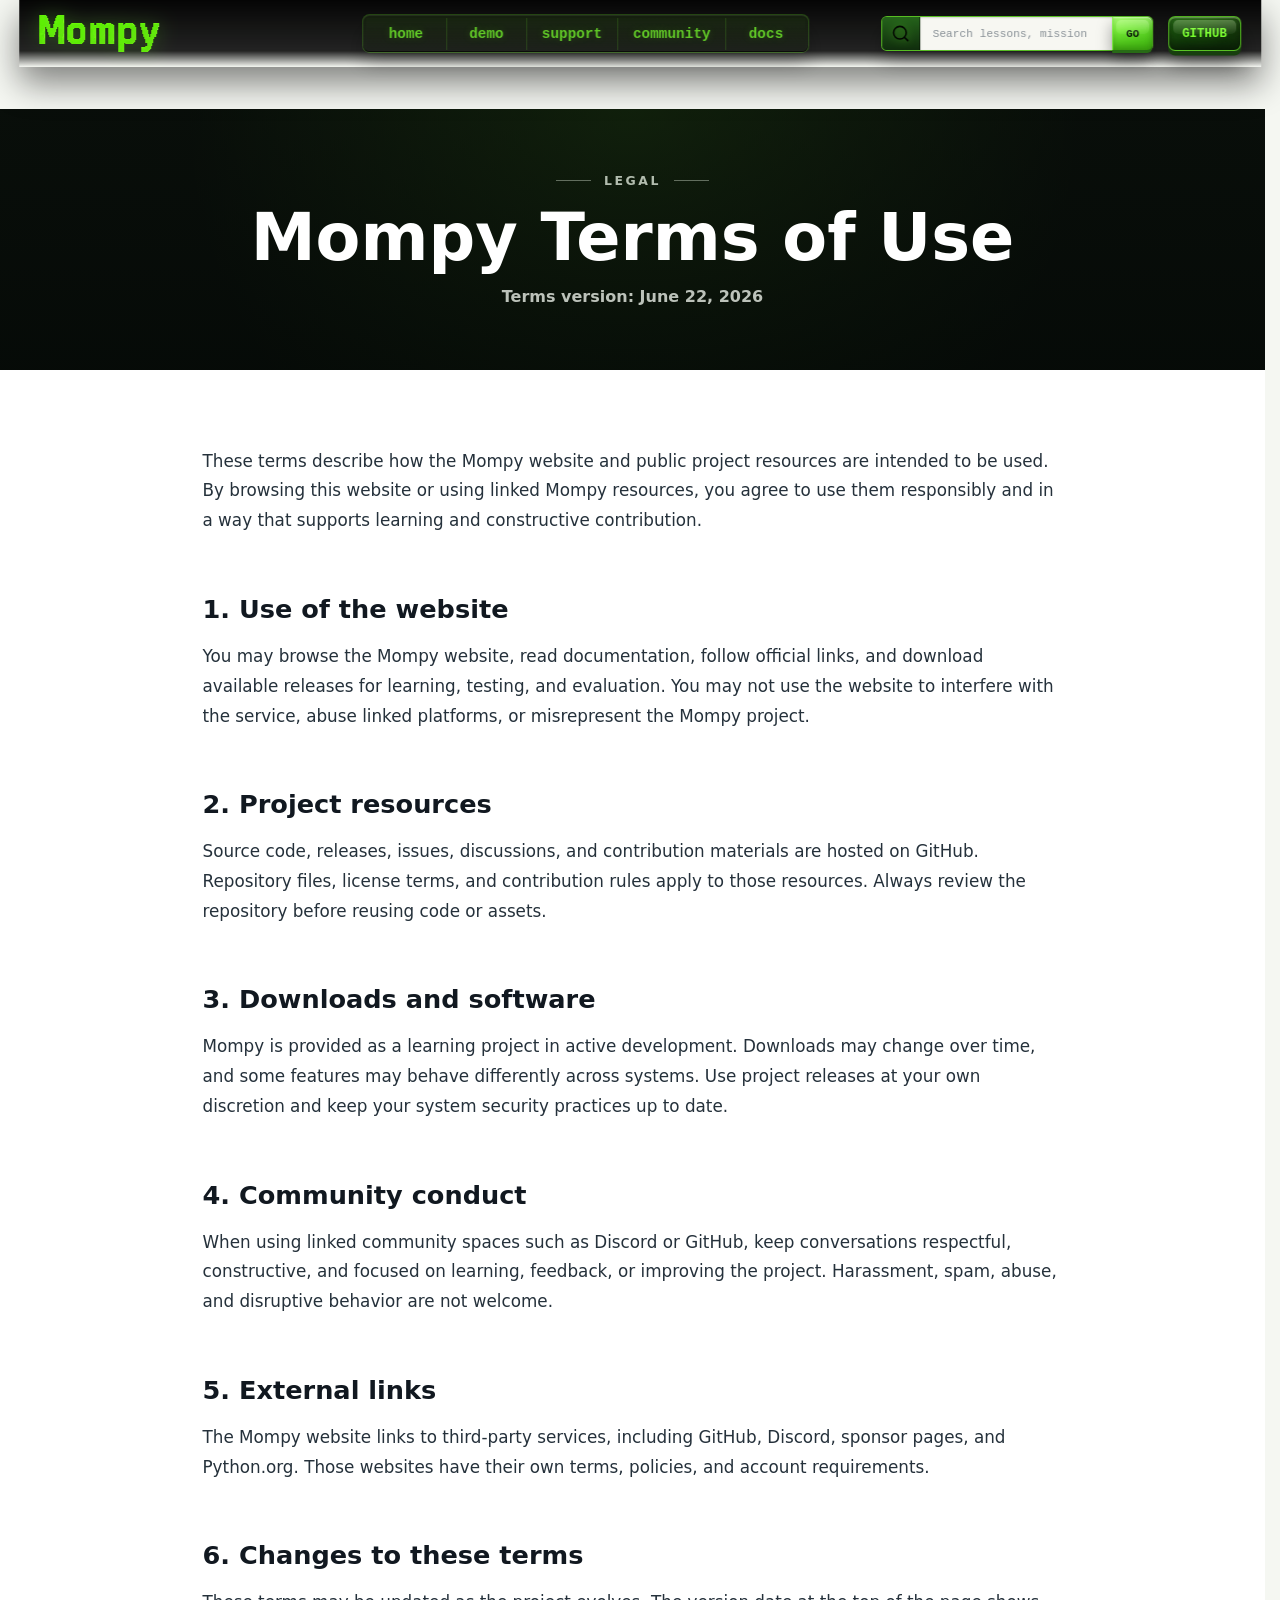
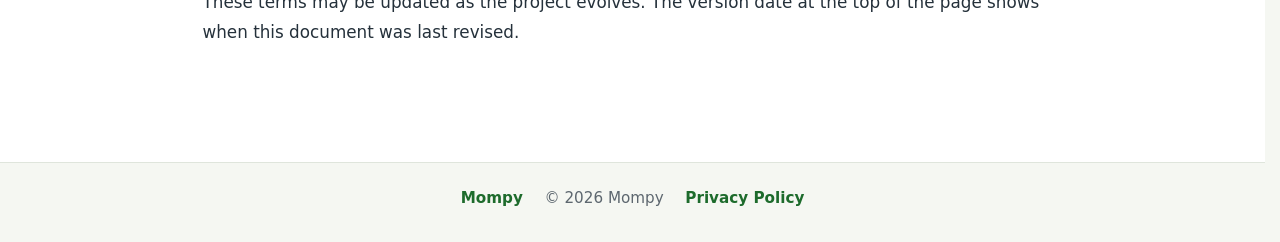
<file: terms.html>
<!doctype html>
<html lang="en">
  <head>
    <meta charset="utf-8" />
    <meta name="viewport" content="width=device-width, initial-scale=1" />
    <meta
      name="description"
      content="Mompy terms of use."
    />
    <meta name="theme-color" content="#050805" />
    <title>Terms of Use | Mompy</title>
    <link rel="icon" href="assets/brand/favicon.png" />
    <link rel="stylesheet" href="styles.css?v=mobile-crt-1" />
  </head>
  <body class="legal-page">
    <div class="site-noise" aria-hidden="true"></div>
    <a class="skip-link" href="#terms-main">Skip to content</a>

    <header class="site-header" aria-label="Primary navigation">
      <a class="brand-mark" href="index.html#home" aria-label="Mompy home">
        <img src="assets/brand/mompy-wordmark.png" alt="Mompy" />
      </a>
      <nav class="nav-links">
        <a href="index.html#home" data-nav-link="home">home</a>
        <a href="index.html#demo" data-nav-link="demo">demo</a>
        <a href="index.html#support" data-nav-link="support">support</a>
        <a href="index.html#community" data-nav-link="community">community</a>
        <a href="index.html#docs" data-nav-link="docs">docs</a>
      </nav>
      <div class="header-actions" aria-label="Quick actions">
        <form class="site-search" role="search" data-site-search>
          <label class="visually-hidden" for="site-search-input">Search Mompy</label>
          <span class="site-search__icon" aria-hidden="true">
            <img src="assets/icons/search.svg" alt="" />
          </span>
          <input
            id="site-search-input"
            data-site-search-input
            type="search"
            placeholder="Search lessons, missions, Python..."
            autocomplete="off"
          />
          <button type="submit">GO</button>
          <div class="search-results" data-site-search-results role="listbox" hidden></div>
        </form>
        <a href="https://github.com/hepter-studios/mompy" data-link="github" target="_blank" rel="noopener noreferrer">
          <span>github</span>
        </a>
      </div>
    </header>

    <main id="terms-main" class="legal-main">
      <section class="legal-masthead" aria-labelledby="terms-title">
        <p class="legal-kicker">Legal</p>
        <h1 id="terms-title">Mompy Terms of Use</h1>
        <p class="legal-updated">Terms version: June 22, 2026</p>
      </section>

      <div class="legal-document-wrap">
        <article class="legal-document" aria-label="Mompy Terms of Use">
          <p>
            These terms describe how the Mompy website and public project
            resources are intended to be used. By browsing this website or using
            linked Mompy resources, you agree to use them responsibly and in a
            way that supports learning and constructive contribution.
          </p>

          <h2>1. Use of the website</h2>
          <p>
            You may browse the Mompy website, read documentation, follow official
            links, and download available releases for learning, testing, and
            evaluation. You may not use the website to interfere with the
            service, abuse linked platforms, or misrepresent the Mompy project.
          </p>

          <h2>2. Project resources</h2>
          <p>
            Source code, releases, issues, discussions, and contribution
            materials are hosted on GitHub. Repository files, license terms, and
            contribution rules apply to those resources. Always review the
            repository before reusing code or assets.
          </p>

          <h2>3. Downloads and software</h2>
          <p>
            Mompy is provided as a learning project in active development.
            Downloads may change over time, and some features may behave
            differently across systems. Use project releases at your own
            discretion and keep your system security practices up to date.
          </p>

          <h2>4. Community conduct</h2>
          <p>
            When using linked community spaces such as Discord or GitHub, keep
            conversations respectful, constructive, and focused on learning,
            feedback, or improving the project. Harassment, spam, abuse, and
            disruptive behavior are not welcome.
          </p>

          <h2>5. External links</h2>
          <p>
            The Mompy website links to third-party services, including GitHub,
            Discord, sponsor pages, and Python.org. Those websites have their
            own terms, policies, and account requirements.
          </p>

          <h2>6. Changes to these terms</h2>
          <p>
            These terms may be updated as the project evolves. The version date
            at the top of the page shows when this document was last revised.
          </p>
        </article>
      </div>
    </main>

    <footer class="legal-footer">
      <a href="index.html#home">Mompy</a>
      <span>&copy; 2026 Mompy</span>
      <a href="privacy.html">Privacy Policy</a>
    </footer>

    <script src="app.js?v=home-search-2" defer></script>
  </body>
</html>
</file>
<file: styles.css>
:root {
  --green: #78ff2d;
  --green-soft: #a7ff74;
  --green-dim: #6eb13e;
  --green-faint: rgba(120, 255, 45, 0.15);
  --amber: #d8ad62;
  --amber-soft: rgba(216, 173, 98, 0.28);
  --black: #020402;
  --panel: #061006;
  --text: #d8ffd0;
  --muted: #9cc986;
  --metal: #191817;
  --font: Consolas, "Cascadia Mono", "Courier New", monospace;
}

* {
  box-sizing: border-box;
}

html {
  scroll-behavior: smooth;
  scrollbar-gutter: stable;
}

body {
  margin: 0;
  min-width: 320px;
  color: var(--text);
  font-family: var(--font);
  background:
    radial-gradient(circle at 50% 10%, rgba(78, 255, 31, 0.12), transparent 32rem),
    radial-gradient(circle at 12% 34%, rgba(80, 255, 60, 0.08), transparent 24rem),
    linear-gradient(180deg, #000 0%, #030803 45%, #000 100%);
  overflow-x: hidden;
}

body::before {
  content: "";
  position: fixed;
  inset: 0;
  pointer-events: none;
  z-index: 100;
  background:
    linear-gradient(rgba(120, 255, 45, 0.035) 50%, transparent 50%),
    radial-gradient(circle at center, transparent 38%, rgba(0, 0, 0, 0.45) 100%);
  background-size: 100% 4px, 100% 100%;
  mix-blend-mode: screen;
  opacity: 0.48;
}

body:has(.demo-panel.is-video-visible)::before {
  opacity: 0;
}

body[data-active-section="demo"]::before {
  background: radial-gradient(circle at center, transparent 38%, rgba(0, 0, 0, 0.45) 100%);
  opacity: 0.16;
}

body[data-active-section="demo"]:has(.demo-panel.is-video-visible)::before {
  opacity: 0;
}

.site-noise {
  position: fixed;
  inset: 0;
  z-index: 0;
  pointer-events: none;
  opacity: 0.18;
  background-image:
    repeating-radial-gradient(circle at 20% 30%, rgba(255, 255, 255, 0.08) 0 1px, transparent 1px 5px);
}

a {
  color: inherit;
}

.skip-link {
  position: fixed;
  left: 1rem;
  top: -4rem;
  z-index: 200;
  padding: 0.75rem 1rem;
  background: #0c160c;
  border: 1px solid var(--green);
}

.skip-link:focus {
  top: 1rem;
}

.visually-hidden {
  position: absolute;
  width: 1px;
  height: 1px;
  padding: 0;
  margin: -1px;
  overflow: hidden;
  clip: rect(0, 0, 0, 0);
  white-space: nowrap;
  border: 0;
}

.site-header {
  position: fixed;
  left: 50%;
  top: 0;
  z-index: 50;
  width: min(97vw, calc((100dvh + clamp(0.25rem, 0.45vw, 0.7rem)) * 1.7779), 1910px);
  transform: translateX(-50%);
  display: grid;
  grid-template-columns: minmax(12.2rem, 0.72fr) auto minmax(18rem, 1fr);
  align-items: center;
  gap: clamp(1rem, 3.4vw, 4.2rem);
  min-height: clamp(4.2rem, 4.8vw, 5.2rem);
  padding: 0 clamp(1.25rem, 1.35vw, 1.65rem);
  border: 0;
  background:
    linear-gradient(180deg, rgba(0, 0, 0, 0.98) 0%, rgba(0, 0, 0, 0.86) 76%, rgba(0, 0, 0, 0) 100%);
  box-shadow: 0 16px 34px rgba(0, 0, 0, 0.48);
  backdrop-filter: blur(3px);
}

.site-header.is-compact {
  min-height: clamp(4.1rem, 4.6vw, 5rem);
}

.brand-mark,
.nav-links a,
.header-actions a,
.crt-button,
.console-list a,
.docs-tabs a,
.footer-column a,
.footer-bottom a {
  text-decoration: none;
}

.brand-mark {
  display: inline-flex;
  align-items: center;
  min-width: 0;
  color: var(--green);
  font-weight: 800;
  font-size: clamp(1.35rem, 2.25vw, 2.55rem);
  line-height: 1;
  text-shadow:
    0 0 9px rgba(120, 255, 45, 0.58),
    0 0 20px rgba(120, 255, 45, 0.24);
}

.brand-cluster {
  display: inline-flex;
  align-items: center;
  gap: clamp(0.58rem, 0.72vw, 0.85rem);
  min-width: 0;
}

.brand-mark img {
  width: clamp(7.5rem, 8.8vw, 10rem);
  height: auto;
  display: block;
  image-rendering: pixelated;
  filter: drop-shadow(0 0 10px rgba(120, 255, 45, 0.28));
}

.brand-download {
  position: relative;
  width: clamp(1.28rem, 1.42vw, 1.62rem);
  height: clamp(1.28rem, 1.42vw, 1.62rem);
  display: inline-grid;
  place-items: center;
  flex: 0 0 auto;
  color: var(--green);
  border: 0;
  border-radius: 0;
  background: transparent;
  box-shadow: none;
  text-decoration: none;
  transform: translateY(0);
  transition:
    transform 120ms ease,
    filter 170ms ease,
    opacity 170ms ease;
}

.brand-download img {
  width: 100%;
  height: 100%;
  object-fit: contain;
  filter:
    brightness(0) saturate(100%) invert(78%) sepia(95%) saturate(599%) hue-rotate(39deg) brightness(105%) contrast(106%)
    drop-shadow(0 0 0.42rem rgba(120, 255, 45, 0.68))
    drop-shadow(0 0 0.95rem rgba(120, 255, 45, 0.22));
}

.brand-download:hover {
  filter: brightness(1.16) saturate(1.14);
  transform: translateY(-0.08rem) scale(1.04);
}

.brand-download:active {
  transform: translateY(0.06rem) scale(0.96);
  opacity: 0.86;
}

.brand-download:focus-visible {
  outline: 2px solid rgba(120, 255, 45, 0.95);
  outline-offset: 0.24rem;
}

.nav-links {
  justify-self: center;
  display: flex;
  align-items: center;
  gap: 0;
  overflow: hidden;
  padding: 0.18rem;
  color: rgba(120, 255, 45, 0.74);
  border: 1px solid rgba(120, 255, 45, 0.22);
  border-radius: 0.46rem;
  background:
    linear-gradient(180deg, rgba(120, 255, 45, 0.08), rgba(120, 255, 45, 0.018)),
    rgba(0, 0, 0, 0.18);
  box-shadow:
    inset 0 1px 0 rgba(238, 255, 218, 0.08),
    inset 0 -1px 0 rgba(0, 0, 0, 0.72),
    0 10px 22px rgba(0, 0, 0, 0.25);
  font-size: clamp(0.9rem, 1.05vw, 1.2rem);
  font-weight: 800;
  text-transform: lowercase;
  text-shadow: 0 0 8px rgba(120, 255, 45, 0.18);
}

.nav-links a {
  position: relative;
  min-width: clamp(5rem, 6.2vw, 7.2rem);
  min-height: clamp(2rem, 2.25vw, 2.46rem);
  display: inline-flex;
  align-items: center;
  justify-content: center;
  padding: 0.38rem clamp(0.82rem, 1.16vw, 1.28rem);
  border-left: 1px solid rgba(120, 255, 45, 0.16);
  background: linear-gradient(180deg, rgba(120, 255, 45, 0.02), rgba(0, 0, 0, 0.05));
  transition:
    color 160ms ease,
    text-shadow 160ms ease,
    background 160ms ease,
    box-shadow 160ms ease;
}

.nav-links a:first-child {
  border-left: 0;
}

.nav-links a::after {
  content: "";
  position: absolute;
  left: 14%;
  right: 14%;
  bottom: 0.22rem;
  height: 0.12rem;
  background: var(--green);
  box-shadow: 0 0 11px rgba(120, 255, 45, 0.82);
  opacity: 0;
  transform: scaleX(0.48);
  transition: opacity 160ms ease, transform 160ms ease;
}

.header-actions {
  justify-self: end;
  display: flex;
  align-items: center;
  justify-content: end;
  gap: clamp(0.65rem, 1.15vw, 1.2rem);
  min-width: 0;
}

.site-search {
  position: relative;
  width: clamp(17rem, 20vw, 24rem);
  min-width: 0;
  display: grid;
  grid-template-columns: clamp(2.35rem, 2.55vw, 2.8rem) minmax(0, 1fr) clamp(2.55rem, 3vw, 3.15rem);
  align-items: stretch;
  min-height: clamp(2.15rem, 2.45vw, 2.55rem);
  border: 1px solid rgba(120, 255, 45, 0.66);
  border-radius: 0.35rem;
  background: #173f12;
  box-shadow:
    inset 0 0 0 1px rgba(255, 255, 255, 0.04),
    0 10px 22px rgba(0, 0, 0, 0.28);
}

.site-search:focus-within {
  border-color: rgba(120, 255, 45, 0.95);
  box-shadow:
    inset 0 0 0 1px rgba(255, 255, 255, 0.08),
    0 0 0 2px rgba(120, 255, 45, 0.18),
    0 12px 24px rgba(0, 0, 0, 0.32);
}

.site-search__icon {
  display: grid;
  place-items: center;
  min-width: 0;
  border-right: 1px solid rgba(0, 0, 0, 0.42);
  border-radius: 0.28rem 0 0 0.28rem;
  background: linear-gradient(180deg, #25631b, #102d0d);
}

.site-search__icon img {
  width: 1.18rem;
  height: 1.18rem;
  object-fit: contain;
  filter: brightness(0) saturate(100%) invert(78%) sepia(95%) saturate(599%) hue-rotate(39deg) brightness(105%) contrast(106%);
  opacity: 0.92;
}

.site-search input {
  width: 100%;
  min-width: 0;
  min-height: 100%;
  padding: 0 0.78rem;
  color: #27313a;
  border: 0;
  border-radius: 0;
  background: #f7f7f2;
  box-shadow: inset 0 1px 2px rgba(0, 0, 0, 0.16);
  font: inherit;
  font-size: clamp(0.7rem, 0.82vw, 0.9rem);
  outline: none;
}

.site-search input::placeholder {
  color: #8a9298;
}

.site-search input:focus {
  box-shadow: inset 0 1px 2px rgba(0, 0, 0, 0.16);
}

.site-search button {
  min-height: 100%;
  padding: 0 0.62rem;
  color: #071307;
  border: 0;
  border-left: 1px solid rgba(0, 0, 0, 0.28);
  border-radius: 0 0.28rem 0.28rem 0;
  background: linear-gradient(180deg, #7bff38, #48b915);
  box-shadow: inset 0 1px 0 rgba(255, 255, 255, 0.18);
  font: inherit;
  font-size: clamp(0.68rem, 0.76vw, 0.82rem);
  font-weight: 800;
  cursor: pointer;
}

.site-search button:hover,
.site-search button:focus-visible {
  background: linear-gradient(180deg, #9aff5f, #5bd51e);
}

.search-results {
  position: absolute;
  right: 0;
  top: calc(100% + 0.46rem);
  z-index: 70;
  width: min(24rem, 82vw);
  max-height: min(22rem, 62vh);
  overflow-y: auto;
  padding: 0.45rem;
  border: 1px solid rgba(120, 255, 45, 0.4);
  border-radius: 0.35rem;
  background:
    linear-gradient(180deg, rgba(5, 18, 5, 0.98), rgba(0, 0, 0, 0.98)),
    repeating-linear-gradient(180deg, rgba(120, 255, 45, 0.035) 0 1px, transparent 1px 4px);
  box-shadow:
    inset 0 0 24px rgba(120, 255, 45, 0.06),
    0 18px 42px rgba(0, 0, 0, 0.78);
}

.search-results[hidden] {
  display: none;
}

.search-results button {
  width: 100%;
  display: grid;
  gap: 0.22rem;
  padding: 0.62rem 0.7rem;
  color: var(--green);
  border: 0;
  border-bottom: 1px solid rgba(120, 255, 45, 0.14);
  background: transparent;
  font: inherit;
  text-align: left;
  cursor: pointer;
}

.search-results button:last-child {
  border-bottom: 0;
}

.search-results button:hover,
.search-results button:focus-visible {
  background: rgba(120, 255, 45, 0.08);
  outline: none;
}

.search-results strong {
  font-size: 0.82rem;
  text-transform: uppercase;
}

.search-results span {
  color: rgba(216, 255, 208, 0.68);
  font-size: 0.68rem;
  line-height: 1.35;
}

.header-actions a {
  position: relative;
  min-height: clamp(2.15rem, 2.45vw, 2.55rem);
  display: inline-flex;
  align-items: center;
  justify-content: center;
  gap: 0.62rem;
  padding: 0 clamp(0.72rem, 1vw, 1rem);
  color: var(--green);
  border: 1px solid rgba(120, 255, 45, 0.36);
  border-radius: 0.42rem;
  background: rgba(22, 72, 8, 0.76);
  box-shadow:
    inset 0 0 15px rgba(120, 255, 45, 0.05),
    0 0 18px rgba(120, 255, 45, 0.12);
  font-size: clamp(0.78rem, 0.95vw, 1.06rem);
  font-weight: 800;
  text-transform: uppercase;
  white-space: nowrap;
}

.header-actions img {
  width: 1.15rem !important;
  height: 1.15rem !important;
  max-width: 1.15rem;
  flex: 0 0 1.15rem;
  object-fit: contain;
  image-rendering: pixelated;
  filter: drop-shadow(0 0 5px rgba(120, 255, 45, 0.55));
}

.nav-links a:hover,
.nav-links a.is-active,
.nav-links a[aria-current="true"] {
  color: var(--green);
  background:
    linear-gradient(180deg, rgba(120, 255, 45, 0.18), rgba(120, 255, 45, 0.05) 52%, rgba(0, 0, 0, 0.08)),
    rgba(120, 255, 45, 0.035);
  box-shadow:
    inset 0 1px 0 rgba(238, 255, 218, 0.14),
    inset 0 -0.22rem 0.6rem rgba(0, 0, 0, 0.28);
  text-shadow:
    0 0 9px rgba(120, 255, 45, 0.95),
    0 0 24px rgba(120, 255, 45, 0.48);
}

.nav-links a.is-active::after,
.nav-links a[aria-current="true"]::after {
  opacity: 1;
  transform: scaleX(1);
}

.header-actions a:hover {
  color: var(--green);
  border-color: rgba(120, 255, 45, 0.78);
  background: rgba(120, 255, 45, 0.1);
}

.nav-links a:focus-visible,
.header-actions a:focus-visible,
.site-search input:focus-visible,
.site-search button:focus-visible,
.crt-button:focus-visible,
.search-results button:focus-visible,
.resource-card:focus-visible,
.console-list a:focus-visible,
.docs-tabs a:focus-visible,
.footer-column a:focus-visible,
.footer-bottom a:focus-visible {
  outline: 2px solid var(--green);
  outline-offset: 4px;
}

main {
  position: relative;
  z-index: 1;
}

.screen-section {
  min-height: 100dvh;
  display: grid;
  place-items: center;
  padding: clamp(7.2rem, 8.8vw, 9.5rem) 1rem clamp(1.4rem, 3vw, 2.8rem);
  scroll-margin-top: clamp(6rem, 7vw, 8rem);
}

@media (min-width: 901px) {
  html {
    scroll-snap-type: y mandatory;
  }

  .screen-section {
    min-height: 100dvh;
    height: 100dvh;
    scroll-margin-top: 0;
  }

  .screen-section,
  .global-footer {
    scroll-snap-align: start;
    scroll-snap-stop: always;
  }
}

.screen-home {
  padding-top: clamp(1.35rem, 1.75vw, 2.05rem);
}

.screen-demo {
  align-items: start;
  padding-top: clamp(1.35rem, 1.75vw, 2.05rem);
}

.screen-shell {
  position: relative;
  width: min(96vw, calc((100dvh - clamp(6.6rem, 10vw, 9rem)) * 1.7779), 1672px);
  aspect-ratio: 1672 / 941;
  filter: drop-shadow(0 30px 65px rgba(0, 0, 0, 0.72));
  overflow: hidden;
}

.reveal-ready .screen-shell {
  opacity: 0;
  transform: translateY(24px) scale(0.985);
  transition: opacity 700ms ease, transform 700ms ease;
}

.screen-home {
  align-items: start;
}

.screen-home .screen-shell {
  width: min(95vw, calc((100dvh + clamp(0.25rem, 0.45vw, 0.7rem)) * 1.7779), 1910px);
}

.screen-demo .screen-shell {
  width: min(95vw, calc((100dvh + clamp(0.25rem, 0.45vw, 0.7rem)) * 1.7779), 1910px);
}

.reveal-ready .screen-home .screen-shell,
.reveal-ready .screen-home .screen-shell.is-visible {
  transform: none;
}

.reveal-ready .screen-shell.is-visible {
  opacity: 1;
  transform: translateY(0) scale(1);
}

.screen-frame {
  position: absolute;
  inset: 0;
  width: 100%;
  height: 100%;
  display: block;
  object-fit: contain;
  user-select: none;
  pointer-events: none;
}

.screen-shell::after {
  content: "";
  position: absolute;
  inset: 7% 8%;
  border-radius: 2rem;
  pointer-events: none;
  background: linear-gradient(180deg, rgba(155, 255, 98, 0.07), transparent 45%);
  mix-blend-mode: screen;
}

.screen-home .screen-shell::after {
  display: none;
}

.home-copy {
  position: absolute;
  left: 13.55%;
  top: 17.95%;
  width: 42.35%;
  height: 65.4%;
  color: var(--green);
}

.section-tag {
  margin: 0 0 1.4rem;
  color: var(--green);
  font-size: clamp(0.85rem, 1.6vw, 1.55rem);
  text-transform: uppercase;
  letter-spacing: 0;
}

h1,
h2 {
  margin: 0;
  color: var(--green);
  font-weight: 900;
  line-height: 1.12;
  letter-spacing: 0;
  text-shadow:
    0 0 8px rgba(120, 255, 45, 0.56),
    0 0 18px rgba(120, 255, 45, 0.2);
}

h1 {
  max-width: 16ch;
  font-size: clamp(2rem, 3.05vw, 3.85rem);
  line-height: 1.15;
}

.home-copy h1 span {
  display: block;
}

.home-copy h1 {
  max-width: 16ch;
  font-size: clamp(3rem, 3.48vw, 4.38rem);
  line-height: 1.16;
}

h2 {
  font-size: clamp(2rem, 4vw, 4.85rem);
}

.home-copy p:not(.section-tag):not(.status-line),
.side-copy p:not(.section-tag) {
  max-width: 32rem;
  color: var(--muted);
  font-size: clamp(0.9rem, 1.18vw, 1.25rem);
  line-height: 1.55;
  text-shadow: 0 0 10px rgba(120, 255, 45, 0.18);
}

.action-row {
  display: flex;
  flex-wrap: wrap;
  gap: clamp(0.65rem, 1.35vw, 1.15rem);
  margin-top: clamp(1rem, 2vw, 2rem);
}

.screen-home .action-row {
  position: absolute;
  left: 0;
  bottom: 7.3%;
  flex-wrap: nowrap;
  width: 100%;
  max-width: 100%;
  margin-top: 0;
}

.crt-button {
  min-height: clamp(2.75rem, 4.7vw, 4.85rem);
  display: inline-flex;
  align-items: center;
  justify-content: center;
  gap: 0.75rem;
  padding: 0 clamp(0.95rem, 1.8vw, 1.65rem);
  color: var(--green);
  border: 2px solid rgba(120, 255, 45, 0.72);
  background: rgba(10, 35, 6, 0.42);
  box-shadow:
    inset 0 0 16px rgba(120, 255, 45, 0.045),
    0 0 10px rgba(120, 255, 45, 0.1),
    0 0 0 1px rgba(216, 173, 98, 0.12);
  cursor: pointer;
  font: inherit;
  font-weight: 800;
  font-size: clamp(0.75rem, 1.25vw, 1.25rem);
  white-space: nowrap;
  transition: transform 160ms ease, background 160ms ease, box-shadow 160ms ease;
}

.screen-home .crt-button {
  flex: 0 0 clamp(8.8rem, 9.2vw, 10.6rem);
  min-height: clamp(3.05rem, 3.55vw, 4.15rem);
  padding: 0 clamp(0.92rem, 1.16vw, 1.35rem);
  font-size: clamp(0.82rem, 0.98vw, 1.14rem);
}

.screen-home .crt-button:nth-child(3) {
  flex-basis: clamp(8.8rem, 9.2vw, 10.6rem);
}

.screen-home .sponsor-button {
  font-size: clamp(0.82rem, 0.98vw, 1.14rem);
}

.crt-button:hover {
  transform: translateY(-2px);
  background: rgba(120, 255, 45, 0.12);
  box-shadow:
    inset 0 0 20px rgba(120, 255, 45, 0.08),
    0 0 16px rgba(120, 255, 45, 0.18);
}

.crt-button.large {
  min-width: clamp(10rem, 17vw, 18rem);
  margin-top: clamp(1.4rem, 3vw, 3rem);
}

.button-icon {
  width: 1.25em;
  height: 1.25em;
  flex: 0 0 1.25em;
  object-fit: contain;
  image-rendering: pixelated;
  filter:
    brightness(0)
    saturate(100%)
    invert(77%)
    sepia(90%)
    saturate(756%)
    hue-rotate(39deg)
    brightness(108%)
    contrast(107%)
    drop-shadow(0 0 5px rgba(120, 255, 45, 0.58))
    drop-shadow(0 0 12px rgba(120, 255, 45, 0.16));
}

.sponsor-button .button-icon {
  width: 1.12em;
  height: 1.12em;
  flex-basis: 1.12em;
  filter:
    drop-shadow(0 0 5px rgba(120, 255, 45, 0.52))
    drop-shadow(0 0 12px rgba(120, 255, 45, 0.16));
}

.button-glyph {
  display: inline-grid;
  place-items: center;
  width: 1.45em;
  height: 1.45em;
  font-size: 1.15em;
  line-height: 1;
  text-shadow: 0 0 8px rgba(120, 255, 45, 0.8);
}

.status-line {
  color: var(--green-dim);
  font-size: clamp(0.68rem, 0.92vw, 0.96rem);
  text-transform: uppercase;
}

.screen-home .status-line {
  position: absolute;
  left: 0;
  bottom: 1.7%;
  margin: 0;
}

html.translated-ltr .home-copy h1,
html.translated-rtl .home-copy h1 {
  font-size: clamp(2.65rem, 3.12vw, 3.95rem);
  line-height: 1.08;
}

html.translated-ltr .home-copy p:not(.section-tag):not(.status-line),
html.translated-rtl .home-copy p:not(.section-tag):not(.status-line) {
  max-width: 30rem;
  font-size: clamp(0.82rem, 1.02vw, 1.08rem);
  line-height: 1.45;
}

.home-monitor {
  position: absolute;
  left: 61.1%;
  top: 20.75%;
  width: 28.05%;
  height: 56.2%;
  display: grid;
  place-items: center;
}

.home-monitor img {
  width: 78%;
  height: 78%;
  object-fit: contain;
  object-position: center;
  transform: translate(1.65%, -2.15%);
  filter:
    saturate(0.98)
    contrast(1.02)
    brightness(0.92)
    drop-shadow(0 0 13px rgba(120, 255, 45, 0.36));
}

.screen-learn,
.screen-python-guide {
  padding-top: clamp(6.2rem, 7.3vw, 7.9rem);
}

.info-shell {
  position: relative;
  width: min(92vw, 1480px);
  min-height: min(72svh, 720px);
  display: grid;
  gap: clamp(1rem, 1.8vw, 1.8rem);
  padding: clamp(1.35rem, 2.2vw, 2.2rem);
  color: var(--green);
  border: 1px solid rgba(120, 255, 45, 0.34);
  border-radius: 0.58rem;
  background:
    linear-gradient(180deg, rgba(6, 20, 6, 0.9), rgba(0, 0, 0, 0.96)),
    repeating-linear-gradient(180deg, rgba(120, 255, 45, 0.035) 0 1px, transparent 1px 4px),
    repeating-linear-gradient(90deg, rgba(120, 255, 45, 0.025) 0 1px, transparent 1px 12px);
  box-shadow:
    inset 0 0 58px rgba(0, 0, 0, 0.78),
    inset 0 0 38px rgba(120, 255, 45, 0.07),
    0 26px 62px rgba(0, 0, 0, 0.64);
}

.info-shell::before,
.info-shell::after {
  content: "";
  position: absolute;
  pointer-events: none;
}

.info-shell::before {
  inset: clamp(0.55rem, 1vw, 0.9rem);
  border: 1px solid rgba(120, 255, 45, 0.2);
}

.info-shell::after {
  inset: 0;
  background: radial-gradient(ellipse at 50% 0%, rgba(120, 255, 45, 0.11), transparent 42%);
  mix-blend-mode: screen;
}

.learn-shell {
  grid-template-columns: minmax(21rem, 0.92fr) minmax(28rem, 1.08fr);
  grid-template-rows: auto 1fr;
}

.python-shell {
  grid-template-columns: minmax(22rem, 0.8fr) minmax(32rem, 1.2fr);
  align-items: start;
}

.info-copy,
.learn-grid,
.learning-path,
.python-resource-grid {
  position: relative;
  z-index: 1;
}

.info-copy h2 {
  max-width: 13ch;
  font-size: clamp(2rem, 3.7vw, 4.6rem);
  line-height: 1.12;
}

.info-copy p:not(.section-tag) {
  max-width: 34rem;
  color: var(--muted);
  font-size: clamp(0.9rem, 1.08vw, 1.2rem);
  line-height: 1.55;
}

.learn-grid,
.python-resource-grid {
  display: grid;
  gap: clamp(0.72rem, 1.05vw, 1rem);
}

.learn-grid {
  grid-template-columns: repeat(2, minmax(0, 1fr));
  align-content: start;
}

.learn-card,
.resource-card {
  min-width: 0;
  display: grid;
  align-content: start;
  gap: 0.45rem;
  min-height: clamp(8.4rem, 12vw, 11rem);
  padding: clamp(0.8rem, 1.25vw, 1.15rem);
  color: var(--green);
  border: 1px solid rgba(120, 255, 45, 0.34);
  background: rgba(0, 0, 0, 0.28);
  box-shadow: inset 0 0 20px rgba(120, 255, 45, 0.04);
  text-decoration: none;
  transition: border-color 160ms ease, background 160ms ease, box-shadow 160ms ease;
}

.learn-card span,
.resource-card span {
  color: rgba(167, 255, 116, 0.72);
  font-size: clamp(0.58rem, 0.74vw, 0.78rem);
  text-transform: uppercase;
}

.learn-card h3,
.resource-card h3,
.learning-path h3 {
  margin: 0;
  color: var(--green);
  font-size: clamp(0.92rem, 1.25vw, 1.35rem);
  text-shadow: 0 0 12px rgba(120, 255, 45, 0.52);
}

.learn-card p,
.resource-card p {
  margin: 0;
  color: var(--muted);
  font-size: clamp(0.72rem, 0.9vw, 0.98rem);
  line-height: 1.45;
}

.resource-card:hover,
.learn-card:hover,
.is-search-hit {
  border-color: rgba(120, 255, 45, 0.74);
  background: rgba(120, 255, 45, 0.08);
  box-shadow:
    inset 0 0 24px rgba(120, 255, 45, 0.08),
    0 0 24px rgba(120, 255, 45, 0.12);
}

.learning-path {
  align-self: end;
  padding-top: clamp(0.7rem, 1vw, 1rem);
  border-top: 1px solid rgba(120, 255, 45, 0.2);
}

.learning-path ol {
  display: grid;
  gap: 0.38rem;
  margin: 0.78rem 0 0;
  padding: 0;
  list-style: none;
}

.learning-path li {
  padding: 0.38rem 0.55rem;
  color: rgba(216, 255, 208, 0.82);
  border: 1px solid rgba(120, 255, 45, 0.18);
  background: rgba(0, 0, 0, 0.22);
  font-size: clamp(0.66rem, 0.82vw, 0.9rem);
}

.python-resource-grid {
  grid-template-columns: repeat(2, minmax(0, 1fr));
}

.python-resource-grid .resource-card:first-child {
  grid-column: 1 / -1;
  min-height: auto;
}

.side-copy {
  position: absolute;
  left: 10.9%;
  top: 25.4%;
  width: 27%;
}

.side-copy h2 {
  max-width: 12ch;
  font-size: clamp(1.58rem, 3.2vw, 3.8rem);
}

.side-actions {
  display: grid;
  grid-template-columns: 1fr;
  gap: clamp(0.65rem, 1vw, 1rem);
  width: min(100%, 20rem);
  margin-top: clamp(1rem, 1.8vw, 1.8rem);
}

.side-actions .crt-button.large {
  min-width: 0;
  min-height: clamp(2.6rem, 3.7vw, 4rem);
  margin-top: 0;
  padding-inline: clamp(0.8rem, 1.25vw, 1.25rem);
  font-size: clamp(0.72rem, 1vw, 1.08rem);
}

.screen-demo .screen-shell::after {
  display: none;
}

.screen-demo .side-copy {
  left: 10.6%;
  top: 28.8%;
  width: 22.5%;
}

.screen-demo .section-tag {
  margin-bottom: clamp(1.25rem, 2.1vw, 2rem);
}

.screen-demo .side-copy h2 {
  max-width: 9ch;
  font-size: clamp(2.2rem, 3.05vw, 4.05rem);
  line-height: 1.18;
}

.screen-demo .side-copy h2 span {
  display: block;
}

.screen-demo .side-actions {
  width: min(100%, 17rem);
  margin-top: clamp(2.9rem, 4.8vw, 5rem);
}

.screen-demo .side-actions .crt-button.large {
  width: 100%;
  min-height: clamp(3rem, 4.2vw, 4.6rem);
  font-size: clamp(0.9rem, 1.18vw, 1.35rem);
}

.demo-panel {
  position: absolute;
  left: 33.15%;
  top: 17.35%;
  width: 62%;
  height: 62%;
  display: grid;
  place-items: center;
  padding: 0;
  color: var(--green);
  overflow: hidden;
  border: 0;
  border-radius: clamp(0.65rem, 1.65vw, 1.85rem) / clamp(0.55rem, 1.25vw, 1.45rem);
  background:
    radial-gradient(ellipse at 50% 45%, rgba(78, 255, 24, 0.18), rgba(4, 18, 4, 0.72) 43%, rgba(0, 0, 0, 0.94) 76%),
    linear-gradient(180deg, #061306 0%, #020802 54%, #000 100%);
  box-shadow:
    inset 0 0 46px rgba(0, 0, 0, 0.86),
    inset 0 0 34px rgba(120, 255, 45, 0.1),
    0 0 38px rgba(120, 255, 45, 0.09);
}

.demo-panel.is-video-visible {
  background: #000;
}

.demo-panel::before,
.demo-panel::after {
  content: "";
  position: absolute;
  inset: 0;
  pointer-events: none;
}

.demo-panel::before {
  display: none;
}

.demo-panel::after {
  z-index: 3;
  border-radius: inherit;
  box-shadow:
    inset 0 24px 46px rgba(155, 255, 98, 0.08),
    inset 0 -28px 52px rgba(0, 0, 0, 0.72);
}

.demo-panel.is-video-visible::before,
.demo-panel.is-video-visible::after {
  display: none;
}

.demo-video,
.demo-placeholder {
  grid-area: 1 / 1;
  width: 100%;
  height: 100%;
}

.demo-video {
  position: relative;
  z-index: 1;
  display: block;
  object-fit: contain;
  object-position: center;
  border-radius: inherit;
  background: #000;
  filter: none;
}

.demo-video::-webkit-media-controls,
.demo-video::-webkit-media-controls-enclosure {
  display: none !important;
}

.demo-video[hidden] {
  display: none;
}

.demo-placeholder[hidden] {
  display: none;
}

.demo-placeholder {
  position: relative;
  z-index: 4;
  display: grid;
  place-items: center;
  align-content: center;
  gap: clamp(0.75rem, 1.4vw, 1.35rem);
  padding: clamp(1.2rem, 3vw, 3.3rem);
  text-align: center;
}

.demo-placeholder img {
  width: min(56%, 31rem);
  height: auto;
  image-rendering: pixelated;
  filter:
    brightness(1.18)
    saturate(1.08)
    drop-shadow(0 0 12px rgba(120, 255, 45, 0.66))
    drop-shadow(0 0 32px rgba(120, 255, 45, 0.36));
}

.demo-progress {
  width: min(58%, 31rem);
  height: clamp(0.24rem, 0.45vw, 0.38rem);
  border: 1px solid rgba(120, 255, 45, 0.44);
  background: rgba(0, 0, 0, 0.34);
  box-shadow:
    inset 0 0 10px rgba(120, 255, 45, 0.12),
    0 0 14px rgba(120, 255, 45, 0.14);
  overflow: hidden;
}

.demo-progress span {
  display: block;
  width: 42%;
  height: 100%;
  background: linear-gradient(90deg, rgba(120, 255, 45, 0.18), rgba(120, 255, 45, 0.72), rgba(120, 255, 45, 0.22));
  box-shadow: 0 0 12px rgba(120, 255, 45, 0.5);
  animation: demo-load 2.8s ease-in-out infinite;
}

.demo-placeholder p {
  margin: -0.35rem 0 0;
  color: var(--green-soft);
  font-size: clamp(0.46rem, 0.6vw, 0.68rem);
  letter-spacing: 0;
  text-shadow: 0 0 10px rgba(120, 255, 45, 0.64);
}

.demo-panel.is-loading .demo-placeholder img {
  filter:
    brightness(1.28)
    saturate(1.16)
    drop-shadow(0 0 18px rgba(120, 255, 45, 0.78))
    drop-shadow(0 0 44px rgba(120, 255, 45, 0.44));
}

@keyframes demo-load {
  0% {
    transform: translateX(-105%);
  }
  54% {
    transform: translateX(76%);
  }
  100% {
    transform: translateX(160%);
  }
}

.demo-modal[hidden] {
  display: none;
}

.demo-modal {
  position: fixed;
  inset: 0;
  z-index: 80;
  display: grid;
  place-items: center;
  padding: 1.5rem;
  background: rgba(0, 0, 0, 0.72);
  backdrop-filter: blur(4px);
}

.demo-modal__panel {
  width: min(92vw, 28rem);
  display: grid;
  place-items: center;
  gap: 1.2rem;
  padding: clamp(1.5rem, 3vw, 2.4rem);
  border: 1px solid rgba(120, 255, 45, 0.44);
  background:
    linear-gradient(180deg, rgba(8, 27, 8, 0.96), rgba(0, 0, 0, 0.98)),
    repeating-linear-gradient(180deg, rgba(120, 255, 45, 0.04) 0 1px, transparent 1px 4px);
  box-shadow:
    inset 0 0 34px rgba(120, 255, 45, 0.08),
    0 0 44px rgba(0, 0, 0, 0.78);
}

.demo-modal__panel p {
  margin: 0;
  color: var(--green);
  font-size: clamp(1rem, 1.5vw, 1.25rem);
  text-align: center;
  text-shadow: 0 0 14px rgba(120, 255, 45, 0.68);
}

.demo-modal__close {
  justify-self: end;
  min-height: 2.2rem;
  padding: 0 0.85rem;
  color: var(--green);
  border: 1px solid rgba(120, 255, 45, 0.38);
  background: rgba(120, 255, 45, 0.08);
  font: inherit;
  font-size: 0.72rem;
  text-transform: uppercase;
  cursor: pointer;
}

.demo-modal__close:hover,
.demo-modal__close:focus-visible {
  border-color: var(--green);
  box-shadow: 0 0 16px rgba(120, 255, 45, 0.24);
}

.support-console,
.community-console,
.docs-console {
  position: absolute;
  left: 38.8%;
  top: 19%;
  width: 52.8%;
  height: 59.4%;
  color: var(--green);
}

.support-console {
  display: block;
  left: 38.55%;
  top: 21.35%;
  width: 53.05%;
  height: 53.95%;
  padding: 0;
}

.screen-support {
  align-items: start;
  padding-top: clamp(1.35rem, 1.75vw, 2.05rem);
}

.screen-support .screen-shell {
  width: min(95vw, calc((100dvh + clamp(0.25rem, 0.45vw, 0.7rem)) * 1.7779), 1910px);
}

.screen-community,
.screen-docs {
  align-items: start;
  padding-top: clamp(1.35rem, 1.75vw, 2.05rem);
}

.screen-community .screen-shell,
.screen-docs .screen-shell {
  width: min(95vw, calc((100dvh + clamp(0.25rem, 0.45vw, 0.7rem)) * 1.7779), 1910px);
}

.screen-support .side-copy {
  left: 11.55%;
  top: 28.2%;
  width: 23.3%;
}

.screen-support .side-copy h2 {
  max-width: 11ch;
  font-size: clamp(1.72rem, 2.55vw, 3.25rem);
  line-height: 1.12;
}

.screen-support .side-copy h2 span {
  display: block;
}

.screen-support .side-copy p:not(.section-tag) {
  max-width: 19.5rem;
  margin-top: clamp(1rem, 1.45vw, 1.45rem);
  font-size: clamp(0.72rem, 0.88vw, 0.98rem);
  line-height: 1.58;
}

.support-terminal {
  position: relative;
  height: 100%;
  display: block;
  overflow: visible;
  color: var(--green);
  border: 0;
  background: transparent;
  box-shadow: none;
}

.support-terminal::after {
  display: none;
}

.support-terminal__header {
  position: absolute;
  left: calc(30% + clamp(1rem, 1.8vw, 2rem) + 2%);
  right: 2%;
  top: 1.8%;
  z-index: 1;
  min-height: 0;
  display: flex;
  align-items: center;
  justify-content: space-between;
  gap: 1rem;
  padding: 0 0 clamp(0.38rem, 0.7vw, 0.62rem);
  border-bottom: 1px solid rgba(120, 255, 45, 0.24);
  background: transparent;
}

.support-terminal__header div {
  display: grid;
  gap: 0.22rem;
}

.support-terminal__header strong {
  color: var(--green);
  font-size: clamp(0.9rem, 1.08vw, 1.18rem);
  text-shadow: 0 0 10px rgba(120, 255, 45, 0.48);
}

.support-terminal__header span {
  color: rgba(167, 255, 116, 0.74);
  font-size: clamp(0.52rem, 0.66vw, 0.72rem);
  text-transform: uppercase;
}

.support-terminal__status {
  position: relative;
  padding-left: 0.8rem;
  color: var(--green) !important;
}

.support-terminal__status::before {
  content: "";
  position: absolute;
  left: 0;
  top: 50%;
  width: 0.38rem;
  height: 0.38rem;
  border-radius: 50%;
  background: var(--green);
  transform: translateY(-50%);
  box-shadow: 0 0 8px rgba(120, 255, 45, 0.55);
}

.support-terminal__body {
  position: relative;
  z-index: 1;
  height: 100%;
  min-height: 0;
  display: grid;
  grid-template-columns: 30% 1fr;
  grid-template-rows: clamp(2.75rem, 3.75vw, 3.55rem) minmax(0, 1fr) auto auto;
  column-gap: clamp(1rem, 1.8vw, 2rem);
  row-gap: clamp(0.42rem, 0.7vw, 0.66rem);
  padding: 1.8% 2% 2.1% 2%;
}

.support-assistant-card {
  grid-row: 1 / 5;
  display: grid;
  grid-template-rows: 1fr;
  align-items: center;
  justify-items: center;
  gap: 0.45rem;
  min-height: 0;
  padding: clamp(0.35rem, 0.8vw, 0.7rem) clamp(0.25rem, 0.7vw, 0.62rem);
  border: 0;
  background: radial-gradient(ellipse at 50% 42%, rgba(120, 255, 45, 0.11), transparent 58%);
}

.support-chat {
  grid-column: 2;
  grid-row: 2;
}

.support-action-bar {
  grid-column: 2;
  grid-row: 3;
}

.support-form {
  grid-column: 2;
  grid-row: 4;
}

.support-assistant-card img {
  width: min(82%, 10.4rem);
  max-height: 82%;
  object-fit: contain;
  filter:
    brightness(0.95)
    saturate(1.05)
    drop-shadow(0 0 10px rgba(120, 255, 45, 0.26));
}

.support-chat {
  min-height: 0;
  display: grid;
  align-content: start;
  gap: clamp(0.46rem, 0.72vw, 0.68rem);
  overflow-y: auto;
  padding: 0.05rem clamp(0.2rem, 0.56vw, 0.5rem) 0.35rem 0;
  border: 0;
  background: transparent;
  scrollbar-width: thin;
  scrollbar-color: rgba(120, 255, 45, 0.45) transparent;
}

.support-system {
  margin: 0 0 0.08rem;
  color: rgba(167, 255, 116, 0.72);
  font-size: clamp(0.58rem, 0.74vw, 0.8rem);
  text-transform: uppercase;
}

.support-message {
  max-width: 96%;
  padding: 0 0 0 clamp(0.55rem, 0.82vw, 0.75rem);
  border: 0;
  border-left: 1px solid rgba(120, 255, 45, 0.36);
  background: transparent;
}

.support-message.is-user {
  justify-self: start;
  border-left-color: rgba(167, 255, 116, 0.55);
  background: transparent;
}

.support-message span {
  display: block;
  margin-bottom: 0.2rem;
  color: var(--green-soft);
  font-size: clamp(0.52rem, 0.66vw, 0.74rem);
  text-transform: uppercase;
}

.support-message p {
  margin: 0;
  color: var(--text);
  font-size: clamp(0.62rem, 0.8vw, 0.9rem);
  line-height: 1.45;
}

.support-message.is-thinking p::after {
  content: "...";
  display: inline-block;
  width: 1.4em;
  overflow: hidden;
  vertical-align: bottom;
  animation: support-thinking 1.05s steps(4, end) infinite;
}

@keyframes support-thinking {
  0% {
    width: 0;
  }

  100% {
    width: 1.4em;
  }
}

.support-action-bar {
  display: flex;
  flex-wrap: wrap;
  gap: 0.5rem;
  min-height: 2.05rem;
  align-items: center;
}

.support-action-bar:empty {
  display: none;
}

.support-action-bar a,
.support-action-bar button {
  min-height: clamp(2rem, 2.6vw, 2.55rem);
  display: inline-flex;
  align-items: center;
  justify-content: center;
  padding: 0 0.9rem;
  color: var(--green);
  border: 1px solid rgba(120, 255, 45, 0.52);
  background: rgba(120, 255, 45, 0.07);
  font: inherit;
  font-size: clamp(0.58rem, 0.78vw, 0.86rem);
  font-weight: 800;
  text-decoration: none;
  text-transform: uppercase;
  cursor: pointer;
}

.support-action-bar a:hover,
.support-action-bar button:hover {
  background: rgba(120, 255, 45, 0.14);
  box-shadow: 0 0 18px rgba(120, 255, 45, 0.18);
}

.support-form {
  overflow: hidden;
  display: grid;
  grid-template-columns: clamp(2.35rem, 2.55vw, 2.8rem) minmax(0, 1fr) clamp(3.9rem, 4.55vw, 5.1rem);
  align-items: stretch;
  gap: 0;
  min-height: clamp(2.7rem, 3.35vw, 3.25rem);
  border: 1px solid rgba(120, 255, 45, 0.66);
  border-radius: 0.35rem;
  background: #173f12;
  box-shadow:
    inset 0 0 0 1px rgba(255, 255, 255, 0.035),
    inset 0 0 14px rgba(120, 255, 45, 0.055),
    0 8px 18px rgba(0, 0, 0, 0.28);
}

.support-form:focus-within {
  border-color: rgba(120, 255, 45, 0.95);
  box-shadow:
    inset 0 0 0 1px rgba(255, 255, 255, 0.06),
    inset 0 0 16px rgba(120, 255, 45, 0.075),
    0 0 0 2px rgba(120, 255, 45, 0.14),
    0 10px 22px rgba(0, 0, 0, 0.34);
}

.support-form__icon {
  display: grid;
  place-items: center;
  min-width: 0;
  border-right: 1px solid rgba(0, 0, 0, 0.42);
  background: linear-gradient(180deg, #25631b, #102d0d);
}

.support-form__icon img {
  width: 1.15rem;
  height: 1.15rem;
  object-fit: contain;
  filter:
    brightness(0)
    saturate(100%)
    invert(78%)
    sepia(95%)
    saturate(599%)
    hue-rotate(39deg)
    brightness(105%)
    contrast(106%);
  opacity: 0.92;
}

.support-form input {
  min-width: 0;
  min-height: 100%;
  padding: 0 0.9rem;
  color: #27313a;
  border: 0;
  background: #f7f7f2;
  box-shadow: inset 0 1px 2px rgba(0, 0, 0, 0.16);
  font: inherit;
  font-size: clamp(0.68rem, 0.9vw, 0.95rem);
  outline: none;
}

.support-form input::placeholder {
  color: #7f8d86;
}

.support-form button {
  min-height: 100%;
  display: inline-flex;
  align-items: center;
  justify-content: center;
  padding: 0 0.82rem;
  color: #071307;
  border: 0;
  border-left: 1px solid rgba(0, 0, 0, 0.28);
  background: linear-gradient(180deg, #7bff38, #48b915);
  box-shadow: inset 0 1px 0 rgba(255, 255, 255, 0.18);
  font: inherit;
  font-size: clamp(0.62rem, 0.78vw, 0.86rem);
  font-weight: 900;
  text-transform: uppercase;
  cursor: pointer;
}

.support-form button:hover,
.support-form button:focus-visible {
  background: linear-gradient(180deg, #9aff5f, #5bd51e);
}

.support-form input:focus,
.support-form button:focus-visible,
.support-action-bar a:focus-visible,
.support-action-bar button:focus-visible {
  outline: 2px solid var(--green);
  outline-offset: 3px;
}

.console-art img,
.community-console img,
.docs-console img {
  width: 100%;
  height: 100%;
  object-fit: contain;
  filter: drop-shadow(0 0 18px rgba(120, 255, 45, 0.45));
}

.console-list {
  display: grid;
  gap: clamp(0.58rem, 1.05vw, 1rem);
}

.console-list a,
.docs-tabs a {
  display: flex;
  align-items: center;
  min-height: clamp(2.15rem, 3.35vw, 3.75rem);
  padding: 0 1.2rem;
  color: var(--green);
  border: 1px solid rgba(120, 255, 45, 0.48);
  background: rgba(120, 255, 45, 0.05);
  font-size: clamp(0.72rem, 1.22vw, 1.28rem);
  text-shadow: 0 0 12px rgba(120, 255, 45, 0.5);
}

.community-console {
  display: grid;
  left: 38.2%;
  top: 19.2%;
  width: 53.4%;
  height: 59.8%;
  padding: 2.35% 5.1% 4.25%;
  overflow: hidden;
  background: transparent;
  border-radius: 0;
}

.community-console img {
  width: 100%;
}

.compact-list {
  align-content: center;
}

.screen-community .side-copy {
  left: 11.25%;
  top: 21.2%;
  width: 24.6%;
}

.screen-community .side-copy h2 {
  max-width: 11.4ch;
  font-size: clamp(1.42rem, 2.55vw, 3.06rem);
  line-height: 1.1;
}

.screen-community .side-copy p:not(.section-tag) {
  max-width: 22rem;
  font-size: clamp(0.68rem, 0.86vw, 0.96rem);
  line-height: 1.44;
}

.screen-docs .side-copy {
  left: 11.25%;
  top: 22.2%;
  width: 24.6%;
}

.screen-docs .side-copy h2 {
  max-width: 10.8ch;
  font-size: clamp(1.58rem, 2.95vw, 3.38rem);
  line-height: 1.1;
}

.screen-docs .side-copy p:not(.section-tag) {
  max-width: 18.7rem;
  font-size: clamp(0.66rem, 0.84vw, 0.94rem);
  line-height: 1.44;
}

.community-actions {
  display: grid;
  grid-template-columns: repeat(2, minmax(0, 1fr));
  gap: clamp(0.42rem, 0.62vw, 0.62rem);
  width: min(100%, 21.5rem);
  margin-top: clamp(0.62rem, 1vw, 1.05rem);
}

.community-actions .crt-button.large {
  min-width: 0;
  min-height: clamp(2rem, 2.25vw, 2.55rem);
  margin-top: 0;
  padding-inline: clamp(0.6rem, 0.82vw, 0.82rem);
  font-size: clamp(0.52rem, 0.64vw, 0.72rem);
}

.community-actions .crt-button:nth-child(3) {
  grid-column: 1 / -1;
}

.community-actions .crt-button.is-subtle {
  border-color: rgba(120, 255, 45, 0.38);
  background: rgba(120, 255, 45, 0.035);
}

.community-board {
  position: relative;
  min-width: 0;
  height: 100%;
  color: var(--green);
  overflow: hidden;
  padding: 0;
  background: transparent;
  border: 0;
  border-radius: 0;
  box-shadow: none;
}

.community-board__header {
  position: absolute;
  left: 4.5%;
  right: 4.5%;
  top: -3.8%;
  height: 10.2%;
  display: flex;
  justify-content: center;
  align-items: center;
  gap: 0.58rem;
  padding: 0;
  border-bottom: 0;
  transform: none;
  z-index: 3;
  pointer-events: none;
}

.community-board__header div {
  display: flex;
  flex-wrap: wrap;
  justify-content: center;
  align-items: center;
  gap: 0.65rem 1rem;
  line-height: 1;
}

.community-board__header span {
  color: var(--green);
  font-size: clamp(0.82rem, 1.03vw, 1.12rem);
  font-weight: 900;
  text-shadow: 0 0 10px rgba(120, 255, 45, 0.36);
}

.community-board__header strong {
  padding: 0;
  color: var(--green-soft);
  border: 0;
  background: transparent;
  font-size: clamp(0.56rem, 0.72vw, 0.78rem);
  letter-spacing: 0;
}

.community-board__items {
  position: absolute;
  left: 4.2%;
  right: 4.2%;
  top: 20.2%;
  bottom: 11.4%;
  min-height: 0;
  display: grid;
  grid-template-columns: repeat(2, minmax(0, 1fr));
  grid-template-rows: repeat(3, minmax(0, 1fr));
  gap: clamp(0.38rem, 0.58vw, 0.58rem) clamp(1.7rem, 3vw, 3.6rem);
  align-content: stretch;
  overflow: hidden;
}

.community-board__item {
  min-width: 0;
  display: grid;
  grid-template-columns: auto minmax(0, 1fr);
  align-items: start;
  gap: clamp(0.28rem, 0.44vw, 0.46rem) clamp(0.44rem, 0.62vw, 0.68rem);
  padding: clamp(0.34rem, 0.52vw, 0.56rem) 0;
  border: 0;
  border-bottom: 1px solid rgba(120, 255, 45, 0.18);
  background: transparent !important;
}

.community-board__item > span {
  color: var(--amber);
  font-size: clamp(0.5rem, 0.62vw, 0.68rem);
  font-weight: 900;
}

.community-board__item h3 {
  margin: 0 0 0.12rem;
  color: var(--green);
  font-size: clamp(0.72rem, 0.88vw, 0.98rem);
  text-shadow: none;
}

.community-board__item p {
  margin: 0;
  max-width: 20rem;
  color: rgba(216, 255, 208, 0.72);
  font-size: clamp(0.49rem, 0.62vw, 0.69rem);
  line-height: 1.34;
}

.community-board__item a {
  grid-column: 1 / -1;
  align-self: end;
  justify-self: start;
  min-width: clamp(5.9rem, 7vw, 7.6rem);
  min-height: clamp(1.02rem, 1.32vw, 1.42rem);
  display: inline-flex;
  align-items: center;
  justify-content: center;
  padding: 0.32rem 0.48rem;
  color: var(--green);
  border: 1px solid rgba(120, 255, 45, 0.38);
  background: rgba(120, 255, 45, 0.05);
  font-size: clamp(0.44rem, 0.55vw, 0.62rem);
  font-weight: 900;
  text-decoration: none;
  text-transform: uppercase;
  white-space: nowrap;
  line-height: 1;
}

.community-board__item:nth-child(4) a {
  transform: translateY(0.18rem);
}

.community-board__item a:hover,
.community-board__item a:focus-visible,
.community-socials a:hover,
.community-socials a:focus-visible {
  border-color: rgba(120, 255, 45, 0.72);
  background: rgba(120, 255, 45, 0.11);
  outline: none;
}

.community-socials {
  position: absolute;
  left: 4.2%;
  right: 4.2%;
  bottom: 0.5%;
  display: flex;
  flex-wrap: wrap;
  gap: 0.45rem 0.85rem;
  align-items: center;
  padding-top: clamp(0.38rem, 0.62vw, 0.58rem);
  border-top: 1px solid rgba(120, 255, 45, 0.14);
  color: rgba(216, 255, 208, 0.62);
  font-size: clamp(0.52rem, 0.66vw, 0.72rem);
}

.community-socials a {
  color: var(--green);
  text-decoration: none;
}

.docs-console {
  display: grid;
  left: 38.2%;
  top: 19.2%;
  width: 53.4%;
  height: 59.8%;
  padding: 2.35% 5.1% 4.25%;
  overflow: hidden;
  background: transparent;
}

.docs-index {
  position: relative;
  min-width: 0;
  height: 100%;
  overflow: hidden;
  padding: 0;
}

.docs-index__header {
  position: absolute;
  left: 4.5%;
  right: 4.5%;
  top: -2.4%;
  height: 10.2%;
  display: flex;
  justify-content: center;
  align-items: center;
  padding: 0;
  border-bottom: 0;
  transform: none;
  z-index: 3;
  pointer-events: none;
}

.docs-index__header span {
  color: var(--green);
  font-size: clamp(0.82rem, 1.12vw, 1.22rem);
  font-weight: 900;
  text-shadow: 0 0 10px rgba(120, 255, 45, 0.32);
}

.docs-index__items {
  position: absolute;
  left: 4.2%;
  right: 4.2%;
  top: 20%;
  bottom: 1.4%;
  min-height: 0;
  display: grid;
  grid-template-columns: repeat(2, minmax(0, 1fr));
  gap: clamp(0.5rem, 0.74vw, 0.68rem) clamp(1.9rem, 3.6vw, 4.4rem);
  overflow: hidden;
}

.docs-index__item {
  min-width: 0;
  display: grid;
  grid-template-columns: auto minmax(0, 1fr);
  align-items: start;
  gap: clamp(0.38rem, 0.56vw, 0.58rem) clamp(0.48rem, 0.78vw, 0.78rem);
  padding: clamp(0.5rem, 0.72vw, 0.7rem) 0;
  color: var(--text);
  border-bottom: 1px solid rgba(120, 255, 45, 0.16);
  background: transparent !important;
  text-decoration: none;
}

.docs-index__item > span {
  color: var(--amber);
  font-size: clamp(0.56rem, 0.7vw, 0.78rem);
  font-weight: 900;
}

.docs-index__item h3 {
  margin: 0 0 0.14rem;
  color: var(--green);
  font-size: clamp(0.78rem, 0.98vw, 1.06rem);
}

.docs-index__item p {
  margin: 0;
  color: rgba(216, 255, 208, 0.72);
  font-size: clamp(0.54rem, 0.68vw, 0.76rem);
  line-height: 1.38;
}

.docs-index__item:hover,
.docs-index__item:focus-visible {
  background: linear-gradient(90deg, rgba(120, 255, 45, 0.08), transparent 78%);
  outline: none;
}

.global-footer,
.learn-footer {
  position: relative;
  z-index: 1;
  width: 100%;
  margin: 0;
  padding: clamp(2.4rem, 4.2vw, 4.4rem) max(1.25rem, calc((100vw - 1480px) / 2 + 2rem)) clamp(1.5rem, 2.8vw, 2.6rem);
  color: var(--muted);
  border: 0;
  border-top: 1px solid rgba(120, 255, 45, 0.18);
  background:
    linear-gradient(180deg, rgba(0, 0, 0, 0.18), rgba(0, 0, 0, 0.76)),
    radial-gradient(ellipse at 50% 0%, rgba(120, 255, 45, 0.045), transparent 55%);
  box-shadow: none;
}

.footer-grid {
  display: grid;
  grid-template-columns: minmax(17rem, 1.45fr) repeat(4, minmax(8rem, 1fr));
  gap: clamp(1.4rem, 3.2vw, 3.6rem);
  align-items: start;
}

.footer-brand p {
  max-width: 28rem;
  margin: 1rem 0 0.7rem;
  color: rgba(216, 255, 208, 0.72);
  font-size: clamp(0.88rem, 1vw, 1rem);
  line-height: 1.55;
}

.footer-brand span,
.footer-bottom {
  color: rgba(120, 255, 45, 0.62);
  text-transform: uppercase;
}

.footer-brand span {
  display: block;
  font-size: clamp(0.68rem, 0.78vw, 0.82rem);
}

.footer-column {
  display: grid;
  align-content: start;
  gap: 0.62rem;
}

.footer-column h3 {
  margin: 0 0 0.35rem;
  color: var(--green);
  font-size: clamp(0.76rem, 0.86vw, 0.92rem);
  text-transform: uppercase;
  text-shadow: none;
}

.footer-column a,
.footer-bottom a {
  color: rgba(216, 255, 208, 0.66);
  font-size: clamp(0.78rem, 0.9vw, 0.94rem);
  text-decoration: none;
}

.footer-column a:hover,
.footer-bottom a:hover {
  color: var(--green);
  text-shadow: none;
}

.footer-start .crt-button {
  width: auto;
  min-height: 0;
  padding-inline: 0;
  font-size: inherit;
}

.footer-bottom {
  display: flex;
  flex-wrap: wrap;
  gap: 0.8rem 1.2rem;
  margin-top: clamp(1.8rem, 3.4vw, 3.4rem);
  padding-top: 1.35rem;
  border-top: 1px solid rgba(120, 255, 45, 0.12);
  font-size: clamp(0.68rem, 0.78vw, 0.82rem);
}

.subpage {
  min-height: 100svh;
}

.subpage-main {
  width: min(92vw, 1280px);
  margin: 0 auto;
  padding: clamp(7.8rem, 8vw, 9.2rem) 0 clamp(3rem, 5vw, 5.5rem);
}

.page-hero,
.learning-overview,
.page-panel {
  position: relative;
  border: 1px solid rgba(120, 255, 45, 0.32);
  background:
    linear-gradient(180deg, rgba(6, 19, 6, 0.9), rgba(0, 0, 0, 0.96)),
    repeating-linear-gradient(180deg, rgba(120, 255, 45, 0.026) 0 1px, transparent 1px 4px);
  box-shadow:
    inset 0 0 30px rgba(120, 255, 45, 0.035),
    0 22px 52px rgba(0, 0, 0, 0.5);
}

.page-hero {
  display: grid;
  grid-template-columns: minmax(0, 1.03fr) minmax(18rem, 0.72fr);
  gap: clamp(1.4rem, 4vw, 4rem);
  align-items: center;
  min-height: clamp(32rem, 72vh, 46rem);
  padding: clamp(2rem, 4.6vw, 4.8rem);
}

.page-hero__copy h1,
.python-hero h1 {
  max-width: 13ch;
  font-size: clamp(2.8rem, 5vw, 5.6rem);
}

.page-hero__copy p:not(.section-tag),
.section-heading p,
.python-hero p,
.python-section-title p {
  max-width: 42rem;
  color: var(--muted);
  font-size: clamp(0.98rem, 1.25vw, 1.28rem);
  line-height: 1.58;
}

.page-hero__screen {
  min-height: clamp(20rem, 36vw, 31rem);
  display: grid;
  place-items: center;
  border: 1px solid rgba(120, 255, 45, 0.22);
  background:
    radial-gradient(ellipse at 50% 45%, rgba(120, 255, 45, 0.14), transparent 58%),
    #020602;
}

.page-hero__screen img {
  width: min(72%, 22rem);
  height: auto;
  object-fit: contain;
  filter: drop-shadow(0 0 14px rgba(120, 255, 45, 0.22));
}

.learning-overview,
.page-panel {
  margin-top: clamp(1.2rem, 2vw, 1.8rem);
  padding: clamp(1.4rem, 3vw, 2.8rem);
}

.section-heading {
  display: grid;
  gap: 0.7rem;
  margin-bottom: clamp(1rem, 2.2vw, 2rem);
}

.section-heading h2,
.page-panel h2 {
  max-width: 16ch;
  font-size: clamp(1.8rem, 3.2vw, 3.2rem);
}

.page-panel.learning-path {
  align-self: auto;
  border-top: 1px solid rgba(120, 255, 45, 0.32);
}

.legal-page {
  min-height: 100svh;
  color: #182026;
  background: #f5f7f2;
}

.legal-page::before,
.legal-page .site-noise {
  display: none;
}

.legal-main {
  padding-top: clamp(6.8rem, 7.5vw, 8.6rem);
}

.legal-masthead {
  min-height: clamp(15rem, 29vh, 22rem);
  display: grid;
  place-items: center;
  align-content: center;
  gap: 1rem;
  padding: clamp(3rem, 5vw, 5.4rem) 1.5rem;
  text-align: center;
  color: #f9fbf7;
  background:
    linear-gradient(180deg, rgba(3, 7, 5, 0.56), rgba(3, 7, 5, 0.78)),
    radial-gradient(circle at 50% 0%, rgba(120, 255, 45, 0.18), transparent 28rem),
    #101710;
}

.legal-kicker {
  display: flex;
  align-items: center;
  justify-content: center;
  gap: 0.85rem;
  margin: 0;
  color: rgba(236, 246, 232, 0.74);
  font-family: ui-sans-serif, system-ui, -apple-system, BlinkMacSystemFont, "Segoe UI", sans-serif;
  font-size: 0.78rem;
  font-weight: 800;
  letter-spacing: 0.2em;
  text-transform: uppercase;
}

.legal-kicker::before,
.legal-kicker::after {
  content: "";
  width: 2.15rem;
  height: 1px;
  background: rgba(236, 246, 232, 0.38);
}

.legal-masthead h1 {
  max-width: min(92vw, 58rem);
  margin: 0;
  color: #ffffff;
  font-family: ui-sans-serif, system-ui, -apple-system, BlinkMacSystemFont, "Segoe UI", sans-serif;
  font-size: clamp(2.7rem, 5.1vw, 5.4rem);
  font-weight: 760;
  line-height: 1.02;
  letter-spacing: 0;
  text-shadow: none;
}

.legal-updated {
  margin: 0;
  color: rgba(245, 250, 242, 0.76);
  font-family: ui-sans-serif, system-ui, -apple-system, BlinkMacSystemFont, "Segoe UI", sans-serif;
  font-size: clamp(1rem, 1.15vw, 1.18rem);
  font-weight: 650;
}

.legal-document-wrap {
  background: #ffffff;
}

.legal-document {
  width: min(100% - 2rem, 860px);
  margin: 0 auto;
  padding: clamp(3rem, 6vw, 6.25rem) 0 clamp(4rem, 7vw, 7rem);
  color: #161b22;
  font-family: ui-sans-serif, system-ui, -apple-system, BlinkMacSystemFont, "Segoe UI", sans-serif;
}

.legal-document p,
.legal-document li {
  margin: 0 0 1.55rem;
  color: #25313b;
  font-size: clamp(1.05rem, 1.25vw, 1.22rem);
  line-height: 1.78;
}

.legal-document h2 {
  margin: clamp(2.7rem, 4.5vw, 4rem) 0 1rem;
  color: #111820;
  font-family: ui-sans-serif, system-ui, -apple-system, BlinkMacSystemFont, "Segoe UI", sans-serif;
  font-size: clamp(1.45rem, 2vw, 2rem);
  font-weight: 760;
  line-height: 1.25;
  letter-spacing: 0;
  text-shadow: none;
}

.legal-document a {
  color: #186f2b;
  font-weight: 700;
  text-decoration: underline;
  text-decoration-thickness: 0.08em;
  text-underline-offset: 0.18em;
}

.legal-document a:hover {
  color: #0b4f1c;
}

.legal-footer {
  display: flex;
  flex-wrap: wrap;
  justify-content: center;
  gap: 0.75rem 1.35rem;
  padding: 1.6rem 1rem 2.2rem;
  border-top: 1px solid #dfe5dc;
  background: #f5f7f2;
  color: #5d676f;
  font-family: ui-sans-serif, system-ui, -apple-system, BlinkMacSystemFont, "Segoe UI", sans-serif;
  font-size: 0.95rem;
}

.legal-footer a {
  color: #1d6b2c;
  font-weight: 700;
  text-decoration: none;
}

.legal-footer a:hover {
  text-decoration: underline;
}

.python-resource-page {
  color: #e8f1f7;
  background:
    radial-gradient(circle at 18% 12%, rgba(255, 219, 89, 0.13), transparent 20rem),
    radial-gradient(circle at 82% 18%, rgba(63, 137, 193, 0.2), transparent 26rem),
    linear-gradient(180deg, #10263c 0%, #091420 46%, #05090e 100%);
}

.python-resource-page::before {
  background: radial-gradient(circle at center, transparent 44%, rgba(0, 0, 0, 0.32) 100%);
  opacity: 0.26;
  mix-blend-mode: normal;
}

.python-main {
  width: min(90vw, 1160px);
}

.python-hero {
  display: grid;
  grid-template-columns: minmax(0, 1fr) minmax(15rem, 0.48fr);
  gap: clamp(1.4rem, 4vw, 4rem);
  align-items: center;
  min-height: clamp(30rem, 66vh, 42rem);
  padding: clamp(2rem, 5vw, 5rem);
  border-radius: 0.3rem;
  background:
    linear-gradient(135deg, rgba(35, 82, 124, 0.98), rgba(22, 50, 78, 0.96)),
    linear-gradient(180deg, rgba(255, 255, 255, 0.05), transparent);
  box-shadow: 0 24px 60px rgba(0, 0, 0, 0.42);
}

.python-eyebrow {
  margin: 0 0 0.8rem;
  color: #ffd75f;
  font-size: clamp(0.78rem, 1vw, 1rem);
  font-weight: 800;
  text-transform: uppercase;
}

.python-hero h1,
.python-section-title h2 {
  color: #fff;
  text-shadow: none;
}

.python-hero p,
.python-section-title p {
  color: #d8e8f4;
}

.python-actions {
  display: flex;
  flex-wrap: wrap;
  gap: 0.8rem;
  margin-top: clamp(1.2rem, 2vw, 2rem);
}

.python-actions a {
  min-height: 2.85rem;
  display: inline-flex;
  align-items: center;
  justify-content: center;
  padding: 0 1.15rem;
  color: #18324c;
  border: 1px solid rgba(255, 215, 95, 0.76);
  border-radius: 0.18rem;
  background: linear-gradient(180deg, #ffe17a, #f1c84e);
  font-weight: 800;
  text-decoration: none;
}

.python-actions a:nth-child(2) {
  color: #fff;
  border-color: rgba(255, 255, 255, 0.32);
  background: rgba(255, 255, 255, 0.08);
}

.python-card {
  display: grid;
  gap: 0.8rem;
  justify-items: center;
  padding: clamp(1.4rem, 3vw, 2.4rem);
  color: #fff;
  border: 1px solid rgba(255, 255, 255, 0.16);
  border-radius: 0.28rem;
  background: rgba(6, 18, 30, 0.52);
  text-align: center;
}

.python-card img {
  width: clamp(4rem, 8vw, 7rem);
  height: clamp(4rem, 8vw, 7rem);
  object-fit: contain;
  filter: none;
}

.python-card strong {
  color: #ffd75f;
  font-size: clamp(1.2rem, 2vw, 1.8rem);
}

.python-card span {
  color: #c9dceb;
  line-height: 1.45;
}

.python-content {
  margin-top: clamp(1.2rem, 2vw, 1.8rem);
  padding: clamp(1.5rem, 3vw, 3rem);
  border-radius: 0.3rem;
  background: #f4f6f8;
  color: #25384b;
  box-shadow: 0 20px 48px rgba(0, 0, 0, 0.3);
}

.python-section-title {
  margin-bottom: clamp(1rem, 2vw, 1.8rem);
}

.python-section-title h2 {
  margin: 0;
  max-width: 18ch;
  font-size: clamp(1.8rem, 3vw, 3.2rem);
}

.python-content .python-eyebrow {
  color: #356d9f;
}

.python-content .python-section-title h2 {
  color: #1f4f7d;
  text-shadow: none;
}

.python-resource-grid {
  grid-template-columns: repeat(2, minmax(0, 1fr));
}

.python-resource {
  display: grid;
  gap: 0.55rem;
  min-height: 10rem;
  padding: clamp(1rem, 1.6vw, 1.35rem);
  color: #24384c;
  border: 1px solid #d5dde5;
  border-radius: 0.2rem;
  background: #fff;
  text-decoration: none;
  box-shadow: 0 8px 18px rgba(30, 60, 90, 0.08);
}

.python-resource:hover,
.python-resource:focus-visible {
  border-color: #3f89c1;
  box-shadow: 0 12px 24px rgba(30, 60, 90, 0.14);
}

.python-resource span {
  color: #cc9f24;
  font-weight: 800;
}

.python-resource h3 {
  margin: 0;
  color: #1f4f7d;
  font-size: clamp(1.05rem, 1.35vw, 1.35rem);
}

.python-resource p {
  margin: 0;
  color: #51697e;
  line-height: 1.5;
}

.learn-page {
  color: var(--text);
  background:
    linear-gradient(90deg, rgba(0, 0, 0, 0.86), transparent 13%, transparent 87%, rgba(0, 0, 0, 0.86)),
    radial-gradient(circle at 18% 8%, rgba(120, 255, 45, 0.11), transparent 24rem),
    linear-gradient(180deg, #020602 0%, #071107 38%, #030603 100%);
}

.learn-page::before {
  opacity: 0.23;
}

.learn-header .nav-links {
  justify-self: center;
}

.learn-main {
  position: relative;
  z-index: 1;
  width: min(94vw, 1500px);
  margin: 0 auto;
  padding: clamp(7.6rem, 8vw, 9rem) 0 clamp(3rem, 5vw, 5rem);
}

.learn-hero {
  min-height: clamp(24rem, 44vh, 32rem);
  padding: clamp(2rem, 4vw, 4.6rem);
  border: 1px solid rgba(120, 255, 45, 0.28);
  border-radius: 0.35rem;
  background:
    linear-gradient(135deg, rgba(16, 65, 12, 0.95) 0%, rgba(6, 24, 6, 0.98) 54%, rgba(2, 6, 2, 0.98) 100%),
    repeating-linear-gradient(180deg, rgba(120, 255, 45, 0.028) 0 1px, transparent 1px 5px);
  box-shadow:
    inset 0 0 0 1px rgba(255, 255, 255, 0.03),
    inset 0 0 70px rgba(0, 0, 0, 0.48),
    0 24px 60px rgba(0, 0, 0, 0.44);
}

.learn-hero h1 {
  max-width: 12ch;
  font-size: clamp(3rem, 5.8vw, 6.2rem);
  line-height: 1.04;
}

.learn-hero p:not(.section-tag) {
  max-width: 56rem;
  color: rgba(216, 255, 208, 0.78);
  font-size: clamp(1rem, 1.35vw, 1.35rem);
  line-height: 1.65;
}

.learn-hero__actions {
  display: flex;
  flex-wrap: wrap;
  gap: 0.8rem;
  margin-top: clamp(1.4rem, 2.6vw, 2.2rem);
}

.learn-hero__actions .crt-button {
  min-height: 3.15rem;
  padding-inline: 1.15rem;
  font-size: clamp(0.78rem, 0.96vw, 1rem);
  border-width: 1px;
  background: rgba(0, 0, 0, 0.22);
}

.learn-layout {
  display: grid;
  grid-template-columns: minmax(13rem, 0.22fr) minmax(0, 1fr) minmax(13rem, 0.24fr);
  gap: clamp(1rem, 1.6vw, 1.5rem);
  align-items: start;
  margin-top: clamp(1rem, 1.6vw, 1.5rem);
}

.learn-sidebar,
.learn-mini-panel,
.learn-panel {
  border: 1px solid rgba(120, 255, 45, 0.24);
  border-radius: 0.35rem;
  background:
    linear-gradient(180deg, rgba(7, 22, 7, 0.94), rgba(0, 0, 0, 0.94)),
    repeating-linear-gradient(180deg, rgba(120, 255, 45, 0.022) 0 1px, transparent 1px 5px);
  box-shadow:
    inset 0 0 28px rgba(120, 255, 45, 0.035),
    0 16px 38px rgba(0, 0, 0, 0.34);
}

.learn-sidebar {
  position: sticky;
  top: clamp(6rem, 7vw, 7.6rem);
  max-height: calc(100svh - 8rem);
  overflow: auto;
  padding: 1rem;
}

.learn-sidebar__title {
  margin: 0 0 0.7rem;
  color: var(--green-soft);
  font-size: 0.78rem;
  font-weight: 800;
  text-transform: uppercase;
}

.learn-sidebar nav {
  display: grid;
  gap: 0.28rem;
}

.learn-sidebar a {
  padding: 0.48rem 0.58rem;
  color: rgba(216, 255, 208, 0.72);
  border-left: 2px solid transparent;
  text-decoration: none;
  font-size: 0.78rem;
  line-height: 1.25;
}

.learn-sidebar a:hover,
.learn-sidebar a.is-active,
.learn-sidebar a[aria-current="true"] {
  color: var(--green);
  border-left-color: var(--green);
  background: rgba(120, 255, 45, 0.07);
}

.learn-content {
  display: grid;
  gap: clamp(1rem, 1.6vw, 1.5rem);
  min-width: 0;
}

.learn-panel {
  padding: clamp(1.25rem, 2vw, 2rem);
  scroll-margin-top: clamp(6rem, 7vw, 7.5rem);
}

.learn-panel h2 {
  max-width: 16ch;
  font-size: clamp(1.75rem, 3vw, 3.2rem);
  line-height: 1.08;
}

.learn-section-head {
  display: flex;
  justify-content: space-between;
  align-items: end;
  gap: 1rem;
  margin-bottom: clamp(1rem, 1.8vw, 1.6rem);
}

.learn-section-head > p {
  max-width: 28rem;
  margin: 0;
  color: var(--muted);
  font-size: 0.9rem;
  line-height: 1.5;
}

.start-list {
  display: grid;
  grid-template-columns: repeat(2, minmax(0, 1fr));
  gap: 0.75rem;
  margin: 1.2rem 0 0;
  padding: 0;
  list-style: none;
}

.start-list li {
  padding: 0.85rem 1rem;
  color: rgba(216, 255, 208, 0.84);
  border: 1px solid rgba(120, 255, 45, 0.2);
  background: rgba(0, 0, 0, 0.2);
}

.learning-blocks {
  display: grid;
  grid-template-columns: repeat(2, minmax(0, 1fr));
  gap: 0.85rem;
}

.learning-block,
.topic-card,
.official-resource {
  min-width: 0;
  border: 1px solid rgba(120, 255, 45, 0.22);
  border-radius: 0.25rem;
  background:
    linear-gradient(180deg, rgba(8, 22, 8, 0.86), rgba(0, 0, 0, 0.9));
}

.learning-block {
  display: grid;
  gap: 0.62rem;
  padding: 1rem;
}

.learning-block__number,
.topic-card__head span,
.official-resource span {
  color: var(--amber);
  font-size: 0.72rem;
  font-weight: 800;
  text-transform: uppercase;
}

.learning-block h3,
.topic-group h3,
.topic-card h4,
.official-resource h3,
.learn-mini-panel h2 {
  margin: 0;
  color: var(--green);
  text-shadow: none;
}

.learning-block h3 {
  font-size: clamp(1.05rem, 1.35vw, 1.35rem);
}

.learning-block p,
.topic-card p,
.official-resource p,
.learn-mini-panel p {
  margin: 0;
  color: rgba(216, 255, 208, 0.76);
  line-height: 1.52;
}

.learning-block__missions,
.topic-card__foot span {
  color: var(--green-soft) !important;
  font-size: 0.82rem;
}

.learn-tags {
  display: flex;
  flex-wrap: wrap;
  gap: 0.38rem;
}

.learn-tags span {
  padding: 0.22rem 0.45rem;
  color: rgba(216, 255, 208, 0.78);
  border: 1px solid rgba(120, 255, 45, 0.18);
  background: rgba(120, 255, 45, 0.045);
  font-size: 0.7rem;
}

.learning-block__actions {
  display: flex;
  flex-wrap: wrap;
  gap: 0.55rem;
}

.learning-block__actions a,
.official-resource,
.learn-mini-panel a {
  color: var(--green);
  text-decoration: none;
}

.learning-block__actions a,
.learn-mini-panel a {
  display: inline-flex;
  justify-content: center;
  padding: 0.58rem 0.72rem;
  border: 1px solid rgba(120, 255, 45, 0.36);
  background: rgba(120, 255, 45, 0.055);
  font-size: 0.74rem;
  font-weight: 800;
  text-transform: uppercase;
}

.learning-block small {
  color: rgba(216, 255, 208, 0.58);
}

.topic-groups {
  display: grid;
  gap: 1.1rem;
}

.topic-group {
  display: grid;
  gap: 0.7rem;
  scroll-margin-top: clamp(6rem, 7vw, 7.5rem);
}

.topic-group > div {
  display: grid;
  gap: 0.85rem;
}

.topic-group h3 {
  padding-bottom: 0.55rem;
  border-bottom: 1px solid rgba(120, 255, 45, 0.22);
  font-size: clamp(1.1rem, 1.7vw, 1.7rem);
}

.topic-card {
  display: grid;
  gap: 0.82rem;
  padding: clamp(1rem, 1.5vw, 1.35rem);
}

.topic-card[hidden],
.topic-group[hidden] {
  display: none;
}

.topic-card__head,
.topic-card__foot {
  display: flex;
  align-items: start;
  justify-content: space-between;
  gap: 1rem;
}

.topic-card h4 {
  margin-top: 0.25rem;
  font-size: clamp(1.25rem, 1.9vw, 2rem);
}

.topic-card__head a {
  flex: 0 0 auto;
  color: var(--green-soft);
  font-size: 0.72rem;
  text-decoration: none;
  text-transform: uppercase;
}

.topic-card p strong {
  color: var(--amber);
}

.topic-tip {
  padding-left: 0.75rem;
  color: rgba(255, 219, 149, 0.86) !important;
  border-left: 2px solid rgba(216, 173, 98, 0.42);
}

.python-repl {
  overflow: hidden;
  border: 1px solid rgba(120, 255, 45, 0.24);
  border-radius: 0.25rem;
  background: #020602;
}

.python-repl__bar {
  display: flex;
  align-items: center;
  justify-content: space-between;
  gap: 1rem;
  padding: 0.52rem 0.65rem;
  color: rgba(216, 255, 208, 0.78);
  border-bottom: 1px solid rgba(120, 255, 45, 0.16);
  background: rgba(120, 255, 45, 0.06);
  font-size: 0.72rem;
  text-transform: uppercase;
}

.python-repl__bar button {
  min-height: 1.85rem;
  padding: 0 0.62rem;
  color: var(--green);
  border: 1px solid rgba(120, 255, 45, 0.38);
  border-radius: 0.2rem;
  background: rgba(0, 0, 0, 0.34);
  font: inherit;
  font-weight: 800;
  cursor: pointer;
}

.python-repl pre {
  overflow-x: auto;
  margin: 0;
  padding: 0.8rem;
  color: rgba(236, 255, 232, 0.9);
  font: 0.86rem/1.55 var(--font);
  tab-size: 2;
}

.tok-prompt {
  color: var(--green);
}

.tok-comment {
  color: var(--amber);
}

.tok-string {
  color: #ffbf67;
}

.tok-keyword {
  color: #54e6d0;
}

.tok-output {
  color: rgba(245, 255, 241, 0.85);
}

.tok-error {
  color: #ff7e9e;
}

.official-grid {
  display: grid;
  grid-template-columns: repeat(2, minmax(0, 1fr));
  gap: 0.85rem;
}

.official-resource {
  display: grid;
  gap: 0.46rem;
  min-height: 10rem;
  padding: 1rem;
}

.official-resource small {
  color: rgba(216, 255, 208, 0.58);
  text-transform: uppercase;
}

.learning-block:hover,
.topic-card:hover,
.official-resource:hover,
.learn-mini-panel a:hover {
  border-color: rgba(120, 255, 45, 0.48);
  background: linear-gradient(180deg, rgba(13, 34, 12, 0.88), rgba(0, 0, 0, 0.88));
}

.learn-mini-panel {
  position: sticky;
  top: clamp(6rem, 7vw, 7.6rem);
  display: grid;
  gap: 0.72rem;
  padding: 1rem;
}

.learn-mini-panel img {
  width: min(72%, 9rem);
  justify-self: center;
  object-fit: contain;
  filter: drop-shadow(0 0 12px rgba(120, 255, 45, 0.22));
}

.learn-mini-panel h2 {
  font-size: 1.15rem;
}

.learn-footer {
  position: relative;
  z-index: 1;
  width: min(94vw, 1500px);
  display: grid;
  grid-template-columns: minmax(16rem, 1fr) auto;
  gap: 1rem 2rem;
  margin: 0 auto clamp(2rem, 4vw, 4rem);
  padding: 1.25rem 0;
  color: rgba(216, 255, 208, 0.72);
  border-top: 1px solid rgba(120, 255, 45, 0.2);
}

.learn-footer nav {
  display: flex;
  flex-wrap: wrap;
  gap: 0.85rem 1rem;
  align-items: center;
  justify-content: end;
}

.learn-footer a {
  color: var(--green);
  text-decoration: none;
}

.learn-footer p {
  margin: 0.4rem 0 0;
  line-height: 1.5;
}

.learn-footer > p {
  grid-column: 1 / -1;
  color: rgba(216, 255, 208, 0.58);
  font-size: 0.82rem;
}

/* Learn uses a cleaner Python.org-inspired education layout in Mompy green. */
.learn-page {
  background:
    linear-gradient(90deg, rgba(0, 0, 0, 0.42), transparent 10%, transparent 90%, rgba(0, 0, 0, 0.42)),
    linear-gradient(180deg, #102817 0%, #173f23 32rem, #eef2ea 32rem, #eef2ea 100%);
}

.learn-page::before {
  opacity: 0.07;
  mix-blend-mode: normal;
}

.learn-page .site-noise {
  opacity: 0.06;
}

.learn-main {
  width: min(92vw, 1460px);
}

.learn-hero {
  position: relative;
  overflow: hidden;
  min-height: clamp(23rem, 42vh, 31rem);
  padding: clamp(2.2rem, 4.2vw, 4.8rem) clamp(2rem, 5vw, 5.5rem);
  color: #f4fff0;
  border: 0;
  border-radius: 0.18rem;
  background:
    linear-gradient(135deg, #214c26 0%, #1c5a2b 58%, #15371f 100%);
  box-shadow: 0 18px 44px rgba(0, 0, 0, 0.28);
}

.learn-hero::after {
  content: "";
  position: absolute;
  right: clamp(1rem, 4vw, 4rem);
  bottom: -3rem;
  width: clamp(15rem, 28vw, 27rem);
  height: clamp(15rem, 28vw, 27rem);
  border-radius: 50%;
  background: radial-gradient(circle, rgba(120, 255, 45, 0.12), transparent 68%);
  pointer-events: none;
}

.learn-hero .section-tag {
  color: #d4ff86;
  text-shadow: none;
}

.learn-hero h1 {
  color: #ffffff;
  text-shadow: none;
}

.learn-hero p:not(.section-tag) {
  color: rgba(244, 255, 240, 0.86);
  text-shadow: none;
}

.learn-hero__actions .crt-button {
  color: #0f2a15;
  border: 1px solid rgba(14, 38, 20, 0.25);
  border-radius: 0.18rem;
  background: linear-gradient(180deg, #d7ff61, #a7e934);
  box-shadow: none;
  text-shadow: none;
}

.learn-hero__actions .crt-button:nth-child(2),
.learn-hero__actions .crt-button:nth-child(3) {
  color: #f4fff0;
  border-color: rgba(244, 255, 240, 0.28);
  background: rgba(0, 0, 0, 0.16);
}

.learn-hero__actions .crt-button:hover {
  transform: translateY(-1px);
  background: linear-gradient(180deg, #e3ff8c, #b8f04b);
  box-shadow: none;
}

.learn-hero__actions .crt-button:nth-child(2):hover,
.learn-hero__actions .crt-button:nth-child(3):hover {
  background: rgba(255, 255, 255, 0.1);
}

.learn-layout {
  align-items: start;
}

.learn-sidebar,
.learn-mini-panel {
  border: 1px solid rgba(24, 78, 34, 0.28);
  border-radius: 0.18rem;
  background: #173a21;
  box-shadow: 0 12px 28px rgba(0, 0, 0, 0.18);
}

.learn-sidebar__title {
  color: #d7ff61;
}

.learn-sidebar a {
  color: rgba(244, 255, 240, 0.78);
}

.learn-sidebar a:hover,
.learn-sidebar a.is-active,
.learn-sidebar a[aria-current="true"] {
  color: #ffffff;
  border-left-color: #d7ff61;
  background: rgba(215, 255, 97, 0.12);
}

.learn-panel {
  color: #18301d;
  border: 1px solid #cdd9c8;
  border-radius: 0.18rem;
  background: #f7f8f4;
  box-shadow: 0 12px 30px rgba(20, 42, 22, 0.12);
}

.learn-panel .section-tag {
  color: #24723a;
  text-shadow: none;
}

.learn-panel h2,
.learn-panel h3,
.learn-panel h4 {
  color: #193d23;
  text-shadow: none;
}

.learn-section-head > p,
.learning-block p,
.topic-card p,
.official-resource p {
  color: #4d654f;
}

.start-list li,
.learning-block,
.topic-card,
.official-resource {
  border: 1px solid #cfd9cc;
  border-radius: 0.14rem;
  background: #ffffff;
  box-shadow: 0 8px 18px rgba(20, 42, 22, 0.06);
}

.start-list li {
  color: #243d29;
}

.learning-block__number,
.topic-card__head span,
.official-resource span {
  color: #8b6b12;
}

.learning-block h3,
.topic-group h3,
.topic-card h4,
.official-resource h3 {
  color: #1d4f2a;
}

.learning-block__missions,
.topic-card__foot span {
  color: #2b713a !important;
}

.learn-tags span {
  color: #28442e;
  border-color: #c7d7c1;
  background: #eef5e9;
}

.learning-block__actions a,
.learn-mini-panel a {
  color: #15371f;
  border-color: #9fc790;
  border-radius: 0.14rem;
  background: #dff3d4;
}

.learning-block small,
.official-resource small,
.learn-footer > p {
  color: #617461;
}

.topic-group h3 {
  border-bottom-color: #cdd9c8;
}

.topic-card__head a,
.official-resource,
.learn-footer a {
  color: #236d36;
}

.topic-tip {
  color: #785c15 !important;
  border-left-color: #d8ad62;
  background: #fff8e8;
  padding: 0.65rem 0.75rem;
}

.learning-block:hover,
.topic-card:hover,
.official-resource:hover,
.learn-mini-panel a:hover {
  border-color: #9fc790;
  background: #ffffff;
  box-shadow: 0 10px 24px rgba(20, 42, 22, 0.1);
}

.learn-mini-panel {
  color: #eefbe9;
}

.learn-mini-panel h2 {
  color: #ffffff;
}

.learn-mini-panel p {
  color: rgba(244, 255, 240, 0.72);
}

.learn-footer {
  color: #516151;
  border-top-color: #cdd9c8;
}

.learn-footer {
  display: block;
  width: 100%;
  margin: 0;
  padding: clamp(2.4rem, 4.2vw, 4.4rem) max(1.25rem, calc((100vw - 1480px) / 2 + 2rem)) clamp(1.5rem, 2.8vw, 2.6rem);
  color: var(--muted);
  border-top-color: rgba(120, 255, 45, 0.18);
  background:
    linear-gradient(180deg, rgba(0, 0, 0, 0.18), rgba(0, 0, 0, 0.76)),
    radial-gradient(ellipse at 50% 0%, rgba(120, 255, 45, 0.045), transparent 55%);
}

.learn-footer .footer-brand p {
  color: rgba(216, 255, 208, 0.72);
}

.learn-footer .footer-brand span,
.learn-footer .footer-bottom {
  color: rgba(120, 255, 45, 0.62);
}

.learn-footer .footer-column h3 {
  color: var(--green);
}

.learn-footer .footer-column a,
.learn-footer .footer-bottom a {
  color: rgba(216, 255, 208, 0.66);
}

.learn-footer .footer-column a:hover,
.learn-footer .footer-bottom a:hover {
  color: var(--green);
}

/* Physical button treatment shared by main CTAs and compact actions. */
.crt-button,
.header-actions a,
.site-search button,
.support-action-bar a,
.support-action-bar button,
.support-form button,
.python-actions a,
.python-repl__bar button,
.learn-hero__actions .crt-button {
  position: relative;
  isolation: isolate;
  overflow: hidden;
  border-radius: 0.44rem;
  background:
    linear-gradient(180deg, rgba(150, 255, 87, 0.18) 0%, rgba(86, 190, 33, 0.11) 46%, rgba(11, 39, 8, 0.74) 100%),
    linear-gradient(145deg, rgba(15, 74, 9, 0.9), rgba(5, 20, 4, 0.9));
  border-color: rgba(120, 255, 45, 0.64);
  box-shadow:
    0 0.28rem 0 #173f0e,
    0 0.7rem 1.35rem rgba(0, 0, 0, 0.46),
    inset 0 0.08rem 0 rgba(238, 255, 218, 0.3),
    inset 0 -0.22rem 0.55rem rgba(0, 0, 0, 0.42),
    inset 0 0 1.2rem rgba(120, 255, 45, 0.08);
  transform: translateY(0);
  transition:
    transform 120ms ease,
    box-shadow 120ms ease,
    filter 170ms ease,
    background 170ms ease,
    border-color 170ms ease;
}

.crt-button::before,
.header-actions a::before,
.site-search button::before,
.support-action-bar a::before,
.support-action-bar button::before,
.support-form button::before,
.python-actions a::before,
.python-repl__bar button::before,
.learn-hero__actions .crt-button::before {
  content: "";
  position: absolute;
  z-index: 0;
  top: 0.16rem;
  left: 0.24rem;
  right: 0.24rem;
  height: 44%;
  border-radius: calc(0.44rem - 0.12rem);
  background: linear-gradient(
    180deg,
    rgba(238, 255, 218, 0.26),
    rgba(238, 255, 218, 0.05)
  );
  pointer-events: none;
}

.crt-button::after,
.header-actions a::after,
.site-search button::after,
.support-action-bar a::after,
.support-action-bar button::after,
.support-form button::after,
.python-actions a::after,
.python-repl__bar button::after,
.learn-hero__actions .crt-button::after {
  content: "";
  position: absolute;
  inset: 0;
  z-index: 0;
  border-radius: inherit;
  background: radial-gradient(circle at 50% 0%, rgba(120, 255, 45, 0.2), transparent 66%);
  opacity: 0.38;
  pointer-events: none;
}

.crt-button:hover,
.header-actions a:hover,
.site-search button:hover,
.support-action-bar a:hover,
.support-action-bar button:hover,
.support-form button:hover,
.python-actions a:hover,
.python-repl__bar button:hover,
.learn-hero__actions .crt-button:hover {
  filter: brightness(1.08) saturate(1.08);
  transform: translateY(-0.13rem);
  border-color: rgba(154, 255, 95, 0.92);
  background:
    linear-gradient(180deg, rgba(178, 255, 112, 0.24) 0%, rgba(99, 217, 41, 0.16) 46%, rgba(12, 48, 8, 0.78) 100%),
    linear-gradient(145deg, rgba(22, 94, 13, 0.96), rgba(6, 24, 4, 0.94));
  box-shadow:
    0 0.36rem 0 #173f0e,
    0 0.9rem 1.55rem rgba(0, 0, 0, 0.5),
    0 0 1.1rem rgba(120, 255, 45, 0.18),
    inset 0 0.1rem 0 rgba(238, 255, 218, 0.36),
    inset 0 -0.24rem 0.58rem rgba(0, 0, 0, 0.42),
    inset 0 0 1.35rem rgba(120, 255, 45, 0.1);
}

.crt-button:active,
.header-actions a:active,
.site-search button:active,
.support-action-bar a:active,
.support-action-bar button:active,
.support-form button:active,
.python-actions a:active,
.python-repl__bar button:active,
.learn-hero__actions .crt-button:active {
  transform: translateY(0.2rem);
  filter: brightness(0.96) saturate(1.02);
  box-shadow:
    0 0.08rem 0 #173f0e,
    0 0.36rem 0.85rem rgba(0, 0, 0, 0.54),
    inset 0 0.22rem 0.55rem rgba(0, 0, 0, 0.44),
    inset 0 0 1rem rgba(120, 255, 45, 0.07);
}

.crt-button:focus-visible,
.header-actions a:focus-visible,
.site-search button:focus-visible,
.support-action-bar a:focus-visible,
.support-action-bar button:focus-visible,
.support-form button:focus-visible,
.python-actions a:focus-visible,
.python-repl__bar button:focus-visible,
.learn-hero__actions .crt-button:focus-visible {
  outline: 2px solid rgba(190, 255, 150, 0.98);
  outline-offset: 0.25rem;
  box-shadow:
    0 0.28rem 0 #173f0e,
    0 0.7rem 1.35rem rgba(0, 0, 0, 0.46),
    0 0 0 0.18rem rgba(120, 255, 45, 0.24),
    inset 0 0.08rem 0 rgba(238, 255, 218, 0.3),
    inset 0 -0.22rem 0.55rem rgba(0, 0, 0, 0.42);
}

.site-search button,
.support-form button {
  border-radius: 0 0.3rem 0.3rem 0;
  color: #071307;
  background:
    linear-gradient(180deg, rgba(238, 255, 218, 0.32), rgba(120, 255, 45, 0.06) 42%, rgba(65, 181, 16, 0.92)),
    linear-gradient(145deg, #8dff48, #42b814);
  box-shadow:
    0 0.18rem 0 #286b16,
    0 0.5rem 0.9rem rgba(0, 0, 0, 0.36),
    inset 0 0.08rem 0 rgba(255, 255, 255, 0.36),
    inset 0 -0.18rem 0.42rem rgba(0, 0, 0, 0.18);
}

.site-search button:hover,
.support-form button:hover,
.site-search button:focus-visible,
.support-form button:focus-visible {
  background:
    linear-gradient(180deg, rgba(255, 255, 235, 0.42), rgba(154, 255, 95, 0.12) 42%, rgba(79, 205, 23, 0.96)),
    linear-gradient(145deg, #9bff5e, #51ce1a);
}

.site-search button:active,
.support-form button:active {
  transform: translateY(0.14rem);
  box-shadow:
    0 0.05rem 0 #286b16,
    0 0.28rem 0.55rem rgba(0, 0, 0, 0.42),
    inset 0 0.18rem 0.45rem rgba(0, 0, 0, 0.22);
}

.learn-hero__actions .crt-button {
  color: #f7fff3;
  text-shadow: 0 1px 0 rgba(0, 0, 0, 0.55);
  box-shadow:
    0 0.28rem 0 #6b8f20,
    0 0.75rem 1.3rem rgba(0, 0, 0, 0.22),
    inset 0 0.08rem 0 rgba(255, 255, 255, 0.34),
    inset 0 -0.2rem 0.48rem rgba(0, 0, 0, 0.16);
}

.learn-hero__actions .crt-button:nth-child(2),
.learn-hero__actions .crt-button:nth-child(3) {
  box-shadow:
    0 0.28rem 0 rgba(4, 18, 7, 0.9),
    0 0.75rem 1.3rem rgba(0, 0, 0, 0.25),
    inset 0 0.08rem 0 rgba(244, 255, 240, 0.24),
    inset 0 -0.2rem 0.48rem rgba(0, 0, 0, 0.26);
}

@media (max-width: 900px) {
  html {
    scroll-snap-type: none;
  }

  .site-header {
    left: 0.65rem;
    right: 0.65rem;
    transform: none;
    width: auto;
    display: grid;
    grid-template-columns: minmax(0, 1fr) auto;
    gap: 0.45rem 0.75rem;
    min-height: 0;
    padding: 0.5rem 0 0.65rem;
    margin: 0;
  }

  .nav-links {
    grid-column: 1 / -1;
    grid-row: 2;
    justify-self: stretch;
    display: flex;
    gap: 0;
    overflow-x: auto;
    padding: 0.15rem;
    font-size: 0.9rem;
    scrollbar-width: none;
  }

  .nav-links a {
    min-width: max-content;
    min-height: 2.25rem;
    padding-inline: 1rem;
  }

  .nav-links::-webkit-scrollbar {
    display: none;
  }

  .brand-mark img {
    width: clamp(8.5rem, 42vw, 10.6rem);
  }

  .brand-cluster {
    grid-column: 1;
    grid-row: 1;
    gap: 0.55rem;
  }

  .brand-download {
    width: 1.55rem;
    height: 1.55rem;
  }

  .header-actions {
    grid-column: 1 / -1;
    grid-row: 3;
    justify-self: stretch;
    display: grid;
    grid-template-columns: minmax(0, 1fr) auto;
    gap: 0.55rem;
  }

  .site-search {
    width: 100%;
  }

  .header-actions a {
    min-height: 2.2rem;
    padding-inline: 0.72rem;
    font-size: 0.72rem;
  }

  .search-results {
    left: 0;
    right: auto;
    width: min(100%, 26rem);
  }

  .screen-section {
    min-height: auto;
    padding: 11.2rem 0.65rem 2rem;
    scroll-margin-top: 10.8rem;
  }

  .subpage-main {
    width: calc(100% - 1.3rem);
    padding: 12rem 0 2rem;
  }

  .page-hero,
  .python-hero {
    grid-template-columns: 1fr;
    min-height: auto;
    padding: 1.35rem;
  }

  .page-hero__copy h1,
  .python-hero h1 {
    max-width: 12ch;
    font-size: clamp(2rem, 10vw, 3.2rem);
  }

  .page-hero__screen {
    min-height: 18rem;
  }

  .learning-overview,
  .page-panel,
  .python-content {
    padding: 1.25rem;
  }

  .learn-grid,
  .python-resource-grid {
    grid-template-columns: 1fr;
  }

  .learn-main {
    width: calc(100% - 1.3rem);
    padding-top: 12rem;
  }

  .learn-hero {
    min-height: auto;
    padding: 1.35rem;
  }

  .learn-hero h1 {
    font-size: clamp(2.15rem, 11vw, 3.25rem);
  }

  .learn-hero__actions {
    display: grid;
    grid-template-columns: 1fr;
  }

  .learn-layout {
    grid-template-columns: 1fr;
  }

  .learn-sidebar,
  .learn-mini-panel {
    position: relative;
    top: auto;
    max-height: none;
  }

  .learn-sidebar nav {
    display: flex;
    gap: 0.38rem;
    overflow-x: auto;
    padding-bottom: 0.2rem;
    scrollbar-width: thin;
  }

  .learn-sidebar a {
    flex: 0 0 auto;
    border-left: 0;
    border-bottom: 2px solid transparent;
    white-space: nowrap;
  }

  .learn-sidebar a.is-active,
  .learn-sidebar a[aria-current="true"] {
    border-bottom-color: var(--green);
  }

  .learn-section-head {
    display: grid;
    align-items: start;
  }

  .start-list,
  .learning-blocks,
  .official-grid {
    grid-template-columns: 1fr;
  }

  .topic-card__head,
  .topic-card__foot {
    display: grid;
  }

  .python-repl pre {
    font-size: 0.78rem;
  }

  .learn-footer {
    width: 100%;
  }

  .python-actions {
    display: grid;
    grid-template-columns: 1fr;
  }

  .screen-shell {
    width: min(100%, 760px);
    min-height: 680px;
    aspect-ratio: auto;
    padding: 2rem 1.25rem;
    border: 1px solid rgba(120, 255, 45, 0.28);
    background:
      linear-gradient(rgba(6, 22, 6, 0.74), rgba(1, 4, 1, 0.92)),
      var(--mobile-frame, none) center / cover no-repeat;
  }

  .screen-frame {
    opacity: 0.28;
    object-fit: cover;
  }

  .home-copy,
  .home-monitor,
  .side-copy,
  .demo-panel,
  .support-console,
  .community-console,
  .docs-console {
    position: relative;
    left: auto;
    top: auto;
    bottom: auto;
    width: auto;
    height: auto;
  }

  .screen-home .screen-shell { --mobile-frame: url("assets/frames/home.png"); }
  .screen-demo .screen-shell { --mobile-frame: url("assets/frames/demo.png"); }
  .screen-support .screen-shell { --mobile-frame: url("assets/frames/support.png"); }
  .screen-community .screen-shell { --mobile-frame: url("assets/frames/community.png"); }
  .screen-docs .screen-shell { --mobile-frame: url("assets/frames/docs.png"); }

  h1,
  .side-copy h2 {
    max-width: 11.8ch;
  }

  h1 {
    font-size: clamp(1.72rem, 7.1vw, 2.08rem);
    line-height: 1.22;
  }

  h2 {
    font-size: clamp(1.85rem, 8vw, 3rem);
    line-height: 1.16;
  }

  .home-copy p:not(.section-tag):not(.status-line),
  .side-copy p:not(.section-tag) {
    max-width: 31ch;
    font-size: clamp(0.88rem, 3.7vw, 1rem);
  }

  .action-row {
    display: grid;
    grid-template-columns: repeat(2, minmax(0, 1fr));
    gap: 0.75rem;
    width: auto;
    max-width: none;
  }

  .action-row .crt-button {
    min-width: 0;
    min-height: 2.75rem;
    padding: 0 0.7rem;
    gap: 0.45rem;
    font-size: clamp(0.7rem, 3.2vw, 0.9rem);
  }

  .action-row .crt-button:nth-child(3) {
    grid-column: 1 / -1;
  }

  .side-actions {
    grid-template-columns: 1fr;
    width: 100%;
  }

  .home-monitor {
    margin-top: 2rem;
  }

  .home-monitor img {
    width: min(72vw, 360px);
  }

  .demo-panel,
  .support-console,
  .community-console,
  .docs-console {
    margin-top: 2rem;
  }

  .screen-community .side-copy {
    width: auto;
  }

  .screen-community .side-copy h2 {
    max-width: 12ch;
    font-size: clamp(1.8rem, 8vw, 3rem);
  }

  .community-actions {
    width: 100%;
  }

  .community-actions .crt-button.large {
    min-height: 2.65rem;
    font-size: clamp(0.72rem, 3.1vw, 0.9rem);
  }

  .demo-panel {
    aspect-ratio: 16 / 9;
    min-height: clamp(15rem, 58vw, 24rem);
    padding: 0;
  }

  .support-console,
  .community-console,
  .docs-console {
    display: grid;
    grid-template-columns: 1fr;
  }

  .community-console,
  .docs-console {
    padding: 1rem;
  }

  .community-board,
  .docs-index {
    min-height: 30rem;
    overflow: visible;
  }

  .community-board__header {
    position: static;
    align-items: start;
    justify-content: flex-start;
    transform: none;
  }

  .community-board__items,
  .docs-index__items {
    position: static;
    grid-template-columns: 1fr;
    overflow: visible;
    align-content: start;
  }

  .community-socials {
    position: static;
  }

  .docs-index__header {
    position: static;
    justify-content: flex-start;
    transform: none;
  }

  .community-board__item,
  .docs-index__item {
    grid-template-columns: auto minmax(0, 1fr);
    align-items: start;
  }

  .community-board__item p,
  .docs-index__item p {
    max-width: none;
    font-size: 0.78rem;
  }

  .community-socials {
    font-size: 0.74rem;
  }

  .support-terminal {
    display: grid;
    grid-template-rows: auto 1fr;
    min-height: 33rem;
  }

  .support-terminal__header {
    position: relative;
    left: auto;
    right: auto;
    top: auto;
    padding: 0 0 0.7rem;
  }

  .support-terminal__body {
    grid-template-columns: 1fr;
    grid-template-rows: auto minmax(14rem, 1fr) auto auto;
  }

  .support-assistant-card {
    grid-column: 1;
    grid-row: auto;
    grid-template-columns: 1fr;
    grid-template-rows: auto;
    justify-items: center;
  }

  .support-assistant-card img {
    width: min(100%, 7rem);
  }

  .support-message {
    max-width: 100%;
  }

  .support-chat,
  .support-action-bar,
  .support-form {
    grid-column: 1;
  }

  .support-chat {
    grid-row: 2;
  }

  .support-action-bar {
    grid-row: 3;
  }

  .support-form {
    grid-row: 4;
  }

  .support-form {
    grid-template-columns: 2.35rem minmax(0, 1fr) 4.25rem;
  }

  .support-action-bar a,
  .support-action-bar button,
  .support-form button {
    flex: 1 1 9rem;
  }

  .community-console {
    gap: 1rem;
    padding: 1rem 0 0;
  }

  .global-footer,
  .learn-footer {
    width: 100%;
    padding: 1.35rem max(1rem, 5vw);
  }

  .footer-grid {
    grid-template-columns: 1fr;
  }

  .footer-bottom {
    display: grid;
    grid-template-columns: 1fr;
  }
}

/* Mobile uses dedicated portrait/tablet artwork as a nine-slice frame. The
   metal edges stay proportional while the CRT center grows with the content. */
@media (max-width: 900px) {
  body {
    overflow-x: clip;
  }

  .site-header {
    gap: 0.5rem 0.65rem;
  }

  .header-actions {
    width: 100%;
    min-width: 0;
    grid-template-columns: minmax(0, 1fr) auto;
  }

  .site-search,
  .header-actions a {
    min-width: 0;
  }

  .screen-section {
    display: block;
    padding: 1.5rem 0.65rem 2rem;
    scroll-margin-top: 9rem;
  }

  .screen-section:first-child {
    padding-top: 11.75rem;
  }

  .screen-shell,
  .screen-home .screen-shell,
  .screen-demo .screen-shell,
  .screen-support .screen-shell,
  .screen-community .screen-shell,
  .screen-docs .screen-shell {
    --responsive-frame: url("assets/frames/tablet.webp");
    width: 100%;
    min-height: 0;
    display: grid;
    gap: 1.5rem;
    padding: 1.15rem;
    overflow: hidden;
    border-style: solid;
    border-color: transparent;
    border-width: 3.1rem 2.8rem 3.35rem;
    border-image-source: var(--responsive-frame);
    border-image-slice: 10% 6% 10% 6% fill;
    border-image-width: 1;
    border-image-repeat: stretch;
    border-radius: 0;
    background:
      radial-gradient(ellipse at 50% 0%, rgba(120, 255, 45, 0.12), transparent 48%),
      repeating-linear-gradient(180deg, rgba(120, 255, 45, 0.035) 0 1px, transparent 1px 4px),
      linear-gradient(180deg, #0a2109 0%, #041005 56%, #020602 100%);
    box-shadow:
      inset 0 0 0 1px rgba(236, 255, 218, 0.045),
      inset 0 0 3.2rem rgba(0, 0, 0, 0.56),
      0 1.2rem 2.6rem rgba(0, 0, 0, 0.42);
  }

  .screen-frame,
  .screen-shell::after {
    display: none;
  }

  .home-copy,
  .home-monitor,
  .side-copy,
  .demo-panel,
  .support-console,
  .community-console,
  .docs-console {
    position: static;
    width: auto;
    height: auto;
    min-height: 0;
    margin: 0;
  }

  .home-copy,
  .side-copy {
    display: grid;
    align-content: start;
    gap: 0.7rem;
  }

  .home-copy .section-tag,
  .side-copy .section-tag {
    margin: 0;
  }

  .screen-home .home-copy h1,
  html.translated-ltr .screen-home .home-copy h1,
  html.translated-rtl .screen-home .home-copy h1 {
    max-width: 11ch;
    font-size: clamp(2.15rem, 10vw, 3rem);
    line-height: 1.12;
  }

  .home-copy p:not(.section-tag):not(.status-line),
  .side-copy p:not(.section-tag),
  html.translated-ltr .home-copy p:not(.section-tag):not(.status-line),
  html.translated-rtl .home-copy p:not(.section-tag):not(.status-line) {
    max-width: 34ch;
    margin: 0;
    font-size: 0.92rem;
    line-height: 1.55;
  }

  .screen-home .action-row,
  .screen-home .side-actions {
    position: static;
    width: 100%;
    margin: 0.45rem 0 0;
  }

  .screen-home .crt-button {
    flex: initial;
  }

  .home-monitor {
    min-height: 17rem;
    display: grid;
    place-items: center;
    padding: 0.35rem;
    border-top: 1px solid rgba(120, 255, 45, 0.16);
  }

  .home-monitor img {
    width: min(78vw, 19rem);
    height: auto;
    max-height: 20rem;
    transform: none;
  }

  .screen-demo .side-copy,
  .screen-support .side-copy,
  .screen-community .side-copy,
  .screen-docs .side-copy {
    width: auto;
  }

  .screen-demo .side-copy h2,
  .screen-support .side-copy h2,
  .screen-community .side-copy h2,
  .screen-docs .side-copy h2 {
    max-width: 12ch;
    font-size: clamp(2rem, 9vw, 3rem);
    line-height: 1.14;
  }

  .screen-demo .side-actions {
    width: 100%;
    margin: 0.65rem 0 0;
  }

  .demo-panel {
    aspect-ratio: 16 / 9;
    min-height: 0;
    border: 1px solid rgba(120, 255, 45, 0.32);
    border-radius: 0.55rem;
  }

  .support-console,
  .community-console,
  .docs-console {
    display: block;
    padding: 0;
  }

  .support-terminal {
    min-height: 34rem;
    padding: 1rem;
    border: 1px solid rgba(120, 255, 45, 0.28);
    border-radius: 0.45rem;
    background: rgba(0, 0, 0, 0.22);
  }

  .support-terminal__header {
    padding: 0 0 0.75rem;
  }

  .support-terminal__body {
    padding: 0;
  }

  .support-assistant-card {
    min-height: 7.5rem;
    padding: 0.45rem;
  }

  .community-console,
  .docs-console {
    border: 1px solid rgba(120, 255, 45, 0.28);
    border-radius: 0.45rem;
    background: rgba(0, 0, 0, 0.2);
  }

  .community-board,
  .docs-index {
    min-height: 0;
    padding: 1rem;
  }

  .community-board__header,
  .docs-index__header {
    position: static;
    min-height: 0;
    justify-content: flex-start;
    padding: 0 0 0.75rem;
    border-bottom: 1px solid rgba(120, 255, 45, 0.2);
  }

  .community-board__header div {
    justify-content: flex-start;
  }

  .community-board__items,
  .docs-index__items {
    position: static;
    display: grid;
    grid-template-columns: 1fr;
    gap: 0;
    margin-top: 0.25rem;
    overflow: visible;
  }

  .community-board__item,
  .docs-index__item {
    padding: 0.9rem 0;
  }

  .community-board__item h3,
  .docs-index__item h3 {
    font-size: 0.95rem;
  }

  .community-board__item p,
  .docs-index__item p {
    max-width: none;
    font-size: 0.78rem;
    line-height: 1.45;
  }

  .community-board__item a {
    min-height: 2rem;
    margin-top: 0.35rem;
    font-size: 0.64rem;
  }

  .community-socials {
    position: static;
    margin-top: 0.2rem;
  }

  .screen-docs .crt-button.large {
    width: 100%;
    margin-top: 0.65rem;
  }
}

@media (max-width: 520px) {
  *,
  *::before,
  *::after {
    min-width: 0;
  }

  .site-header {
    left: 0.5rem;
    right: 0.5rem;
    gap: 0.42rem;
    padding-bottom: 0.55rem;
  }

  .brand-mark img {
    width: 8.15rem;
  }

  .brand-download {
    width: 1.42rem;
    height: 1.42rem;
  }

  .nav-links a {
    min-height: 2.12rem;
    padding-inline: 0.82rem;
    font-size: 0.78rem;
  }

  .header-actions {
    grid-template-columns: minmax(0, 1fr) 4.7rem;
    gap: 0.42rem;
  }

  .header-actions a {
    min-height: 2.15rem;
    padding-inline: 0.42rem;
    font-size: 0.64rem;
  }

  .site-search {
    grid-template-columns: 2.35rem minmax(0, 1fr) 2.7rem;
  }

  .site-search input {
    padding-inline: 0.55rem;
    font-size: 0.7rem;
  }

  .screen-section {
    padding: 1rem 0.5rem 1.5rem;
    scroll-margin-top: 8.75rem;
  }

  .screen-section:first-child {
    padding-top: 11.25rem;
  }

  .screen-shell,
  .screen-home .screen-shell,
  .screen-demo .screen-shell,
  .screen-support .screen-shell,
  .screen-community .screen-shell,
  .screen-docs .screen-shell {
    gap: 1.2rem;
    padding: 0.85rem 0.7rem;
  }

  .home-copy,
  .side-copy,
  .learn-main,
  .learn-hero,
  .learn-layout,
  .learn-content,
  .learn-panel,
  .learn-sidebar,
  .learn-mini-panel {
    width: 100%;
    max-width: 100%;
    min-width: 0;
  }

  .action-row,
  .screen-home .action-row {
    grid-template-columns: 1fr;
    width: 100%;
    max-width: 100%;
  }

  .action-row .crt-button,
  .screen-home .crt-button,
  .action-row .crt-button:nth-child(3) {
    grid-column: auto;
    width: 100%;
    max-width: 100%;
    min-width: 0;
    box-sizing: border-box;
  }

  .screen-home .home-copy h1,
  html.translated-ltr .screen-home .home-copy h1,
  html.translated-rtl .screen-home .home-copy h1 {
    font-size: clamp(2rem, 10.4vw, 2.55rem);
  }

  .learn-main {
    width: calc(100% - 1rem);
    padding-top: 11rem;
  }

  .learn-hero {
    padding: 1.35rem;
  }

  .learn-hero h1 {
    max-width: 100%;
    font-size: clamp(2.15rem, 12vw, 2.7rem);
    overflow-wrap: anywhere;
  }

  .learn-hero p:not(.section-tag),
  .learn-panel p,
  .learn-panel li {
    max-width: 100%;
    overflow-wrap: anywhere;
  }

  .home-monitor {
    min-height: 14rem;
  }

  .support-terminal {
    min-height: 31rem;
    padding: 0.78rem;
  }

  .support-form {
    grid-template-columns: 2.2rem minmax(0, 1fr) 3.9rem;
  }

  .support-form input {
    padding-inline: 0.58rem;
    font-size: 0.72rem;
  }

  .support-form button {
    padding-inline: 0.35rem;
    font-size: 0.62rem;
  }
}

@media (max-width: 374px) {
  .screen-shell,
  .screen-home .screen-shell,
  .screen-demo .screen-shell,
  .screen-support .screen-shell,
  .screen-community .screen-shell,
  .screen-docs .screen-shell {
    --responsive-frame: url("assets/frames/mobile-small.webp");
    border-width: 4.25rem 1.2rem 4.5rem;
    border-image-slice: 9% 9% 10% 9% fill;
    padding: 0.68rem 0.48rem;
  }
}

@media (min-width: 375px) and (max-width: 600px) {
  .screen-shell,
  .screen-home .screen-shell,
  .screen-demo .screen-shell,
  .screen-support .screen-shell,
  .screen-community .screen-shell,
  .screen-docs .screen-shell {
    --responsive-frame: url("assets/frames/mobile-standard.webp");
    border-width: 3.25rem 1.45rem 3.45rem;
    border-image-slice: 9% 10% 9% 10% fill;
  }
}

@media (min-width: 601px) and (max-width: 900px) {
  .screen-shell,
  .screen-home .screen-shell,
  .screen-demo .screen-shell,
  .screen-support .screen-shell,
  .screen-community .screen-shell,
  .screen-docs .screen-shell {
    --responsive-frame: url("assets/frames/tablet.webp");
    border-width: 3rem 2.65rem 3.2rem;
    border-image-slice: 10% 6% 10% 6% fill;
  }
}

@media (prefers-reduced-motion: reduce) {
  *,
  *::before,
  *::after {
    scroll-behavior: auto !important;
    transition: none !important;
    animation: none !important;
  }
}

/* Download and installation page */
.install-page {
  min-height: 100vh;
  color: #1c252b;
  background: #f3f6f1;
  font-family: ui-sans-serif, system-ui, -apple-system, BlinkMacSystemFont, "Segoe UI", sans-serif;
}

.install-page::before,
.install-page .site-noise {
  display: none;
}

.install-main {
  width: 100%;
  margin: 0 auto;
  padding: clamp(6.8rem, 7.5vw, 8.6rem) 0 0;
}

.install-masthead {
  min-height: clamp(17rem, 34vh, 25rem);
  display: grid;
  place-items: center;
  align-content: center;
  gap: 1rem;
  padding: clamp(3.5rem, 6vw, 6rem) 1.5rem;
  text-align: center;
  color: #f9fbf7;
  background:
    linear-gradient(180deg, rgba(3, 7, 5, 0.46), rgba(3, 7, 5, 0.72)),
    radial-gradient(circle at 50% 0%, rgba(120, 255, 45, 0.16), transparent 30rem),
    #101710;
}

.install-masthead .install-kicker {
  display: flex;
  align-items: center;
  justify-content: center;
  gap: 0.85rem;
  margin: 0;
  color: rgba(236, 246, 232, 0.76);
  font-size: 0.78rem;
  letter-spacing: 0.2em;
}

.install-masthead .install-kicker::before,
.install-masthead .install-kicker::after {
  content: "";
  width: 2.15rem;
  height: 1px;
  background: rgba(236, 246, 232, 0.38);
}

.install-masthead h1 {
  margin: 0;
  color: #ffffff;
  font-family: ui-sans-serif, system-ui, -apple-system, BlinkMacSystemFont, "Segoe UI", sans-serif;
  font-size: clamp(3rem, 6vw, 6rem);
  font-weight: 780;
  line-height: 1;
  letter-spacing: 0;
  text-shadow: none;
}

.install-masthead .install-lead {
  max-width: 49rem;
  margin: 0;
  color: rgba(245, 250, 242, 0.8);
  font-size: clamp(1.05rem, 1.5vw, 1.3rem);
  line-height: 1.65;
}

.install-document-wrap {
  background: #ffffff;
}

.install-document {
  width: min(100% - 2rem, 1120px);
  margin: 0 auto;
  padding: clamp(3rem, 6vw, 6rem) 0 clamp(4.5rem, 7vw, 7rem);
}

.install-hero,
.install-content,
.install-options {
  border: 0;
  background: transparent;
  box-shadow: none;
}

.install-hero {
  display: grid;
  grid-template-columns: minmax(0, 1.2fr) minmax(19rem, 0.75fr);
  gap: clamp(2.5rem, 6vw, 5.5rem);
  align-items: center;
  min-height: 23rem;
  padding: 0 0 clamp(3.5rem, 6vw, 5rem);
  border-bottom: 1px solid #dfe5dc;
  position: relative;
}

.install-hero::before,
.install-content::before,
.install-options::before {
  content: none;
}

.install-hero,
.install-content,
.install-options {
  position: relative;
}

.install-hero__copy,
.install-content__intro,
.install-options > * {
  position: relative;
  z-index: 1;
}

.install-kicker {
  margin: 0 0 1.1rem;
  color: #217632;
  font-size: 0.84rem;
  font-weight: 800;
  letter-spacing: 0.08em;
  text-transform: uppercase;
}

.install-hero h2,
.install-content h2,
.install-options h2 {
  margin: 0;
  color: #111820;
  line-height: 1.08;
  text-wrap: balance;
}

.install-hero h2 {
  max-width: 16ch;
  font-size: clamp(2.25rem, 4.4vw, 4.15rem);
  font-weight: 760;
  letter-spacing: 0;
  text-shadow: none;
}

.install-hero__copy > p:not(.install-section-label):not(.install-download-note) {
  max-width: 37rem;
  margin: 1.25rem 0 0;
  color: #3c4852;
  font-size: clamp(1rem, 1.25vw, 1.12rem);
  line-height: 1.7;
}

.install-section-label {
  margin: 0 0 0.9rem;
  color: #217632;
  font-size: 0.74rem;
  font-weight: 850;
  letter-spacing: 0.12em;
  text-transform: uppercase;
}

.install-actions {
  display: flex;
  flex-wrap: wrap;
  gap: 0.85rem;
  margin-top: 2rem;
}

.install-button {
  min-height: 3.15rem;
  display: inline-flex;
  align-items: center;
  justify-content: center;
  gap: 0.62rem;
  padding: 0.82rem 1.15rem;
  border: 1px solid #26823a;
  border-radius: 0.4rem;
  font: inherit;
  font-weight: 800;
  line-height: 1.2;
  text-align: center;
  text-decoration: none;
  transition: transform 160ms ease, filter 160ms ease, background 160ms ease;
}

.install-button img {
  width: 1.25rem;
  height: 1.25rem;
  filter: brightness(0);
}

.install-button--primary {
  color: #071209;
  background: linear-gradient(180deg, #91ec62 0%, #69cf3b 100%);
  box-shadow:
    0 3px 0 #236d28,
    0 9px 20px rgba(20, 70, 26, 0.2),
    inset 0 1px 0 rgba(255, 255, 255, 0.5);
}

.install-button--secondary {
  color: #1c682b;
  background: #ffffff;
  box-shadow: 0 3px 0 #c2d4c3, inset 0 1px 0 #ffffff;
}

.install-button:hover {
  filter: brightness(1.1);
  transform: translateY(-2px);
}

.install-button:active {
  transform: translateY(2px);
  box-shadow: 0 1px 0 #236d28, inset 0 2px 5px rgba(0, 0, 0, 0.12);
}

.install-button:focus-visible {
  outline: 3px solid rgba(38, 130, 58, 0.28);
  outline-offset: 4px;
}

.install-download-note {
  max-width: 37rem;
  margin: 1.1rem 0 0;
  color: #667078;
  font-size: 0.83rem;
  line-height: 1.6;
}

.install-download-note code,
.install-step code {
  color: #185f27;
  font: inherit;
  overflow-wrap: anywhere;
}

.install-release-card {
  position: relative;
  z-index: 1;
  overflow: hidden;
  border: 1px solid #ced8ce;
  border-radius: 0.5rem;
  background: #f7faf6;
  box-shadow: 0 12px 32px rgba(25, 43, 29, 0.09);
}

.install-release-card__header {
  display: flex;
  align-items: center;
  justify-content: space-between;
  gap: 1rem;
  padding: 0.85rem 1rem;
  border-bottom: 1px solid #dce4dc;
  color: #42504a;
  font-size: 0.74rem;
  font-weight: 800;
  letter-spacing: 0.08em;
}

.install-release-card__header strong {
  padding: 0.28rem 0.45rem;
  border: 1px solid #9acaa1;
  border-radius: 999px;
  color: #1d6b2c;
  background: #e8f5e8;
  font-size: 0.63rem;
}

.install-release-card__body {
  display: flex;
  align-items: center;
  gap: 1rem;
  padding: 1.35rem 1rem 1.2rem;
}

.install-release-card__body .install-release-mompy {
  width: 3.25rem;
  height: 3.25rem;
  padding: 0.3rem;
  border: 1px solid #b9d8bc;
  border-radius: 0.35rem;
  background: #e7f4e7;
  object-fit: contain;
  filter: none;
}

.install-release-card h3,
.install-release-card p {
  margin: 0;
}

.install-release-card h3 {
  color: #172019;
  font-size: 1.2rem;
}

.install-release-card p {
  margin-top: 0.32rem;
  color: #5c6861;
  font-size: 0.8rem;
  line-height: 1.5;
}

.install-release-details {
  display: grid;
  grid-template-columns: repeat(2, minmax(0, 1fr));
  margin: 0;
  border-top: 1px solid #dce4dc;
}

.install-release-details div {
  min-width: 0;
  padding: 0.85rem 1rem;
  border-bottom: 1px solid #e3e9e3;
}

.install-release-details div:nth-child(odd) {
  border-right: 1px solid #e3e9e3;
}

.install-release-details dt,
.install-release-details dd {
  margin: 0;
}

.install-release-details dt {
  color: #68746c;
  font-size: 0.66rem;
  text-transform: uppercase;
}

.install-release-details dd {
  margin-top: 0.32rem;
  color: #1f2a22;
  font-size: 0.8rem;
  overflow-wrap: anywhere;
}

.install-content {
  padding: clamp(3.5rem, 6vw, 5rem) 0;
  border-bottom: 1px solid #dfe5dc;
}

.install-content__intro {
  max-width: 48rem;
}

.install-content h2,
.install-options h2 {
  font-size: clamp(1.7rem, 3vw, 2.8rem);
  font-weight: 760;
  letter-spacing: 0;
  text-shadow: none;
}

.install-content__intro > p:last-child,
.install-options p:last-of-type {
  max-width: 52rem;
  margin: 1rem 0 0;
  color: #526069;
  line-height: 1.7;
}

.install-steps {
  display: grid;
  grid-template-columns: repeat(3, minmax(0, 1fr));
  gap: 0;
  margin-top: 2rem;
  padding: 0;
  border: 1px solid #d9e1d9;
  border-radius: 0.5rem;
  overflow: hidden;
  list-style: none;
}

.install-step {
  min-height: 9.5rem;
  display: flex;
  gap: 1rem;
  padding: 1.4rem;
  border-right: 1px solid #d9e1d9;
  background: #f8faf7;
}

.install-step:last-child {
  border-right: 0;
}

.install-step > span {
  color: #247432;
  font-size: 0.8rem;
  font-weight: 800;
}

.install-step h3 {
  margin: 0;
  color: #172019;
  font-size: 1.05rem;
}

.install-step p {
  margin: 0.55rem 0 0;
  color: #5a6660;
  font-size: 0.84rem;
  line-height: 1.65;
}

.install-options {
  padding: clamp(3.5rem, 6vw, 5rem) 0 0;
}

.install-options__heading {
  position: relative;
  z-index: 1;
  max-width: 38rem;
}

.install-option-grid {
  position: relative;
  z-index: 1;
  display: grid;
  grid-template-columns: repeat(2, minmax(0, 1fr));
  gap: 1rem;
  margin-top: 2rem;
}

.install-option-card {
  min-height: 13rem;
  padding: 1.45rem;
  border: 1px solid #d7dfd7;
  border-radius: 0.45rem;
  background: #ffffff;
  box-shadow: 0 8px 22px rgba(26, 43, 30, 0.055);
}

.install-option-card--pending {
  background: #f7f9f6;
}

.install-option-card--available {
  border-top: 3px solid #3f9d4d;
}

.install-option-card__topline {
  display: flex;
  align-items: center;
  justify-content: space-between;
  gap: 1rem;
}

.install-option-card__label {
  margin: 0;
  color: #236d31;
  font-size: 0.68rem;
  font-weight: 800;
  letter-spacing: 0.12em;
}

.install-option-card h3 {
  margin: 0.8rem 0 0;
  color: #18211a;
  font-size: 1.18rem;
}

.install-option-card p:not(.install-option-card__label) {
  max-width: 34rem;
  margin: 0.72rem 0 0;
  color: #56625b;
  font-size: 0.86rem;
  line-height: 1.65;
}

.install-availability {
  display: inline-flex;
  align-items: center;
  min-height: 1.75rem;
  padding: 0.25rem 0.55rem;
  border: 1px solid #acd0b0;
  border-radius: 999px;
  color: #1c6a2a;
  background: #e9f6e9;
  font-size: 0.68rem;
  font-weight: 800;
  white-space: nowrap;
}

.install-availability--pending {
  border-color: #d3d9d3;
  color: #6b746d;
  background: #eef1ee;
}

.install-option-links {
  display: flex;
  flex-wrap: wrap;
  gap: 0.55rem 1.2rem;
  margin-top: 1.15rem;
}

.install-text-link {
  display: inline-block;
  font-size: 0.78rem;
  font-weight: 800;
  color: #1b6e2b;
  text-decoration: none;
  text-underline-offset: 0.2em;
}

.install-text-link:hover,
.install-text-link:focus-visible {
  color: #0d4e19;
  text-decoration: underline;
}

.install-store-note {
  display: grid;
  grid-template-columns: auto minmax(0, 1fr) auto;
  align-items: center;
  gap: 1rem;
  margin-top: 1rem;
  padding: 1.15rem 1.35rem;
  border: 1px solid #d7dfd7;
  border-radius: 0.45rem;
  color: #58635c;
  background: #f7f9f6;
  font-size: 0.86rem;
}

.install-store-note strong {
  color: #1d271f;
}

.install-footer {
  width: 100%;
  display: flex;
  flex-wrap: wrap;
  justify-content: center;
  gap: 0.75rem 1.4rem;
  margin: 0 auto;
  padding: 1.6rem 1rem 2.2rem;
  border-top: 1px solid #dfe5dc;
  color: #5d676f;
  background: #f5f7f2;
  font-size: 0.9rem;
}

.install-footer a {
  color: #1d6b2c;
  font-weight: 700;
  text-decoration: none;
}

.install-footer a:hover,
.install-footer a:focus-visible {
  color: #0b4f1c;
  text-decoration: underline;
}

@media (max-width: 900px) {
  .install-main {
    padding-top: 6.8rem;
  }

  .install-hero {
    grid-template-columns: 1fr;
    min-height: 0;
    gap: 2rem;
    padding-bottom: 3.5rem;
  }

  .install-hero h2 {
    max-width: 100%;
    font-size: clamp(2.2rem, 8vw, 3.6rem);
  }

  .install-steps {
    grid-template-columns: 1fr;
  }

  .install-step {
    min-height: 0;
    border-right: 0;
    border-bottom: 1px solid #d9e1d9;
  }

  .install-step:last-child {
    border-bottom: 0;
  }
}

@media (max-width: 520px) {
  .install-main {
    padding-top: 5.4rem;
  }

  .install-masthead {
    min-height: 19rem;
    padding: 3.25rem 1rem;
  }

  .install-masthead h1 {
    font-size: clamp(2.75rem, 16vw, 4.1rem);
  }

  .install-document {
    width: min(100% - 1.25rem, 1120px);
  }

  .install-actions,
  .install-button {
    width: 100%;
  }

  .install-steps {
    grid-template-columns: 1fr;
  }

  .install-option-grid,
  .install-release-details {
    grid-template-columns: 1fr;
  }

  .install-option-card__topline,
  .install-store-note {
    align-items: flex-start;
  }

  .install-store-note {
    grid-template-columns: 1fr;
  }

  .install-release-details div:nth-child(odd) {
    border-right: 0;
  }

  .install-option-card__topline {
    flex-direction: column;
    gap: 0.65rem;
  }

  .install-footer {
    justify-content: flex-start;
  }
}
</file>
<file: docs.css>
.docs-page {
  color: var(--text);
  background:
    linear-gradient(90deg, rgba(0, 0, 0, 0.72), transparent 12%, transparent 88%, rgba(0, 0, 0, 0.72)),
    linear-gradient(180deg, #061006 0%, #102718 28rem, #030603 28rem, #020402 100%);
}

.docs-page::before {
  opacity: 0.16;
}

.docs-main {
  position: relative;
  z-index: 1;
  width: min(94vw, 1540px);
  margin: 0 auto;
  padding: clamp(7.6rem, 8vw, 9rem) 0 clamp(3rem, 5vw, 5rem);
}

.docs-hero {
  display: grid;
  grid-template-columns: minmax(0, 1fr) minmax(16rem, 0.34fr);
  gap: clamp(1rem, 3vw, 3rem);
  align-items: end;
  min-height: clamp(24rem, 42vh, 32rem);
  padding: clamp(2rem, 4vw, 4.6rem);
  border: 1px solid rgba(120, 255, 45, 0.28);
  border-radius: 0.32rem;
  background:
    linear-gradient(135deg, rgba(8, 31, 10, 0.98), rgba(20, 75, 29, 0.95) 62%, rgba(5, 12, 5, 0.98)),
    repeating-linear-gradient(180deg, rgba(120, 255, 45, 0.026) 0 1px, transparent 1px 5px);
  box-shadow: 0 22px 58px rgba(0, 0, 0, 0.46);
}

.docs-hero h1 {
  max-width: 14ch;
  color: #f4fff0;
  font-size: clamp(3rem, 5.2vw, 5.8rem);
  line-height: 1.05;
  text-shadow: none;
}

.docs-hero p:not(.section-tag) {
  max-width: 62rem;
  color: rgba(244, 255, 240, 0.82);
  font-size: clamp(1rem, 1.3vw, 1.3rem);
  line-height: 1.62;
}

.docs-status-badge {
  display: inline-flex;
  margin-top: 1rem;
  padding: 0.42rem 0.62rem;
  color: #132b15;
  border-radius: 0.18rem;
  background: var(--green);
  font-size: 0.78rem;
  font-weight: 900;
  text-transform: uppercase;
}

.docs-status-note {
  max-width: 52rem !important;
  margin-top: 0.8rem;
  font-size: 0.92rem !important;
}

.docs-hero__actions {
  display: grid;
  gap: 0.62rem;
}

.docs-hero__actions a {
  display: inline-flex;
  justify-content: center;
  padding: 0.78rem 0.9rem;
  color: var(--green);
  border: 1px solid rgba(120, 255, 45, 0.42);
  border-radius: 0.18rem;
  background: rgba(0, 0, 0, 0.24);
  text-decoration: none;
  font-weight: 900;
  text-transform: uppercase;
}

.docs-hero__actions a:first-child {
  color: #102711;
  background: linear-gradient(180deg, #d7ff61, #a7e934);
}

.docs-layout {
  display: grid;
  grid-template-columns: minmax(12rem, 0.22fr) minmax(0, 1fr) minmax(12rem, 0.22fr);
  gap: clamp(1rem, 1.6vw, 1.5rem);
  align-items: start;
  margin-top: clamp(1rem, 1.6vw, 1.5rem);
}

.docs-sidebar,
.docs-toc {
  position: sticky;
  top: clamp(6rem, 7vw, 7.6rem);
  max-height: calc(100svh - 8rem);
  overflow: auto;
  padding: 1rem;
  border: 1px solid rgba(120, 255, 45, 0.22);
  border-radius: 0.28rem;
  background: rgba(6, 18, 6, 0.92);
}

.docs-sidebar p,
.docs-toc p {
  margin: 0 0 0.72rem;
  color: var(--green-soft);
  font-size: 0.76rem;
  font-weight: 900;
  text-transform: uppercase;
}

.docs-sidebar nav,
.docs-toc nav {
  display: grid;
  gap: 0.25rem;
}

.docs-sidebar a,
.docs-toc a {
  padding: 0.48rem 0.58rem;
  color: rgba(216, 255, 208, 0.72);
  border-left: 2px solid transparent;
  text-decoration: none;
  font-size: 0.78rem;
  line-height: 1.26;
}

.docs-sidebar a:hover,
.docs-sidebar a.is-active,
.docs-toc a:hover,
.docs-toc a.is-active {
  color: var(--green);
  border-left-color: var(--green);
  background: rgba(120, 255, 45, 0.07);
}

.docs-content {
  display: grid;
  gap: clamp(1rem, 1.6vw, 1.5rem);
  min-width: 0;
}

.docs-section {
  display: grid;
  gap: 1rem;
  padding: clamp(1.25rem, 2vw, 2rem);
  border: 1px solid rgba(120, 255, 45, 0.22);
  border-radius: 0.28rem;
  background:
    linear-gradient(180deg, rgba(7, 20, 7, 0.94), rgba(0, 0, 0, 0.94)),
    repeating-linear-gradient(180deg, rgba(120, 255, 45, 0.018) 0 1px, transparent 1px 5px);
  box-shadow: 0 16px 38px rgba(0, 0, 0, 0.3);
  scroll-margin-top: clamp(6rem, 7vw, 7.5rem);
}

.docs-section[hidden] {
  display: none;
}

.docs-section__head {
  display: grid;
  gap: 0.42rem;
  padding-bottom: 0.8rem;
  border-bottom: 1px solid rgba(120, 255, 45, 0.18);
}

.docs-section__head span {
  color: var(--amber);
  font-size: 0.72rem;
  font-weight: 900;
  text-transform: uppercase;
}

.docs-section h2 {
  max-width: 18ch;
  color: var(--green);
  font-size: clamp(1.8rem, 3vw, 3rem);
  line-height: 1.08;
  text-shadow: none;
}

.docs-section h3 {
  margin: 0;
  color: var(--green);
  font-size: clamp(1rem, 1.35vw, 1.35rem);
}

.docs-section p,
.docs-section li,
.docs-section td {
  color: rgba(216, 255, 208, 0.78);
  line-height: 1.55;
}

.docs-list ul {
  margin: 0.7rem 0 0;
  padding-left: 1.15rem;
}

.docs-callout {
  padding: 1rem;
  border: 1px solid rgba(120, 255, 45, 0.26);
  border-left-width: 0.32rem;
  background: rgba(120, 255, 45, 0.055);
}

.docs-callout strong {
  display: block;
  margin-bottom: 0.35rem;
  color: var(--green);
  text-transform: uppercase;
}

.docs-callout p {
  margin: 0;
}

.docs-callout.is-warning,
.docs-callout.is-planned {
  border-color: rgba(216, 173, 98, 0.48);
  background: rgba(216, 173, 98, 0.08);
}

.docs-callout.is-security {
  border-color: rgba(255, 126, 158, 0.45);
  background: rgba(255, 126, 158, 0.065);
}

.docs-card-grid,
.docs-screenshots,
.docs-troubleshooting {
  display: grid;
  grid-template-columns: repeat(2, minmax(0, 1fr));
  gap: 0.85rem;
}

.docs-card,
.docs-troubleshooting article,
.docs-screenshots figure {
  margin: 0;
  padding: 1rem;
  border: 1px solid rgba(120, 255, 45, 0.2);
  border-radius: 0.2rem;
  background: rgba(0, 0, 0, 0.22);
}

.docs-card a,
.docs-troubleshooting a,
.docs-link-row a {
  display: inline-flex;
  margin-top: 0.55rem;
  padding: 0.48rem 0.62rem;
  color: var(--green);
  border: 1px solid rgba(120, 255, 45, 0.34);
  text-decoration: none;
  font-size: 0.76rem;
  font-weight: 900;
  text-transform: uppercase;
}

.docs-screenshots img {
  width: 100%;
  display: block;
  border: 1px solid rgba(120, 255, 45, 0.16);
}

.docs-screenshots figcaption {
  margin-top: 0.55rem;
  color: rgba(216, 255, 208, 0.72);
  font-size: 0.82rem;
}

.docs-link-row {
  display: flex;
  flex-wrap: wrap;
  gap: 0.55rem;
}

.docs-code {
  overflow: hidden;
  border: 1px solid rgba(120, 255, 45, 0.22);
  border-radius: 0.22rem;
  background: #020602;
}

.docs-code__bar {
  display: flex;
  justify-content: space-between;
  align-items: center;
  gap: 1rem;
  padding: 0.55rem 0.7rem;
  color: rgba(216, 255, 208, 0.78);
  border-bottom: 1px solid rgba(120, 255, 45, 0.16);
  background: rgba(120, 255, 45, 0.055);
  font-size: 0.76rem;
  text-transform: uppercase;
}

.docs-code button {
  min-height: 1.85rem;
  padding: 0 0.62rem;
  color: var(--green);
  border: 1px solid rgba(120, 255, 45, 0.38);
  border-radius: 0.18rem;
  background: rgba(0, 0, 0, 0.34);
  font: inherit;
  font-weight: 900;
  cursor: pointer;
}

.docs-code pre {
  overflow-x: auto;
  margin: 0;
  padding: 0.9rem;
  color: rgba(245, 255, 241, 0.9);
  font: 0.86rem/1.55 var(--font);
}

.docs-table-wrap {
  overflow-x: auto;
}

.docs-table {
  width: 100%;
  border-collapse: collapse;
  min-width: 42rem;
}

.docs-table th,
.docs-table td {
  padding: 0.72rem;
  border: 1px solid rgba(120, 255, 45, 0.18);
  text-align: left;
  vertical-align: top;
}

.docs-table th {
  color: var(--green);
  background: rgba(120, 255, 45, 0.07);
}

.docs-footer {
  position: relative;
  z-index: 1;
  width: 100%;
  margin: 0;
  padding: clamp(2.4rem, 4.2vw, 4.4rem) max(1.25rem, calc((100vw - 1480px) / 2 + 2rem)) clamp(1.5rem, 2.8vw, 2.6rem);
  color: var(--muted);
  border-top: 1px solid rgba(120, 255, 45, 0.18);
  background:
    linear-gradient(180deg, rgba(0, 0, 0, 0.18), rgba(0, 0, 0, 0.76)),
    radial-gradient(ellipse at 50% 0%, rgba(120, 255, 45, 0.045), transparent 55%);
}

.docs-footer .footer-grid {
  display: grid;
  grid-template-columns: minmax(17rem, 1.45fr) repeat(4, minmax(8rem, 1fr));
  gap: clamp(1.4rem, 3.2vw, 3.6rem);
  align-items: start;
}

.docs-footer .footer-brand p {
  max-width: 28rem;
  margin: 1rem 0 0.7rem;
  color: rgba(216, 255, 208, 0.72);
  font-size: clamp(0.88rem, 1vw, 1rem);
  line-height: 1.55;
}

.docs-footer .footer-brand span,
.docs-footer .footer-bottom {
  color: rgba(120, 255, 45, 0.62);
  text-transform: uppercase;
}

.docs-footer .footer-brand span {
  display: block;
  font-size: clamp(0.68rem, 0.78vw, 0.82rem);
}

.docs-footer .footer-column {
  display: grid;
  align-content: start;
  gap: 0.62rem;
}

.docs-footer .footer-column h3 {
  margin: 0 0 0.35rem;
  color: var(--green);
  font-size: clamp(0.76rem, 0.86vw, 0.92rem);
  text-transform: uppercase;
}

.docs-footer .footer-column a,
.docs-footer .footer-bottom a {
  color: rgba(216, 255, 208, 0.66);
  font-size: clamp(0.78rem, 0.9vw, 0.94rem);
  text-decoration: none;
}

.docs-footer .footer-column a:hover,
.docs-footer .footer-bottom a:hover {
  color: var(--green);
}

.docs-footer .footer-bottom {
  display: flex;
  flex-wrap: wrap;
  gap: 0.8rem 1.2rem;
  margin-top: clamp(1.8rem, 3.4vw, 3.4rem);
  padding-top: 1.35rem;
  border-top: 1px solid rgba(120, 255, 45, 0.12);
  font-size: clamp(0.68rem, 0.78vw, 0.82rem);
}

.docs-hero__actions a,
.docs-card a,
.docs-troubleshooting a,
.docs-link-row a,
.docs-code button {
  position: relative;
  isolation: isolate;
  overflow: hidden;
  border-radius: 0.44rem;
  border-color: rgba(120, 255, 45, 0.62);
  background:
    linear-gradient(180deg, rgba(150, 255, 87, 0.18) 0%, rgba(86, 190, 33, 0.11) 46%, rgba(11, 39, 8, 0.74) 100%),
    linear-gradient(145deg, rgba(15, 74, 9, 0.9), rgba(5, 20, 4, 0.9));
  box-shadow:
    0 0.26rem 0 #173f0e,
    0 0.66rem 1.15rem rgba(0, 0, 0, 0.42),
    inset 0 0.08rem 0 rgba(238, 255, 218, 0.28),
    inset 0 -0.2rem 0.48rem rgba(0, 0, 0, 0.4),
    inset 0 0 1rem rgba(120, 255, 45, 0.07);
  transform: translateY(0);
  transition:
    transform 120ms ease,
    box-shadow 120ms ease,
    filter 170ms ease,
    background 170ms ease,
    border-color 170ms ease;
}

.docs-hero__actions a::before,
.docs-card a::before,
.docs-troubleshooting a::before,
.docs-link-row a::before,
.docs-code button::before {
  content: "";
  position: absolute;
  z-index: 0;
  top: 0.14rem;
  left: 0.22rem;
  right: 0.22rem;
  height: 43%;
  border-radius: calc(0.44rem - 0.12rem);
  background: linear-gradient(180deg, rgba(238, 255, 218, 0.24), rgba(238, 255, 218, 0.04));
  pointer-events: none;
}

.docs-hero__actions a:hover,
.docs-card a:hover,
.docs-troubleshooting a:hover,
.docs-link-row a:hover,
.docs-code button:hover {
  filter: brightness(1.08) saturate(1.08);
  transform: translateY(-0.12rem);
  border-color: rgba(154, 255, 95, 0.9);
  background:
    linear-gradient(180deg, rgba(178, 255, 112, 0.24) 0%, rgba(99, 217, 41, 0.16) 46%, rgba(12, 48, 8, 0.78) 100%),
    linear-gradient(145deg, rgba(22, 94, 13, 0.96), rgba(6, 24, 4, 0.94));
  box-shadow:
    0 0.34rem 0 #173f0e,
    0 0.82rem 1.35rem rgba(0, 0, 0, 0.46),
    0 0 1rem rgba(120, 255, 45, 0.16),
    inset 0 0.1rem 0 rgba(238, 255, 218, 0.34),
    inset 0 -0.22rem 0.5rem rgba(0, 0, 0, 0.4);
}

.docs-hero__actions a:active,
.docs-card a:active,
.docs-troubleshooting a:active,
.docs-link-row a:active,
.docs-code button:active {
  transform: translateY(0.18rem);
  filter: brightness(0.96) saturate(1.02);
  box-shadow:
    0 0.06rem 0 #173f0e,
    0 0.3rem 0.72rem rgba(0, 0, 0, 0.5),
    inset 0 0.2rem 0.5rem rgba(0, 0, 0, 0.42);
}

.docs-hero__actions a:focus-visible,
.docs-card a:focus-visible,
.docs-troubleshooting a:focus-visible,
.docs-link-row a:focus-visible,
.docs-code button:focus-visible {
  outline: 2px solid rgba(190, 255, 150, 0.98);
  outline-offset: 0.25rem;
}

.docs-hero__actions a:first-child {
  background:
    linear-gradient(180deg, rgba(255, 255, 235, 0.4), rgba(154, 255, 95, 0.12) 42%, rgba(79, 205, 23, 0.96)),
    linear-gradient(145deg, #9bff5e, #51ce1a);
  box-shadow:
    0 0.28rem 0 #286b16,
    0 0.7rem 1.25rem rgba(0, 0, 0, 0.34),
    inset 0 0.08rem 0 rgba(255, 255, 255, 0.36),
    inset 0 -0.18rem 0.42rem rgba(0, 0, 0, 0.18);
}

.docs-page a:focus-visible,
.docs-page button:focus-visible,
.docs-page input:focus-visible {
  outline: 2px solid var(--green);
  outline-offset: 3px;
}

@media (max-width: 1100px) {
  .docs-layout {
    grid-template-columns: minmax(11rem, 0.25fr) minmax(0, 1fr);
  }

  .docs-toc {
    display: none;
  }
}

@media (max-width: 900px) {
  .docs-main {
    width: calc(100% - 1.3rem);
    padding-top: 12rem;
  }

  .docs-hero,
  .docs-layout,
  .docs-footer .footer-grid {
    grid-template-columns: 1fr;
  }

  .docs-hero {
    min-height: auto;
    padding: 1.35rem;
  }

  .docs-hero h1 {
    font-size: clamp(2.25rem, 10vw, 3.3rem);
  }

  .docs-sidebar {
    position: relative;
    top: auto;
    max-height: none;
  }

  .docs-sidebar nav {
    display: flex;
    overflow-x: auto;
    gap: 0.4rem;
  }

  .docs-sidebar a {
    flex: 0 0 auto;
    border-left: 0;
    border-bottom: 2px solid transparent;
    white-space: nowrap;
  }

  .docs-sidebar a.is-active {
    border-bottom-color: var(--green);
  }

  .docs-card-grid,
  .docs-screenshots,
  .docs-troubleshooting {
    grid-template-columns: 1fr;
  }

  .docs-section {
    padding: 1.15rem;
  }

  .docs-code pre {
    font-size: 0.78rem;
  }

  .docs-footer {
    width: 100%;
  }
}

/* Classic Web 2.0 documentation UI, scoped only to docs.html. */
.docs-page {
  --docs-green: #3f8f1f;
  --docs-green-dark: #246813;
  --docs-green-deep: #193f10;
  --docs-gold: #c7921d;
  --docs-bluegray: #243746;
  --docs-ink: #223041;
  --docs-copy: #42566b;
  --docs-muted: #6b7b88;
  --docs-line: #c8d4df;
  --docs-soft: #edf3ea;
  --docs-paper: #ffffff;
  color: var(--docs-ink);
  background:
    linear-gradient(90deg, rgba(7, 14, 11, 0.18), transparent 13%, transparent 87%, rgba(7, 14, 11, 0.18)),
    linear-gradient(180deg, #173f2a 0, #245f32 21rem, #f2f5f0 21rem, #eef2ec 100%);
}

.docs-page::before,
.docs-page .site-noise {
  display: none;
}

.docs-main {
  width: min(92vw, 1460px);
  padding: clamp(7.2rem, 7.8vw, 8.8rem) 0 clamp(3rem, 5vw, 5rem);
}

.docs-hero {
  min-height: 0;
  align-items: center;
  padding: clamp(2.1rem, 3.4vw, 3.5rem) clamp(2.2rem, 4vw, 4rem);
  border: 1px solid rgba(12, 41, 18, 0.42);
  border-radius: 0.34rem;
  background:
    linear-gradient(180deg, rgba(255, 255, 255, 0.08), transparent 42%),
    linear-gradient(135deg, #2f7830 0%, #1f5a25 48%, #173f2a 100%);
  box-shadow:
    inset 0 1px 0 rgba(255, 255, 255, 0.2),
    inset 0 -1px 0 rgba(0, 0, 0, 0.3),
    0 1.1rem 2.5rem rgba(13, 28, 18, 0.28);
}

.docs-hero h1 {
  max-width: 17ch;
  color: #f8fff3;
  font-family: Arial, Helvetica, sans-serif;
  font-size: clamp(2.45rem, 4.4vw, 4.6rem);
  line-height: 1.08;
  letter-spacing: 0;
  text-shadow: 0 1px 2px rgba(0, 0, 0, 0.45);
}

.docs-hero p:not(.section-tag) {
  max-width: 58rem;
  color: rgba(248, 255, 243, 0.86);
  font-family: Arial, Helvetica, sans-serif;
  font-size: clamp(1rem, 1.16vw, 1.18rem);
  line-height: 1.62;
}

.docs-page .section-tag,
.docs-section__head span {
  color: #f0d075;
  font-family: var(--font);
  text-shadow: none;
}

.docs-status-badge {
  color: #173316;
  border: 1px solid rgba(255, 255, 255, 0.28);
  border-radius: 0.28rem;
  background: linear-gradient(180deg, #d8f384, #9ed550);
  box-shadow:
    inset 0 1px 0 rgba(255, 255, 255, 0.42),
    0 2px 5px rgba(0, 0, 0, 0.18);
  text-shadow: none;
}

.docs-hero__actions a,
.docs-card a,
.docs-troubleshooting a,
.docs-link-row a,
.docs-code button {
  color: #f8fff3;
  border: 1px solid #214f17;
  border-radius: 0.28rem;
  background:
    linear-gradient(180deg, rgba(255, 255, 255, 0.2), transparent 48%),
    linear-gradient(180deg, #4fa62c, #2f7e18);
  box-shadow:
    inset 0 1px 0 rgba(255, 255, 255, 0.28),
    inset 0 -1px 0 rgba(0, 0, 0, 0.3),
    0 2px 5px rgba(0, 0, 0, 0.22);
  font-family: Arial, Helvetica, sans-serif;
  text-shadow: 0 1px 1px rgba(0, 0, 0, 0.38);
}

.docs-hero__actions a:first-child {
  color: #152718;
  border-color: #8b6d13;
  background:
    linear-gradient(180deg, rgba(255, 255, 255, 0.34), transparent 48%),
    linear-gradient(180deg, #f2d25c, #d3a629);
}

.docs-hero__actions a::before,
.docs-card a::before,
.docs-troubleshooting a::before,
.docs-link-row a::before,
.docs-code button::before {
  display: none;
}

.docs-hero__actions a:hover,
.docs-card a:hover,
.docs-troubleshooting a:hover,
.docs-link-row a:hover,
.docs-code button:hover {
  background:
    linear-gradient(180deg, rgba(255, 255, 255, 0.25), transparent 48%),
    linear-gradient(180deg, #5ab735, #368d1d);
  box-shadow:
    inset 0 1px 0 rgba(255, 255, 255, 0.32),
    inset 0 -1px 0 rgba(0, 0, 0, 0.28),
    0 3px 8px rgba(0, 0, 0, 0.22);
}

.docs-layout {
  grid-template-columns: minmax(13rem, 0.22fr) minmax(0, 1fr);
  gap: clamp(1.2rem, 1.75vw, 1.75rem);
  margin-top: clamp(1.35rem, 2vw, 2rem);
}

.docs-sidebar,
.docs-toc,
.docs-section {
  border: 1px solid var(--docs-line);
  border-radius: 0.34rem;
  background: linear-gradient(180deg, #fff, #f2f5f0);
  box-shadow:
    inset 0 1px 0 rgba(255, 255, 255, 0.95),
    0 0.48rem 1.25rem rgba(45, 61, 72, 0.12);
}

.docs-sidebar,
.docs-toc {
  padding: 0;
  overflow: hidden auto;
}

.docs-sidebar p,
.docs-toc p {
  margin: 0;
  padding: 0.9rem 1rem;
  color: #f8fff3;
  border-bottom: 1px solid #204c1d;
  background:
    linear-gradient(180deg, rgba(255, 255, 255, 0.14), transparent 52%),
    linear-gradient(180deg, #367f29, #245f21);
  font-family: Arial, Helvetica, sans-serif;
  font-size: 0.82rem;
  text-shadow: 0 1px 1px rgba(0, 0, 0, 0.35);
}

.docs-sidebar nav,
.docs-toc nav {
  gap: 0;
}

.docs-sidebar a,
.docs-toc a {
  padding: 0.82rem 1rem;
  color: #38536a;
  border-left: 0;
  border-bottom: 1px solid #d8e1e8;
  background: rgba(255, 255, 255, 0.34);
  font-family: Arial, Helvetica, sans-serif;
  font-size: 0.88rem;
  line-height: 1.25;
  text-shadow: none;
}

.docs-sidebar a:hover,
.docs-sidebar a.is-active,
.docs-toc a:hover,
.docs-toc a.is-active {
  color: #173316;
  border-left: 0;
  background: linear-gradient(180deg, #f7fbf4, #dfead9);
}

.docs-content {
  gap: 1.45rem;
}

.docs-section {
  padding: clamp(1.5rem, 2.2vw, 2.4rem);
  color: var(--docs-copy);
  scroll-margin-top: clamp(6rem, 7vw, 7.5rem);
}

.docs-section__head {
  gap: 0.5rem;
  margin: calc(clamp(1.5rem, 2.2vw, 2.4rem) * -1) calc(clamp(1.5rem, 2.2vw, 2.4rem) * -1) 1.25rem;
  padding: clamp(1.35rem, 2vw, 2rem) clamp(1.5rem, 2.2vw, 2.4rem);
  border-bottom: 1px solid var(--docs-line);
  background:
    linear-gradient(180deg, rgba(255, 255, 255, 0.82), rgba(236, 244, 232, 0.95)),
    linear-gradient(90deg, rgba(63, 143, 31, 0.08), transparent);
}

.docs-section h2,
.docs-section h3,
.docs-card h3,
.docs-troubleshooting h3 {
  color: #17496b;
  font-family: Arial, Helvetica, sans-serif;
  text-shadow: none;
}

.docs-section h2 {
  max-width: none;
  font-size: clamp(2rem, 3.2vw, 3.2rem);
}

.docs-section p,
.docs-section li,
.docs-section td {
  color: var(--docs-copy);
  font-family: Arial, Helvetica, sans-serif;
  font-size: 1rem;
  line-height: 1.7;
}

.docs-list ul {
  padding-left: 1.4rem;
}

.docs-callout {
  border: 1px solid #b8cbd6;
  border-left: 0.34rem solid var(--docs-green);
  border-radius: 0.28rem;
  background: linear-gradient(180deg, #f6fbf3, #e7f1e2);
  box-shadow: inset 0 1px 0 rgba(255, 255, 255, 0.88);
}

.docs-callout strong {
  color: var(--docs-green-dark);
  font-family: Arial, Helvetica, sans-serif;
}

.docs-callout.is-warning,
.docs-callout.is-planned {
  border-color: #d7bd68;
  border-left-color: var(--docs-gold);
  background: linear-gradient(180deg, #fff9e8, #f3ead1);
}

.docs-callout.is-security {
  border-color: #d6a0aa;
  border-left-color: #b34a5c;
  background: linear-gradient(180deg, #fff5f6, #f3e4e7);
}

.docs-card,
.docs-troubleshooting article,
.docs-screenshots figure {
  border: 1px solid #cbd7df;
  border-radius: 0.3rem;
  background: linear-gradient(180deg, #fff, #f4f7f2);
  box-shadow:
    inset 0 1px 0 rgba(255, 255, 255, 0.92),
    0 0.28rem 0.85rem rgba(45, 61, 72, 0.1);
}

.docs-screenshots img {
  border: 1px solid #bdcbd6;
  border-radius: 0.22rem;
}

.docs-screenshots figcaption {
  color: var(--docs-muted);
  font-family: Arial, Helvetica, sans-serif;
}

.docs-code {
  border: 1px solid #142435;
  border-radius: 0.32rem;
  background: #182633;
  box-shadow:
    inset 0 1px 0 rgba(255, 255, 255, 0.08),
    0 0.36rem 0.95rem rgba(45, 61, 72, 0.16);
}

.docs-code__bar {
  color: #dce9f4;
  border-bottom: 1px solid #0e1b26;
  background: linear-gradient(180deg, #2a4053, #172837);
  font-family: Arial, Helvetica, sans-serif;
}

.docs-code pre {
  color: #e4eef6;
}

.docs-table th,
.docs-table td {
  border: 1px solid #cbd7df;
}

.docs-table th {
  color: #f8fff3;
  background: linear-gradient(180deg, #367f29, #245f21);
  font-family: Arial, Helvetica, sans-serif;
}

.docs-footer {
  color: #4d6374;
  border-top: 1px solid #cbd7df;
  background: linear-gradient(180deg, #eef2ec, #dfe6dc);
}

.docs-footer .footer-brand p,
.docs-footer .footer-column a,
.docs-footer .footer-bottom a {
  color: #4d6374;
  font-family: Arial, Helvetica, sans-serif;
}

.docs-footer .footer-column h3,
.docs-footer .footer-bottom {
  color: var(--docs-green-dark);
}

.docs-footer .footer-column a:hover,
.docs-footer .footer-bottom a:hover {
  color: var(--docs-green);
}

@media (max-width: 1100px) {
  .docs-layout {
    grid-template-columns: minmax(12rem, 0.25fr) minmax(0, 1fr);
  }
}

@media (max-width: 900px) {
  .docs-main {
    width: calc(100% - 1.3rem);
    padding-top: 12rem;
  }

  .docs-hero,
  .docs-layout,
  .docs-footer .footer-grid {
    grid-template-columns: 1fr;
  }

  .docs-hero {
    padding: 1.35rem;
  }

  .docs-sidebar a {
    border-bottom: 0;
    border-right: 1px solid #d8e1e8;
  }
}

@media (max-width: 520px) {
  .docs-main,
  .docs-hero,
  .docs-layout,
  .docs-content,
  .docs-section,
  .docs-sidebar,
  .docs-card,
  .docs-footer {
    width: 100%;
    max-width: 100%;
    min-width: 0;
    box-sizing: border-box;
  }

  .docs-main {
    width: calc(100% - 1rem);
    padding-top: 11rem;
  }

  .docs-hero {
    padding: 1.35rem;
  }

  .docs-hero h1 {
    max-width: 100%;
    font-size: clamp(1.95rem, 9.2vw, 2.35rem);
    overflow-wrap: normal;
    word-break: normal;
  }

  .docs-hero p,
  .docs-section p,
  .docs-section li,
  .docs-card p {
    max-width: 100%;
    overflow-wrap: anywhere;
  }

  .docs-hero__actions a {
    width: 100%;
    box-sizing: border-box;
  }
}
</file>
